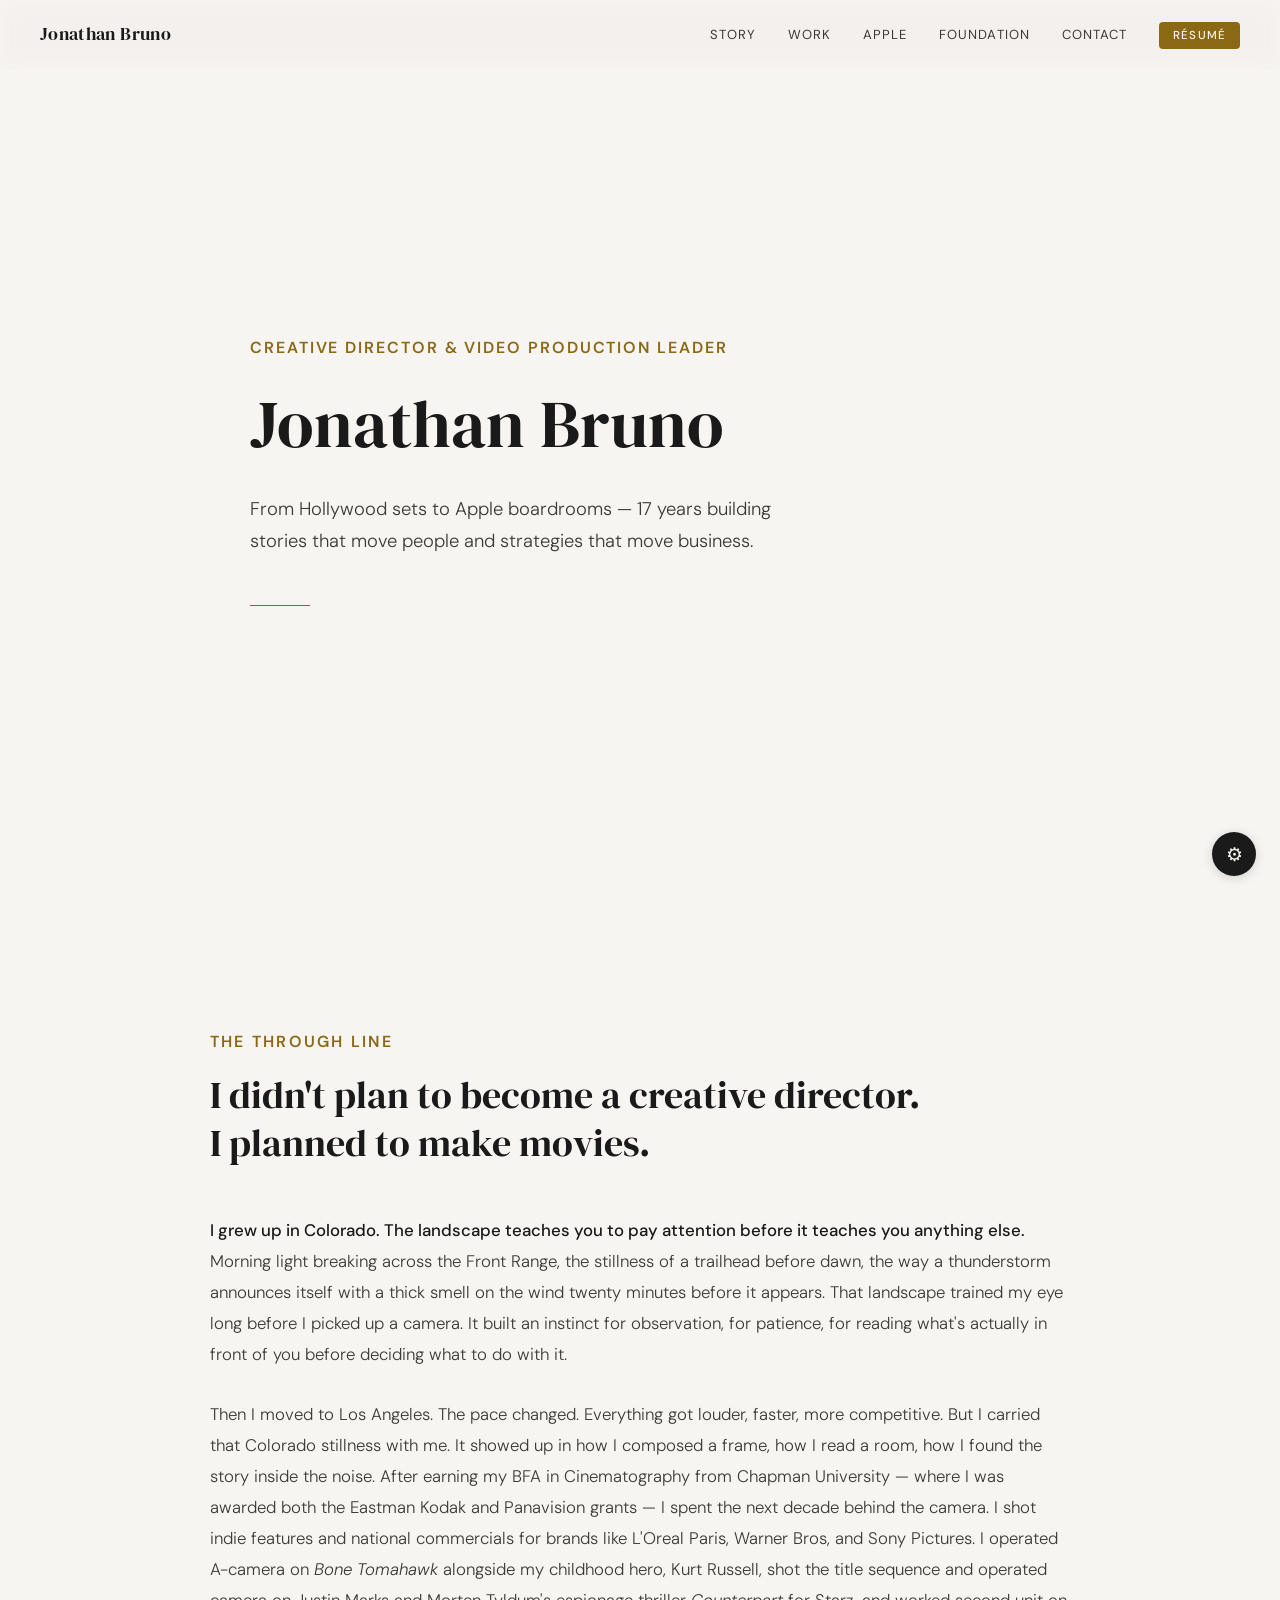
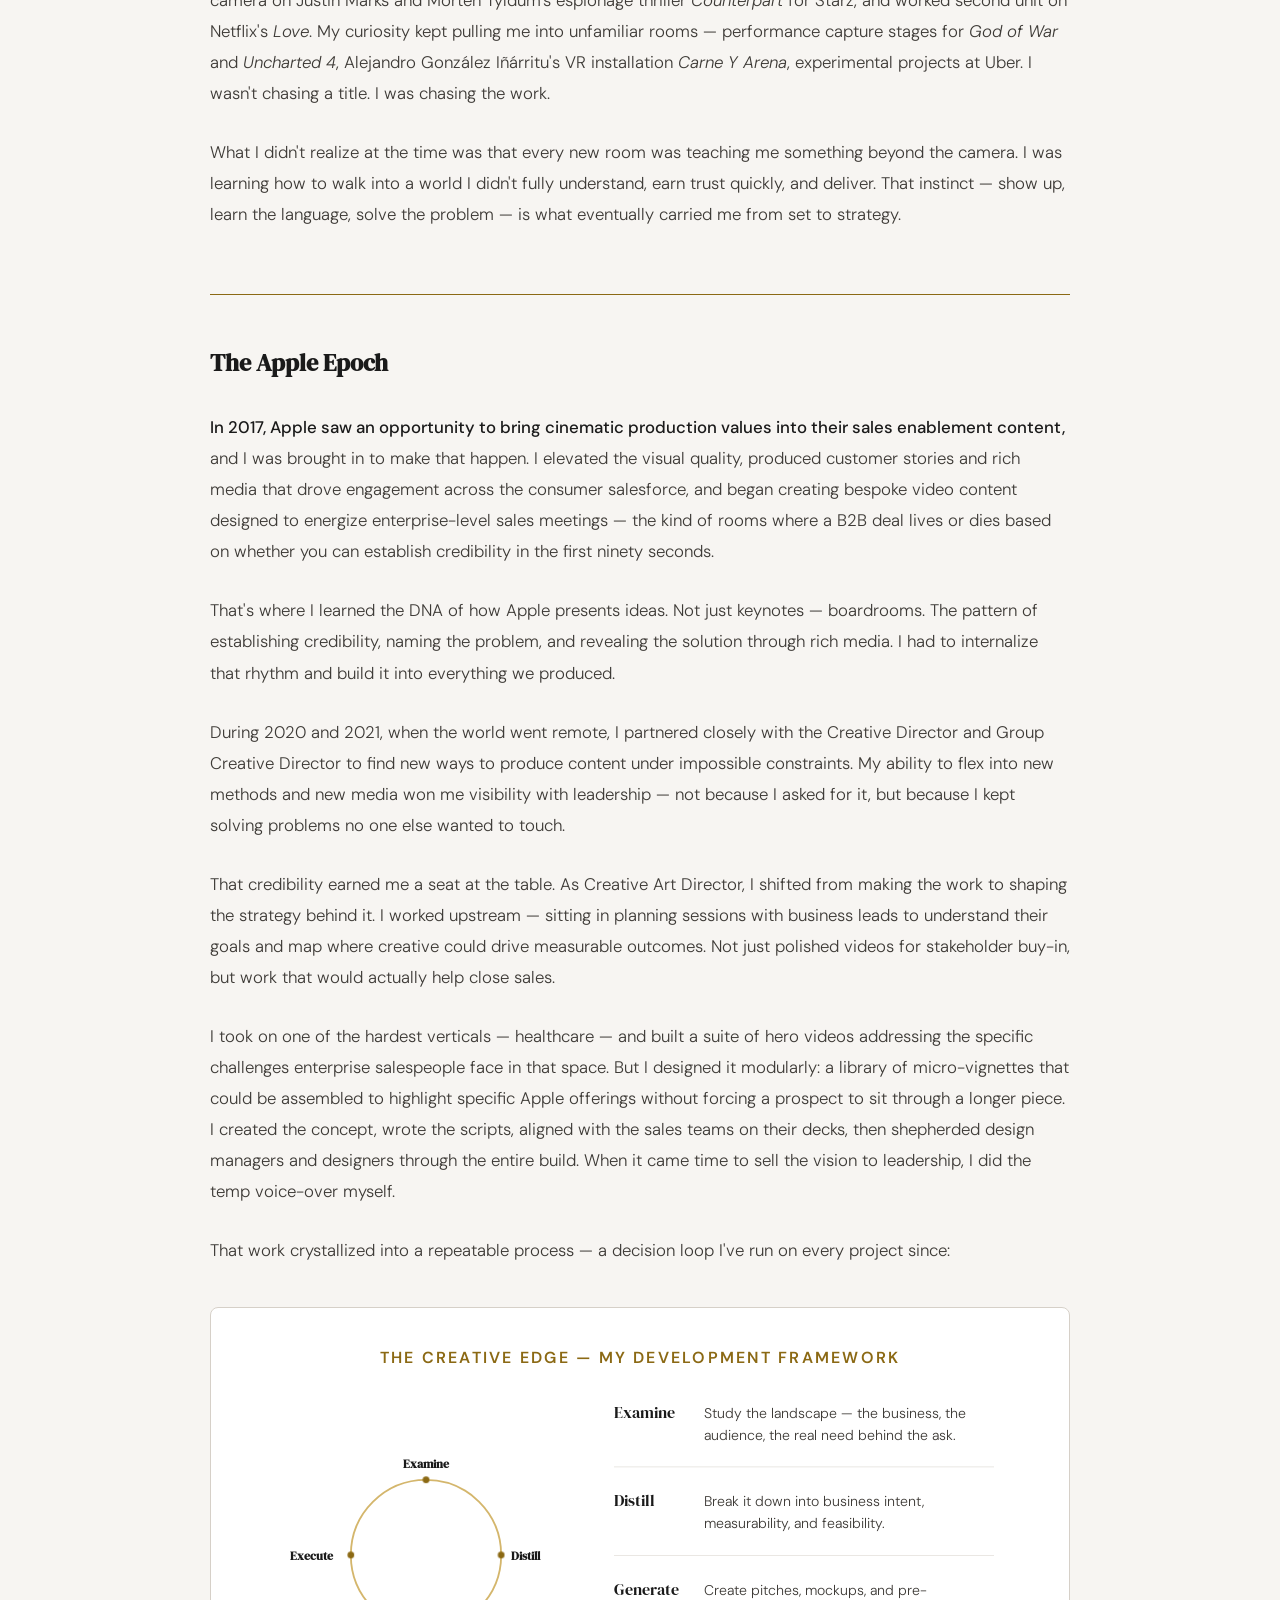
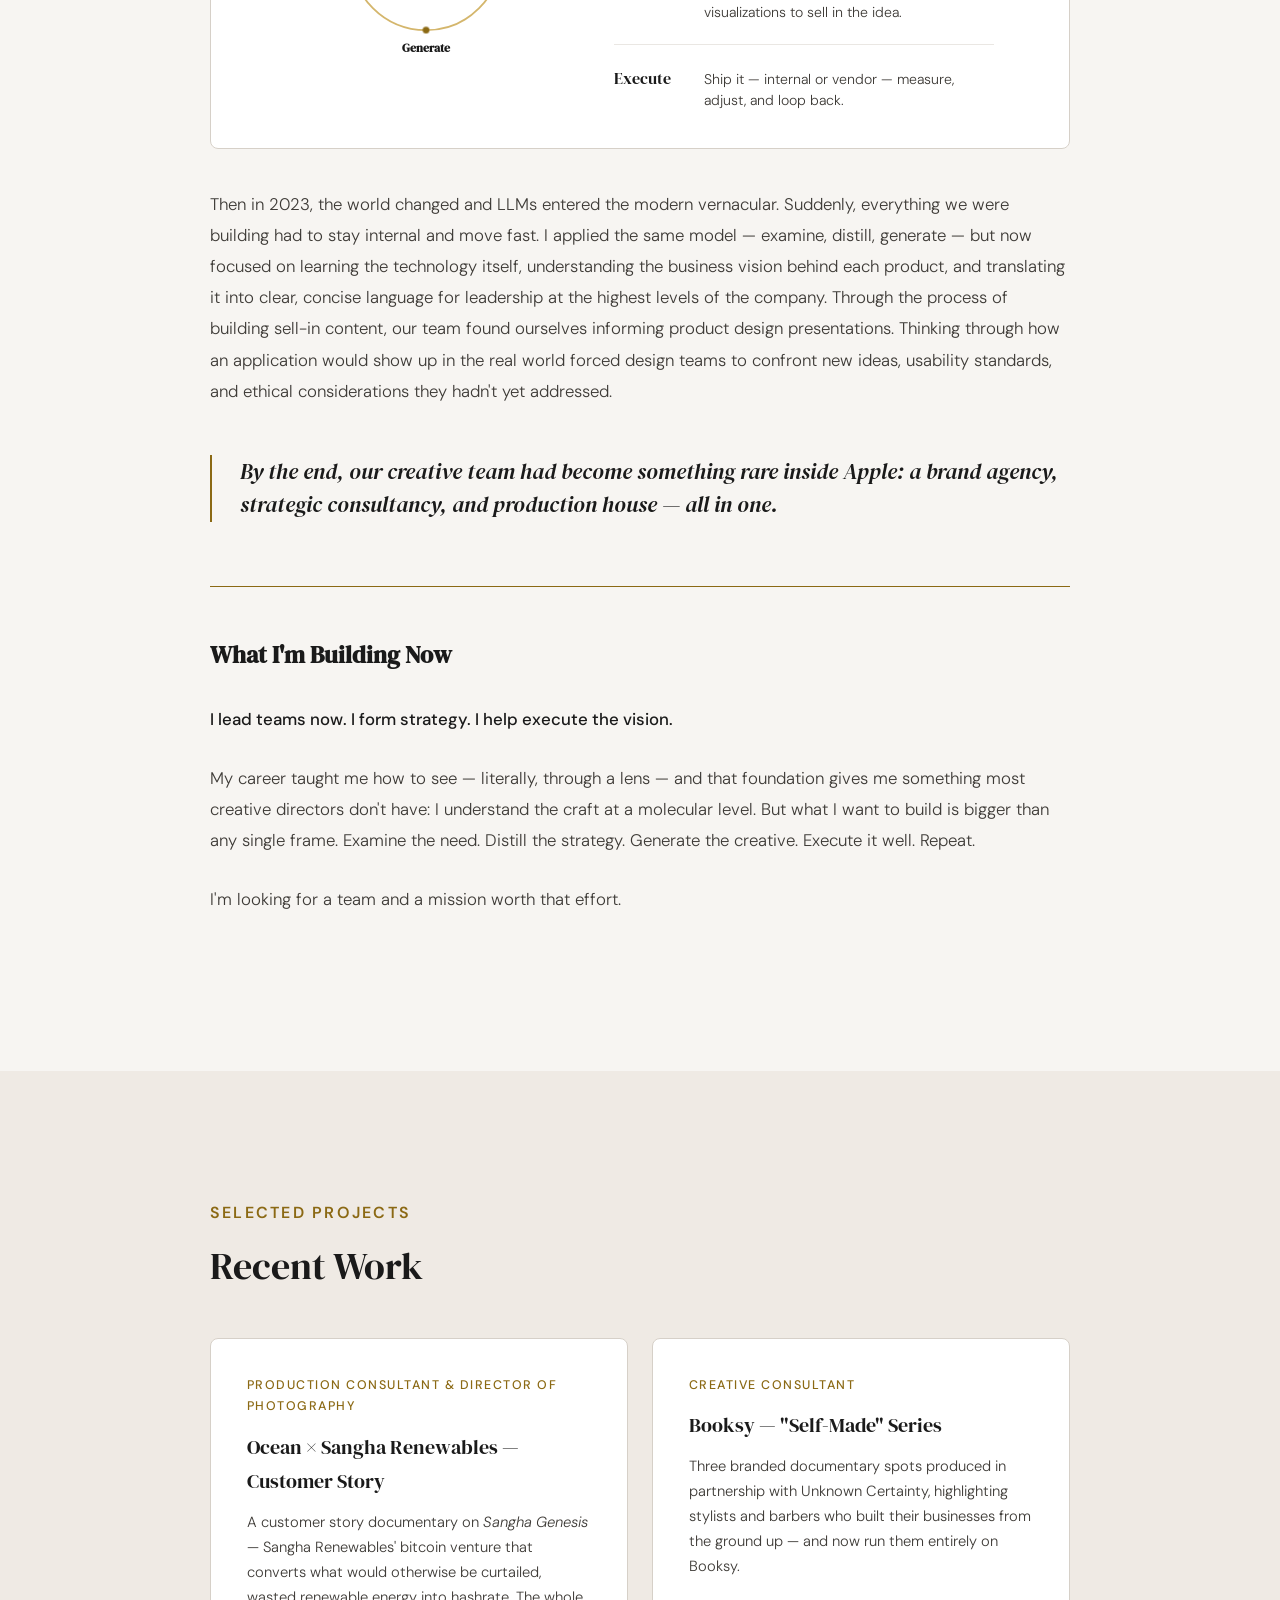
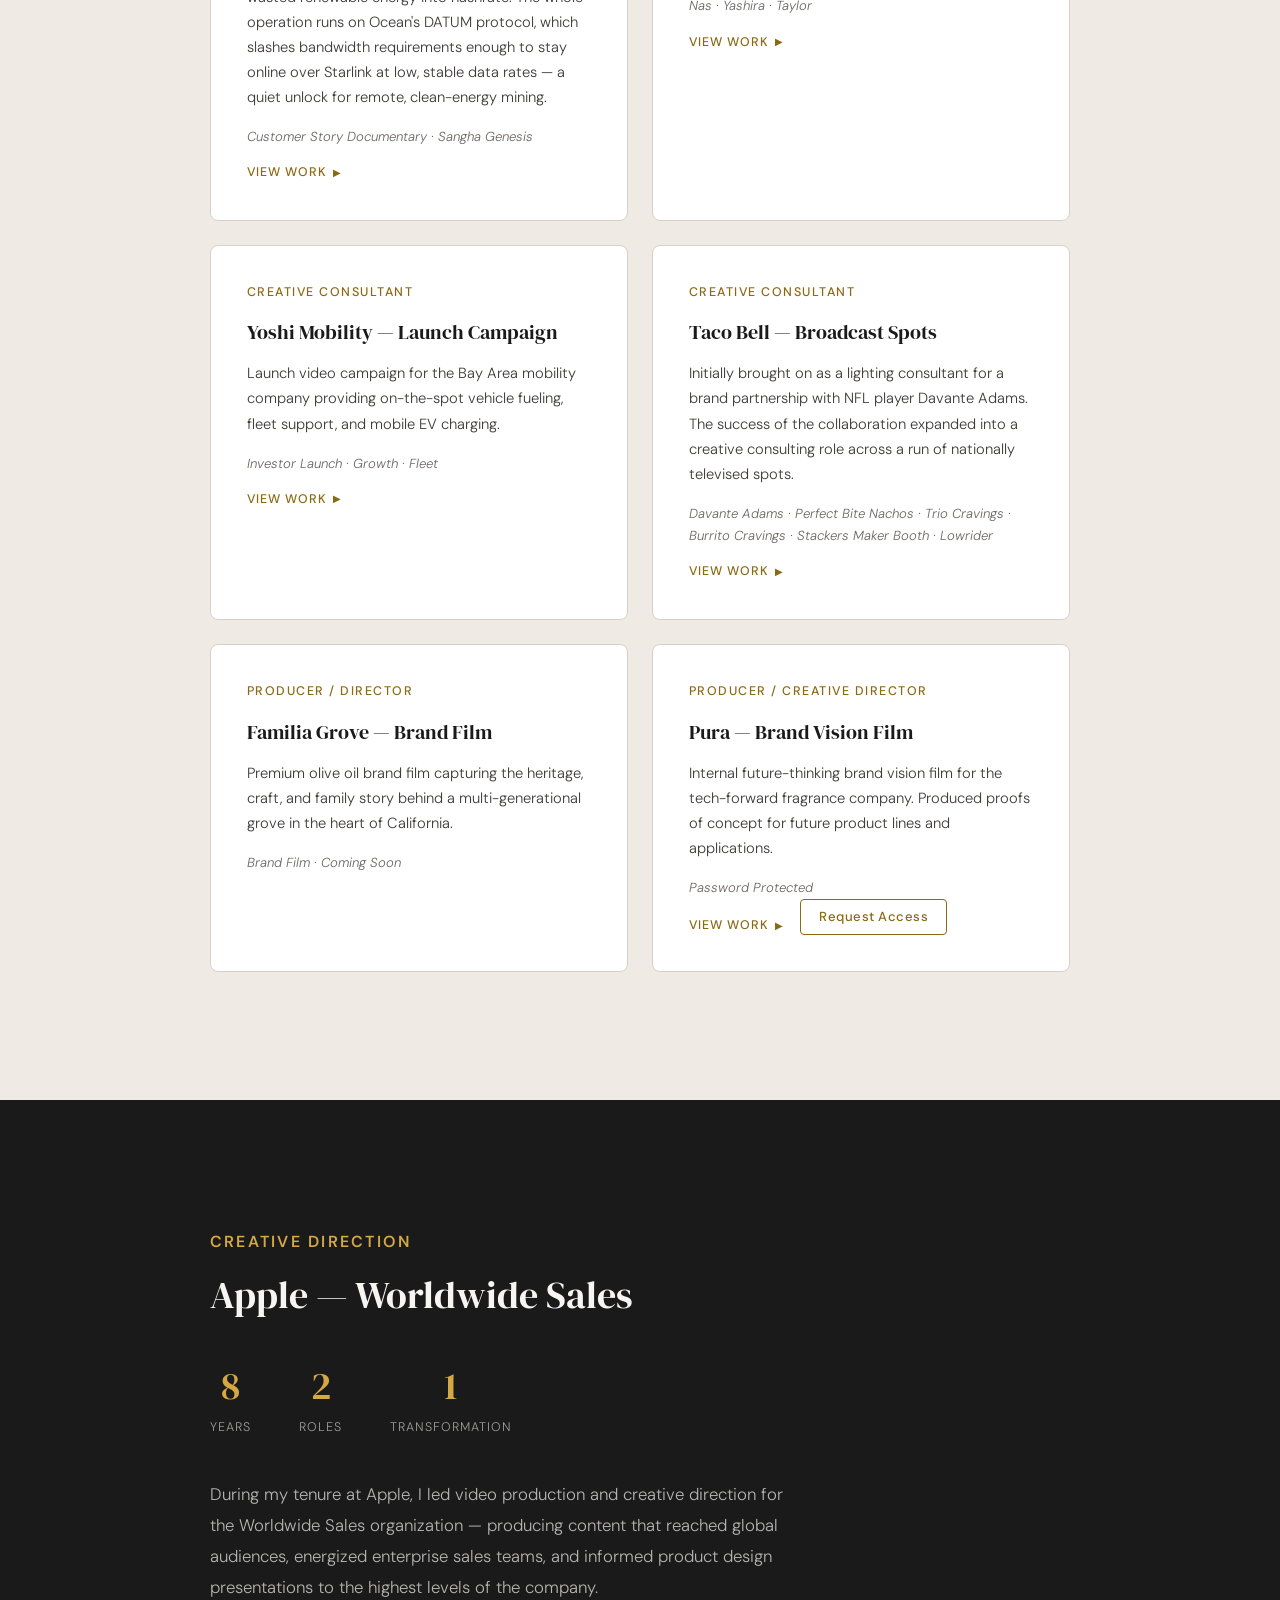
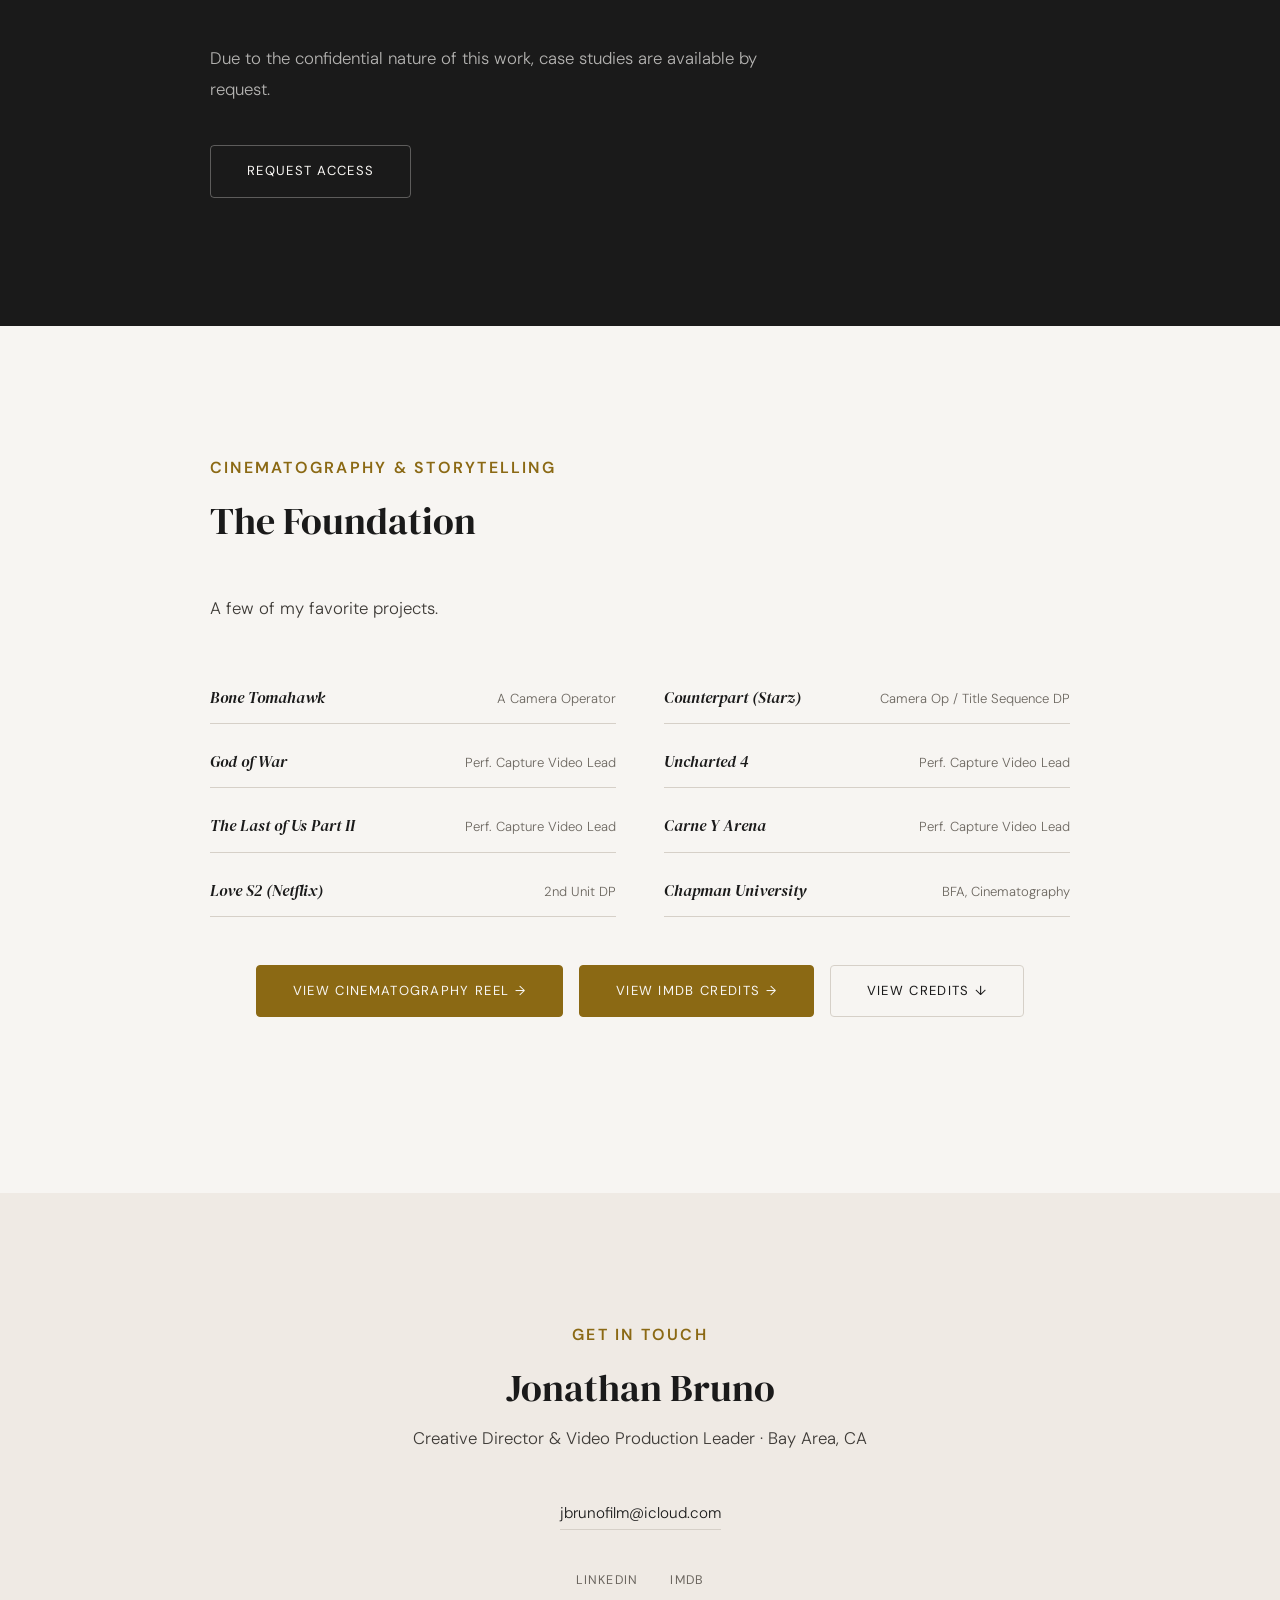
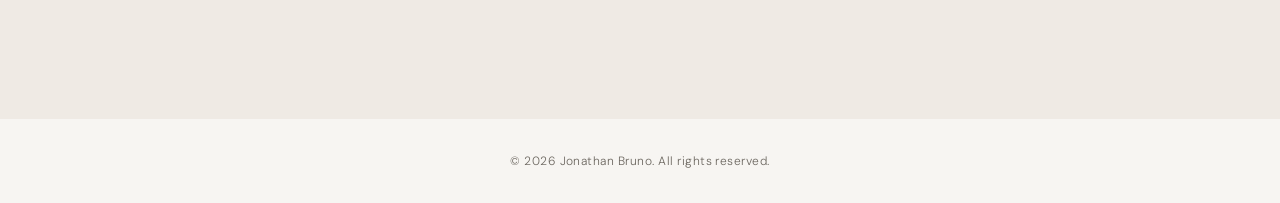
<file: index.html>
<!DOCTYPE html>
<html lang="en" class="no-js">
<head>
<!-- Google tag (gtag.js) -->
<script async src="https://www.googletagmanager.com/gtag/js?id=G-Q516M4SWC6"></script>
<script>
  window.dataLayer = window.dataLayer || [];
  function gtag(){dataLayer.push(arguments);}
  gtag('js', new Date());
  gtag('config', 'G-Q516M4SWC6');
</script>
<script>document.documentElement.classList.remove('no-js');</script>
<meta charset="UTF-8">
<meta name="viewport" content="width=device-width, initial-scale=1.0">
<meta name="color-scheme" content="light dark">
<meta name="supported-color-schemes" content="light dark">
<title>Jonathan Bruno — Creative Director & Video Production Leader</title>
<meta property="og:title" content="Jonathan Bruno — Creative Director & Video Production Leader">
<meta property="og:description" content="From Hollywood sets to Apple boardrooms — 17 years building stories that move people and strategies that move business.">
<meta property="og:image" content="https://jonathan-bruno.com/og-image.png">
<meta property="og:image:width" content="1200">
<meta property="og:image:height" content="630">
<meta property="og:url" content="https://jonathan-bruno.com">
<meta property="og:type" content="website">
<link rel="icon" type="image/svg+xml" href="data:image/svg+xml,%3Csvg xmlns='http://www.w3.org/2000/svg' viewBox='0 0 32 32'%3E%3Crect width='32' height='32' rx='6' fill='%231A1A1A'/%3E%3Ctext x='3' y='23' font-family='Georgia,serif' font-size='20' font-weight='700' fill='%238B6914'%3EJB%3C/text%3E%3C/svg%3E">
<link rel="preconnect" href="https://fonts.googleapis.com">
<link rel="preconnect" href="https://fonts.gstatic.com" crossorigin>
<link href="https://fonts.googleapis.com/css2?family=DM+Sans:ital,opsz,wght@0,9..40,300;0,9..40,400;0,9..40,500;1,9..40,300;1,9..40,400&family=DM+Serif+Display:ital@0;1&display=swap" rel="stylesheet">
<style>
  :root {
    color-scheme: light dark;
    --color-bg: #F7F5F2;
    --color-bg-warm: #EFEAE4;
    --color-bg-dark: #1A1A1A;
    --color-text: #1A1A1A;
    --color-text-secondary: #3D3A36;
    --color-text-light: #6B665F;
    --color-text-on-dark: #F7F5F2;
    --color-accent: #8B6914;
    --color-accent-muted: #D4A843;
    --color-accent-decorative: #B8860B;
    --color-border: #D6D0C8;
    --color-card: #FFFFFF;
    --font-display: 'DM Serif Display', Georgia, serif;
    --font-body: 'DM Sans', -apple-system, sans-serif;
    --max-width: 860px;
    --section-padding: clamp(80px, 10vw, 140px);
  }

  * { margin: 0; padding: 0; box-sizing: border-box; }

  html {
    scroll-behavior: smooth;
    font-size: 16px;
  }

  body {
    font-family: var(--font-body);
    background-color: var(--color-bg);
    color: var(--color-text);
    line-height: 1.7;
    font-weight: 300;
    -webkit-font-smoothing: antialiased;
    -moz-osx-font-smoothing: grayscale;
  }

  ::selection {
    background: var(--color-accent-muted);
    color: var(--color-bg);
  }

  /* ============ NAV ============ */
  nav {
    position: fixed;
    top: 0;
    left: 0;
    right: 0;
    z-index: 100;
    padding: 20px 40px;
    display: flex;
    justify-content: space-between;
    align-items: center;
    background: rgba(247, 245, 242, 0.65);
    backdrop-filter: blur(10px) saturate(1.2) brightness(0.95);
    -webkit-backdrop-filter: blur(10px) saturate(1.2) brightness(0.95);
    border-bottom: none;
    box-shadow: none;
    transition: top 0.3s ease;
  }

  nav::after {
    content: '';
    position: absolute;
    left: 0;
    right: 0;
    bottom: -40px;
    height: 40px;
    background: linear-gradient(to bottom, rgba(247, 245, 242, 0.6), rgba(247, 245, 242, 0));
    pointer-events: none;
  }

  body.banner-dismissed nav {
    top: 0;
  }

  body.mobile-menu-open {
    overflow: hidden;
  }

  body.mobile-menu-open nav {
    z-index: 300;
    top: 0;
  }

  nav.scrolled {
    /* no override needed — frosted glass is always on */
  }

  nav .nav-name {
    font-family: var(--font-display);
    font-size: 1.1rem;
    letter-spacing: 0.02em;
    color: var(--color-text);
    text-decoration: none;
  }

  nav .nav-links {
    display: flex;
    gap: 32px;
    list-style: none;
  }

  nav .nav-links a {
    font-size: 0.82rem;
    font-weight: 400;
    letter-spacing: 0.08em;
    text-transform: uppercase;
    color: var(--color-text-secondary);
    text-decoration: none;
    transition: color 0.3s ease;
  }

  nav .nav-links a:hover {
    color: var(--color-text);
  }

  /* ============ MOBILE MENU ============ */
  .nav-mobile-actions {
    display: none;
    align-items: center;
    gap: 12px;
  }

  .nav-resume-mobile {
    display: none;
  }

  .nav-resume-btn-mobile {
    background: var(--color-accent);
    color: var(--color-bg);
    border: none;
    font-family: var(--font-body);
    font-size: 0.65rem;
    font-weight: 500;
    letter-spacing: 0.08em;
    text-transform: uppercase;
    padding: 6px 12px;
    border-radius: 4px;
    cursor: pointer;
    transition: background 0.2s ease;
  }

  .nav-resume-btn-mobile:hover {
    background: var(--color-accent-muted);
  }

  .nav-hamburger {
    display: none;
    background: none;
    border: none;
    cursor: pointer;
    padding: 4px;
    z-index: 260;
  }

  .nav-hamburger span {
    display: block;
    width: 22px;
    height: 2px;
    background: var(--color-text);
    margin: 5px 0;
    transition: all 0.3s ease;
  }

  .nav-hamburger.open span:nth-child(1) {
    transform: rotate(45deg) translate(5px, 5px);
  }

  .nav-hamburger.open span:nth-child(2) {
    opacity: 0;
  }

  .nav-hamburger.open span:nth-child(3) {
    transform: rotate(-45deg) translate(5px, -5px);
  }

  @media (max-width: 900px) {
    .nav-mobile-actions {
      display: flex;
    }

    .nav-resume-mobile {
      display: block;
    }

    .nav-hamburger {
      display: block;
    }

    /* When mobile menu is open, expand nav to full-screen overlay.
       backdrop-filter on nav creates a containing block that breaks
       position:fixed on children, so we remove it and go solid. */
    body.mobile-menu-open nav {
      top: 0;
      bottom: 0;
      background: var(--color-bg);
      backdrop-filter: none;
      -webkit-backdrop-filter: none;
    }

    nav .nav-links {
      display: none;
      position: absolute;
      top: 0;
      left: 0;
      right: 0;
      bottom: 0;
      background: var(--color-bg);
      flex-direction: column;
      align-items: center;
      justify-content: center;
      gap: 28px;
      z-index: 250;
      padding: 0;
    }

    nav .nav-links.mobile-open {
      display: flex;
    }

    nav .nav-links a {
      font-size: 1.1rem;
      letter-spacing: 0.12em;
    }

    nav .nav-links li {
      list-style: none;
    }

    .nav-resume-btn {
      font-size: 0.85rem;
      padding: 10px 24px;
    }

    .nav-resume-wrap {
      display: none;
    }

    .nav-resume-dropdown {
      position: static;
      box-shadow: none;
      border: 1px solid var(--color-border);
      margin-top: 8px;
    }
  }

  /* ============ NAV RESUME BUTTON ============ */
  .nav-resume-wrap {
    position: relative;
  }

  .nav-resume-btn {
    background: var(--color-accent);
    color: var(--color-bg);
    border: none;
    font-family: var(--font-body);
    font-size: 0.72rem;
    font-weight: 500;
    letter-spacing: 0.1em;
    text-transform: uppercase;
    padding: 6px 14px;
    border-radius: 4px;
    cursor: pointer;
    transition: background 0.2s ease;
  }

  .nav-resume-btn:hover {
    background: var(--color-accent-muted);
  }

  /* ============ RESUME INQUIRY MODAL ============ */
  .resume-modal {
    display: none;
    position: fixed;
    top: 0;
    left: 0;
    width: 100%;
    height: 100%;
    z-index: 500;
    background: rgba(0, 0, 0, 0.85);
    align-items: center;
    justify-content: center;
    padding: 40px;
  }

  .resume-modal.open {
    display: flex;
  }

  .resume-modal-inner {
    width: 100%;
    max-width: 480px;
    background: var(--color-bg);
    border-radius: 10px;
    padding: 40px 36px 36px;
    position: relative;
  }

  .resume-modal-close {
    position: absolute;
    top: 12px;
    right: 16px;
    background: none;
    border: none;
    color: var(--color-text-light);
    font-size: 1.4rem;
    cursor: pointer;
    padding: 4px 8px;
    transition: color 0.2s ease;
    line-height: 1;
  }

  .resume-modal-close:hover {
    color: var(--color-text);
  }

  .resume-modal-title {
    font-family: var(--font-display);
    font-size: 1.4rem;
    color: var(--color-text);
    margin-bottom: 6px;
  }

  .resume-modal-subtitle {
    font-size: 0.85rem;
    color: var(--color-text-light);
    margin-bottom: 28px;
    line-height: 1.5;
  }

  .resume-form-group {
    margin-bottom: 18px;
  }

  .resume-form-group label {
    display: block;
    font-size: 0.72rem;
    font-weight: 500;
    letter-spacing: 0.08em;
    text-transform: uppercase;
    color: var(--color-text-secondary);
    margin-bottom: 6px;
  }

  .resume-form-group input,
  .resume-form-group textarea {
    width: 100%;
    padding: 10px 14px;
    font-family: var(--font-body);
    font-size: 0.9rem;
    color: var(--color-text);
    background: var(--color-bg-warm);
    border: 1px solid var(--color-border);
    border-radius: 6px;
    transition: border-color 0.2s ease;
    outline: none;
  }

  .resume-form-group input:focus,
  .resume-form-group textarea:focus {
    border-color: var(--color-accent);
  }

  .resume-form-group textarea {
    resize: vertical;
    min-height: 70px;
  }

  .resume-form-row {
    display: flex;
    gap: 14px;
  }

  .resume-form-row .resume-form-group {
    flex: 1;
  }

  .resume-form-submit {
    width: 100%;
    padding: 12px;
    margin-top: 8px;
    background: var(--color-accent);
    color: var(--color-bg);
    border: none;
    font-family: var(--font-body);
    font-size: 0.82rem;
    font-weight: 500;
    letter-spacing: 0.08em;
    text-transform: uppercase;
    border-radius: 6px;
    cursor: pointer;
    transition: background 0.2s ease;
  }

  .resume-form-submit:hover {
    background: var(--color-accent-muted);
  }

  /* ============ HERO ============ */
  .hero {
    min-height: 100vh;
    display: flex;
    flex-direction: column;
    justify-content: center;
    padding: 140px 40px 100px;
    max-width: var(--max-width);
    margin: 0 auto;
  }

  .hero-label {
    font-size: 1rem;
    font-weight: 600;
    letter-spacing: 0.12em;
    text-transform: uppercase;
    color: var(--color-accent);
    margin-bottom: 24px;
    opacity: 0;
    transform: translateY(20px);
    animation: fadeUp 0.8s ease 0.2s forwards;
  }

  .hero h1 {
    font-family: var(--font-display);
    font-size: clamp(2.8rem, 5.5vw, 4.2rem);
    font-weight: 400;
    line-height: 1.15;
    color: var(--color-text);
    margin-bottom: 32px;
    opacity: 0;
    transform: translateY(20px);
    animation: fadeUp 0.8s ease 0.4s forwards;
  }

  .hero-sub {
    font-size: 1.15rem;
    font-weight: 300;
    line-height: 1.7;
    color: var(--color-text-secondary);
    max-width: 580px;
    opacity: 0;
    transform: translateY(20px);
    animation: fadeUp 0.8s ease 0.6s forwards;
  }

  .hero-line {
    width: 60px;
    height: 1px;
    background: var(--color-accent);
    margin-top: 48px;
    opacity: 0;
    animation: fadeUp 0.8s ease 0.8s forwards;
  }

  .scroll-hint {
    position: absolute;
    bottom: 40px;
    left: 50%;
    transform: translateX(-50%);
    display: flex;
    flex-direction: column;
    align-items: center;
    gap: 8px;
    opacity: 0;
    animation: fadeUp 0.8s ease 1.2s forwards;
  }

  .scroll-hint span {
    font-size: 0.7rem;
    letter-spacing: 0.12em;
    text-transform: uppercase;
    color: var(--color-text-light);
  }

  .scroll-hint .arrow {
    width: 1px;
    height: 24px;
    background: var(--color-text-light);
    animation: pulse 2s ease infinite;
  }

  /* ============ SECTIONS ============ */
  section {
    padding: var(--section-padding) 40px;
  }

  .section-inner {
    max-width: var(--max-width);
    margin: 0 auto;
  }

  .section-label {
    font-size: 1rem;
    font-weight: 600;
    letter-spacing: 0.14em;
    text-transform: uppercase;
    color: var(--color-accent);
    margin-bottom: 16px;
  }

  .section-title {
    font-family: var(--font-display);
    font-size: clamp(1.8rem, 3.5vw, 2.4rem);
    font-weight: 400;
    line-height: 1.25;
    color: var(--color-text);
    margin-bottom: 48px;
  }

  /* ============ STORY ============ */
  .story-section {
    background: var(--color-bg);
  }

  .story-section p {
    font-size: 1.05rem;
    line-height: 1.85;
    color: var(--color-text-secondary);
    margin-bottom: 28px;
    font-weight: 300;
  }

  .story-section .section-opener {
    color: var(--color-text-secondary);
    font-weight: 300;
  }

  .story-section .section-opener::first-line {
    color: var(--color-text);
    font-weight: 500;
  }

  .story-section .story-heading {
    font-family: var(--font-display);
    font-size: 1.5rem;
    color: var(--color-text);
    margin-top: 64px;
    margin-bottom: 28px;
    padding-top: 48px;
    border-top: 1px solid var(--color-accent);
  }

  .story-section .framework {
    background: var(--color-card);
    border: 1px solid var(--color-border);
    border-radius: 8px;
    padding: 36px 40px;
    margin: 40px 0;
  }

  .framework-title {
    font-size: 1rem;
    font-weight: 600;
    letter-spacing: 0.14em;
    text-transform: uppercase;
    color: var(--color-accent);
    margin-bottom: 28px;
    text-align: center;
  }

  .framework-loop {
    display: flex;
    align-items: center;
    justify-content: center;
    gap: 48px;
    flex-wrap: wrap;
  }

  .framework-circle {
    position: relative;
    width: 280px;
    height: 280px;
    flex-shrink: 0;
  }

  .framework-circle svg {
    width: 100%;
    height: 100%;
  }

  /* Animated ring draw-in */
  .framework-circle .loop-ring {
    fill: none;
    stroke: var(--color-accent-decorative);
    stroke-width: 2.5;
    opacity: 0.6;
    stroke-dasharray: 641;
    stroke-dashoffset: 0;
    transition: none;
  }

  .framework.will-animate .loop-ring {
    stroke-dashoffset: 641;
  }

  .framework.animated .loop-ring {
    animation: drawRing 2s ease-out 0.3s forwards;
  }

  /* Labels fade in sequentially after ring draws */
  .framework-circle .loop-label,
  .framework-circle .loop-dot {
    opacity: 1;
    transition: none;
  }

  .framework.will-animate .loop-label,
  .framework.will-animate .loop-dot {
    opacity: 0;
  }

  .framework.animated .loop-label-discover,
  .framework.animated .loop-dot-discover {
    animation: fadeIn 0.5s ease 1.8s forwards;
  }

  .framework.animated .loop-label-distill,
  .framework.animated .loop-dot-distill {
    animation: fadeIn 0.5s ease 2.2s forwards;
  }

  .framework.animated .loop-label-build,
  .framework.animated .loop-dot-build {
    animation: fadeIn 0.5s ease 2.6s forwards;
  }

  .framework.animated .loop-label-steer,
  .framework.animated .loop-dot-steer {
    animation: fadeIn 0.5s ease 3.0s forwards;
  }

  .framework-circle .loop-center-ring,
  .framework-circle .loop-center-text {
    display: none;
  }

  /* Description items — eyelid reveal one by one after nodes land */
  .framework-desc-item,
  .framework-desc-divider {
    opacity: 1;
    clip-path: inset(0 0);
    transition: none;
  }

  .framework.will-animate .framework-desc-item,
  .framework.will-animate .framework-desc-divider {
    opacity: 0;
    clip-path: inset(50% 0);
  }

  .framework.animated .framework-descriptions > :nth-child(1) {
    animation: eyelidReveal 0.6s cubic-bezier(0.25, 0.46, 0.45, 0.94) 3.4s forwards;
  }
  .framework.animated .framework-descriptions > :nth-child(2) {
    animation: dividerReveal 0.35s ease 3.85s forwards;
  }
  .framework.animated .framework-descriptions > :nth-child(3) {
    animation: eyelidReveal 0.6s cubic-bezier(0.25, 0.46, 0.45, 0.94) 4.0s forwards;
  }
  .framework.animated .framework-descriptions > :nth-child(4) {
    animation: dividerReveal 0.35s ease 4.45s forwards;
  }
  .framework.animated .framework-descriptions > :nth-child(5) {
    animation: eyelidReveal 0.6s cubic-bezier(0.25, 0.46, 0.45, 0.94) 4.6s forwards;
  }
  .framework.animated .framework-descriptions > :nth-child(6) {
    animation: dividerReveal 0.35s ease 5.05s forwards;
  }
  .framework.animated .framework-descriptions > :nth-child(7) {
    animation: eyelidReveal 0.6s cubic-bezier(0.25, 0.46, 0.45, 0.94) 5.2s forwards;
  }

  /* Title */
  .framework .framework-title {
    opacity: 1;
    transition: none;
  }

  .framework.will-animate .framework-title {
    opacity: 0;
  }

  .framework.animated .framework-title {
    animation: fadeIn 0.6s ease 0s forwards;
  }

  @keyframes drawRing {
    to { stroke-dashoffset: 0; }
  }

  @keyframes fadeIn {
    to { opacity: 1; }
  }

  @keyframes eyelidReveal {
    from { clip-path: inset(50% 0); opacity: 0; }
    to   { clip-path: inset(0% 0);  opacity: 1; }
  }

  @keyframes dividerReveal {
    from { clip-path: inset(50% 0); opacity: 0; }
    to   { clip-path: inset(0% 0);  opacity: 0.5; }
  }

  /* Reduced motion override */
  body.reduce-motion .framework .loop-ring,
  body.reduce-motion .framework .loop-label,
  body.reduce-motion .framework .loop-dot,
  body.reduce-motion .framework .framework-title,
  body.reduce-motion .framework .framework-desc-item,
  body.reduce-motion .framework .framework-desc-divider {
    animation: none !important;
    opacity: 1 !important;
    stroke-dashoffset: 0 !important;
    transform: none !important;
    clip-path: none !important;
  }

  .framework-circle .loop-fiber-1,
  .framework-circle .loop-fiber-2 {
    display: none;
  }

  .framework-circle .loop-arrow {
    display: none;
  }

  .framework-circle .loop-label {
    font-family: var(--font-display);
    font-size: 16px;
    font-weight: 700;
    fill: var(--color-text);
    text-anchor: middle;
    dominant-baseline: central;
  }

  .framework-circle .loop-label-distill {
    text-anchor: start;
  }

  .framework-circle .loop-label-steer {
    text-anchor: end;
  }

  .framework-circle .loop-number {
    font-family: var(--font-body);
    font-size: 9px;
    font-weight: 500;
    fill: var(--color-accent);
    text-anchor: middle;
    dominant-baseline: central;
    letter-spacing: 0.05em;
  }

  .framework-descriptions {
    display: flex;
    flex-direction: column;
    gap: 20px;
    max-width: 380px;
  }

  .framework-desc-item {
    display: grid;
    grid-template-columns: 90px 1fr;
    gap: 0;
    align-items: baseline;
  }

  .framework-desc-item strong {
    font-family: var(--font-display);
    font-size: 1rem;
    font-weight: 400;
    color: var(--color-text);
    white-space: nowrap;
  }

  .framework-desc-item span {
    font-size: 0.88rem;
    color: var(--color-text-secondary);
    line-height: 1.55;
  }

  .framework-desc-divider {
    width: 100%;
    height: 1px;
    background: var(--color-border);
    opacity: 0.5;
  }

  @media (max-width: 768px) {
    .framework-loop {
      flex-direction: column;
      align-items: center;
      gap: 32px;
    }
    .framework-circle {
      width: 220px;
      height: 220px;
    }
    .framework-descriptions {
      max-width: 100%;
    }
  }

  .story-section .pullquote {
    font-family: var(--font-display);
    font-size: 1.4rem;
    font-style: italic;
    line-height: 1.5;
    color: var(--color-text);
    border-left: 2px solid var(--color-accent);
    padding-left: 28px;
    margin: 48px 0;
  }

  /* ============ RECENT WORK ============ */
  .work-section {
    background: var(--color-bg-warm);
  }

  .work-grid {
    display: grid;
    grid-template-columns: 1fr 1fr;
    gap: 24px;
    margin-top: 48px;
  }

  .work-card {
    background: var(--color-card);
    border: 1px solid var(--color-border);
    border-radius: 8px;
    padding: 36px;
    transition: transform 0.3s ease, box-shadow 0.3s ease;
  }

  .work-card:hover {
    transform: translateY(-3px);
    box-shadow: 0 8px 32px rgba(0,0,0,0.06);
  }

  .work-card .card-role {
    font-size: 0.78rem;
    font-weight: 500;
    letter-spacing: 0.12em;
    text-transform: uppercase;
    color: var(--color-accent);
    margin-bottom: 12px;
  }

  .work-card h3 {
    font-family: var(--font-display);
    font-size: 1.25rem;
    font-weight: 400;
    color: var(--color-text);
    margin-bottom: 12px;
  }

  .work-card p {
    font-size: 0.92rem;
    line-height: 1.7;
    color: var(--color-text-secondary);
    margin-bottom: 16px;
  }

  .work-card .card-tags {
    font-size: 0.82rem;
    font-style: italic;
    color: var(--color-text-light);
  }

  .work-card.locked {
    position: relative;
  }

  .work-card.locked::after {
    content: '🔒';
    position: absolute;
    top: 20px;
    right: 20px;
    font-size: 0.9rem;
  }

  /* ============ APPLE SECTION ============ */
  .apple-section {
    background: var(--color-bg-dark);
    color: var(--color-text-on-dark);
  }

  .apple-section .section-label {
    color: var(--color-accent-muted);
  }

  .apple-section .section-title {
    color: var(--color-text-on-dark);
  }

  .apple-stats {
    display: flex;
    gap: 48px;
    margin-bottom: 40px;
  }

  .apple-stat {
    text-align: center;
  }

  .apple-stat .number {
    font-family: var(--font-display);
    font-size: 2.4rem;
    color: var(--color-accent-muted);
    display: block;
    line-height: 1;
    margin-bottom: 6px;
  }

  .apple-stat .label {
    font-size: 0.78rem;
    letter-spacing: 0.08em;
    text-transform: uppercase;
    color: rgba(247, 245, 242, 0.6);
  }

  .apple-section p {
    font-size: 1.05rem;
    line-height: 1.85;
    color: rgba(247, 245, 242, 0.7);
    max-width: 600px;
    margin-bottom: 40px;
  }

  .btn {
    display: inline-block;
    font-size: 0.82rem;
    font-weight: 400;
    letter-spacing: 0.1em;
    text-transform: uppercase;
    padding: 14px 36px;
    border: 1px solid;
    border-radius: 4px;
    text-decoration: none;
    transition: all 0.3s ease;
    cursor: pointer;
  }

  .btn-light {
    color: var(--color-text-on-dark);
    border-color: rgba(247, 245, 242, 0.3);
  }

  .btn-light:hover {
    background: var(--color-text-on-dark);
    color: var(--color-bg-dark);
  }

  .btn-dark {
    color: var(--color-text);
    border-color: var(--color-border);
  }

  .btn-dark:hover {
    background: var(--color-text);
    color: var(--color-bg);
  }

  /* ============ FOUNDATION ============ */
  .foundation-section {
    background: var(--color-bg);
  }

  .foundation-section p.intro {
    font-size: 1.05rem;
    line-height: 1.85;
    color: var(--color-text-secondary);
    max-width: 600px;
    margin-bottom: 48px;
  }

  .credits-grid {
    display: grid;
    grid-template-columns: 1fr 1fr;
    gap: 12px 48px;
    margin-bottom: 48px;
  }

  .credit-item {
    display: flex;
    justify-content: space-between;
    align-items: baseline;
    padding: 12px 0;
    border-bottom: 1px solid var(--color-border);
  }

  .credit-item .credit-title {
    font-family: var(--font-display);
    font-size: 1rem;
    font-style: italic;
    color: var(--color-text);
  }

  .credit-item .credit-role {
    font-size: 0.82rem;
    color: var(--color-text-light);
    white-space: nowrap;
    margin-left: 16px;
  }

  .btn-accent {
    color: var(--color-bg);
    background: var(--color-accent);
    border-color: var(--color-accent);
  }

  .btn-accent:hover {
    background: var(--color-accent-muted);
    border-color: var(--color-accent-muted);
  }

  .foundation-buttons {
    display: flex;
    justify-content: center;
    gap: 16px;
    flex-wrap: wrap;
    max-width: 100%;
  }

  .credits-and-buttons {
    display: grid;
    grid-template-columns: 1fr 1fr;
    gap: 12px 48px;
    margin-bottom: 48px;
  }

  .credits-and-buttons .foundation-buttons {
    grid-column: 1 / -1;
    margin-top: 36px;
    margin-bottom: 0;
  }

  /* ============ CINEMATOGRAPHY CV CARDS ============ */
  .credits-expand-section {
    max-height: 0;
    overflow: hidden;
    transition: max-height 0.8s cubic-bezier(0.4, 0, 0.2, 1), margin 0.4s ease;
    margin-top: 0;
  }

  .credits-expand-section.open {
    max-height: 3000px;
    margin-top: 48px;
  }

  .credit-card {
    display: flex;
    gap: 0;
    background: var(--color-card);
    border: 1px solid var(--color-border);
    border-radius: 8px;
    overflow: hidden;
    transition: transform 0.3s ease, box-shadow 0.3s ease;
  }

  .credit-card:hover {
    transform: translateY(-2px);
    box-shadow: 0 8px 32px rgba(0, 0, 0, 0.06);
  }

  .credit-card + .credit-card {
    margin-top: 20px;
  }

  .credit-card-image {
    width: 280px;
    min-height: 200px;
    flex-shrink: 0;
    background: var(--color-bg-warm);
    display: flex;
    align-items: center;
    justify-content: center;
    background-size: cover;
    background-position: center;
  }

  .credit-card-image .image-placeholder-label {
    font-family: var(--font-display);
    font-size: 0.88rem;
    font-style: italic;
    color: var(--color-text-light);
    opacity: 0.4;
    text-align: center;
    padding: 20px;
  }

  .credit-card-details {
    padding: 28px 32px;
    display: flex;
    flex-direction: column;
    justify-content: center;
  }

  .credit-card-role {
    font-size: 0.72rem;
    font-weight: 500;
    letter-spacing: 0.12em;
    text-transform: uppercase;
    color: var(--color-accent);
    margin-bottom: 6px;
  }

  .credit-card-details h3 {
    font-family: var(--font-display);
    font-size: 1.2rem;
    font-weight: 400;
    color: var(--color-text);
    margin-bottom: 6px;
  }

  .credit-card-meta {
    font-size: 0.82rem;
    color: var(--color-text-light);
    margin-bottom: 12px;
  }

  .credit-card-details p {
    font-size: 0.9rem;
    line-height: 1.7;
    color: var(--color-text-secondary);
    margin-bottom: 14px;
    font-weight: 300;
  }

  .credit-card-awards {
    display: flex;
    flex-wrap: wrap;
    gap: 8px;
  }

  .award-badge {
    display: inline-block;
    font-size: 0.68rem;
    font-weight: 500;
    letter-spacing: 0.06em;
    text-transform: uppercase;
    color: var(--color-accent);
    background: rgba(139, 105, 20, 0.08);
    border: 1px solid rgba(139, 105, 20, 0.2);
    padding: 4px 10px;
    border-radius: 3px;
  }

  .credits-view-all {
    text-align: center;
    margin-top: 32px;
  }

  @media (max-width: 768px) {
    .credit-card {
      flex-direction: column;
    }

    .credit-card-image {
      width: 100%;
      min-height: 220px;
    }

    .credit-card[data-project="cya"] .credit-card-image {
      background-position: center 10% !important;
    }

    .credit-card-details {
      padding: 24px;
    }

    .credit-card-details h3 {
      font-size: 1.1rem;
    }
  }

  @media (max-width: 480px) {
    .credit-card-image {
      min-height: 180px;
    }

    .credit-card-details {
      padding: 20px;
    }

    .credit-card-details h3 {
      font-size: 1rem;
    }

    .credit-card-details p {
      font-size: 0.85rem;
    }

    .award-badge {
      font-size: 0.62rem;
      padding: 3px 8px;
    }
  }

  /* ============ EXPANDABLE WORK CARDS ============ */
  .work-card.expandable {
    cursor: pointer;
  }

  .work-card.expandable .card-toggle {
    display: inline-flex;
    align-items: center;
    gap: 6px;
    font-size: 0.78rem;
    font-weight: 500;
    letter-spacing: 0.08em;
    text-transform: uppercase;
    color: var(--color-accent);
    margin-top: 16px;
    cursor: pointer;
    background: none;
    border: none;
    padding: 0;
    font-family: var(--font-body);
  }

  .work-card.expandable .card-toggle .toggle-arrow {
    transition: transform 0.3s ease;
    font-size: 0.65rem;
  }

  .work-card.expanded .card-toggle .toggle-arrow {
    transform: rotate(90deg);
  }

  .work-card.expanded {
    grid-column: 1 / -1;
    max-width: 100%;
  }

  .card-expanded-content {
    display: none;
    margin-top: 24px;
    padding-top: 24px;
    border-top: 1px solid var(--color-border);
    max-width: 860px;
  }

  .work-card.expanded .card-expanded-content {
    display: block;
  }

  .card-video-nav {
    display: flex;
    gap: 8px;
    margin-bottom: 20px;
    flex-wrap: wrap;
  }

  .card-video-nav button {
    background: var(--color-bg-warm);
    border: 1px solid var(--color-border);
    border-radius: 6px;
    padding: 8px 16px;
    font-family: var(--font-body);
    font-size: 0.82rem;
    color: var(--color-text-secondary);
    cursor: pointer;
    transition: all 0.2s ease;
  }

  .card-video-nav button:hover {
    border-color: var(--color-accent);
    color: var(--color-text);
  }

  .card-video-nav button.active {
    background: var(--color-accent);
    border-color: var(--color-accent);
    color: var(--color-bg);
  }

  .card-video-player {
    position: relative;
    width: 100%;
    padding-bottom: 56.25%;
    margin-bottom: 16px;
    border-radius: 8px;
    overflow: hidden;
    background: #000;
  }

  .card-video-player iframe {
    position: absolute;
    top: 0;
    left: 0;
    width: 100%;
    height: 100%;
    border: none;
  }

  .card-video-title {
    font-family: var(--font-display);
    font-size: 0.95rem;
    color: var(--color-text);
    margin-bottom: 20px;
  }

  .card-photos {
    display: flex;
    gap: 8px;
    overflow-x: auto;
    padding-bottom: 8px;
    -webkit-overflow-scrolling: touch;
  }

  .card-photos img {
    height: 140px;
    width: auto;
    border-radius: 4px;
    object-fit: cover;
    flex-shrink: 0;
  }

  /* ============ CONTACT ============ */
  .contact-section {
    background: var(--color-bg-warm);
    text-align: center;
  }

  .contact-section .section-title {
    margin-bottom: 12px;
  }

  .contact-subtitle {
    font-size: 1.05rem;
    color: var(--color-text-secondary);
    margin-bottom: 48px;
  }

  .contact-info {
    display: flex;
    justify-content: center;
    gap: 48px;
    flex-wrap: wrap;
    margin-bottom: 40px;
  }

  .contact-info a {
    font-size: 0.95rem;
    color: var(--color-text);
    text-decoration: none;
    border-bottom: 1px solid var(--color-border);
    padding-bottom: 2px;
    transition: border-color 0.3s ease;
  }

  .contact-info a:hover {
    border-color: var(--color-accent);
  }

  .contact-links {
    display: flex;
    justify-content: center;
    gap: 32px;
  }

  .contact-links a {
    font-size: 0.78rem;
    font-weight: 400;
    letter-spacing: 0.1em;
    text-transform: uppercase;
    color: var(--color-text-light);
    text-decoration: none;
    transition: color 0.3s ease;
  }

  .contact-links a:hover {
    color: var(--color-accent);
  }

  /* ============ PASSWORD GATE ============ */
  .pura-gate-inner {
    padding: 8px 0;
  }

  .pura-gate-label {
    display: block;
    font-size: 0.82rem;
    color: var(--color-text-light);
    margin-bottom: 12px;
  }

  .pura-gate-input {
    display: flex;
    gap: 8px;
    max-width: 300px;
  }

  .pura-gate-input input {
    flex: 1;
    padding: 10px 14px;
    border: 1px solid var(--color-border);
    border-radius: 4px;
    font-family: var(--font-body);
    font-size: 0.88rem;
    background: var(--color-bg);
    color: var(--color-text);
    outline: none;
    transition: border-color 0.2s ease;
  }

  .pura-gate-input input:focus {
    border-color: var(--color-accent);
  }

  .pura-gate-btn {
    padding: 10px 16px;
    background: var(--color-accent);
    color: var(--color-bg);
    border: none;
    border-radius: 4px;
    font-size: 1rem;
    cursor: pointer;
    transition: background 0.2s ease;
  }

  .pura-gate-btn:hover {
    background: var(--color-accent-decorative);
  }

  .pura-actions {
    display: flex;
    align-items: center;
    gap: 16px;
    flex-wrap: wrap;
  }

  .pura-request-btn {
    display: inline-block;
    padding: 6px 18px;
    font-family: var(--font-body);
    font-size: 0.82rem;
    font-weight: 500;
    letter-spacing: 0.04em;
    color: var(--color-accent);
    border: 1px solid var(--color-accent);
    border-radius: 4px;
    text-decoration: none;
    transition: background 0.2s ease, color 0.2s ease;
    cursor: pointer;
  }

  .pura-request-btn:hover {
    background: var(--color-accent);
    color: var(--color-bg);
  }

  .pura-gate-error {
    font-size: 0.78rem;
    color: #b44;
    margin-top: 8px;
    min-height: 1.2em;
  }

  /* ============ CINEMATOGRAPHY REEL MODAL ============ */
  .reel-modal {
    display: none;
    position: fixed;
    top: 0;
    left: 0;
    width: 100%;
    height: 100%;
    z-index: 500;
    background: rgba(0, 0, 0, 0.92);
    align-items: center;
    justify-content: center;
    padding: 40px;
  }

  .reel-modal.open {
    display: flex;
  }

  .reel-modal-inner {
    width: 100%;
    max-width: 1100px;
    position: relative;
  }

  .reel-modal-close {
    position: absolute;
    top: -44px;
    right: 0;
    background: none;
    border: none;
    color: rgba(255, 255, 255, 0.6);
    font-size: 1.5rem;
    cursor: pointer;
    padding: 4px 8px;
    transition: color 0.2s ease;
  }

  .reel-modal-close:hover {
    color: #fff;
  }

  .reel-modal-player {
    position: relative;
    width: 100%;
    padding-bottom: 56.25%;
    border-radius: 8px;
    overflow: hidden;
    background: #000;
  }

  .reel-modal-player iframe {
    position: absolute;
    top: 0;
    left: 0;
    width: 100%;
    height: 100%;
    border: none;
  }

  @media (max-width: 768px) {
    .reel-modal { padding: 20px; }
    .reel-modal-close { top: -36px; font-size: 1.2rem; }
  }

  @media (max-width: 768px) {
    .resume-modal { padding: 20px; }
    .resume-modal-inner { padding: 32px 24px 28px; }
    .resume-form-row { flex-direction: column; gap: 0; }
  }

  /* ============ FOOTER ============ */
  footer {
    padding: 32px 40px;
    text-align: center;
    font-size: 0.75rem;
    color: var(--color-text-light);
    letter-spacing: 0.04em;
  }

  /* ============ EM-DASH BANNER ============ */
  .emdash-banner {
    background: var(--color-bg-dark);
    color: var(--color-text-on-dark);
    position: fixed;
    top: 0;
    left: 0;
    right: 0;
    z-index: 200;
  }

  .emdash-banner.dismissed {
    display: none;
  }

  .emdash-banner-header {
    display: flex;
    align-items: center;
    justify-content: space-between;
    padding: 10px 24px;
    cursor: pointer;
    max-width: 900px;
    margin: 0 auto;
    touch-action: manipulation;
  }

  .emdash-banner-title {
    font-family: var(--font-display);
    font-style: italic;
    font-size: 0.85rem;
    color: var(--color-accent-muted);
  }

  .emdash-banner-controls {
    display: flex;
    align-items: center;
    gap: 12px;
  }

  .emdash-expand {
    background: none;
    border: none;
    color: var(--color-accent-muted);
    font-size: 1.1rem;
    cursor: pointer;
    padding: 0;
    width: 44px;
    height: 44px;
    display: flex;
    align-items: center;
    justify-content: center;
    transition: transform 0.3s ease;
    touch-action: manipulation;
  }

  .emdash-banner.open .emdash-expand {
    transform: rotate(45deg);
  }

  .emdash-close {
    background: none;
    border: none;
    color: rgba(247, 245, 242, 0.3);
    font-size: 0.85rem;
    cursor: pointer;
    padding: 0;
    width: 44px;
    height: 44px;
    display: flex;
    align-items: center;
    justify-content: center;
    transition: color 0.2s ease;
    touch-action: manipulation;
  }

  .emdash-close:hover {
    color: var(--color-text-on-dark);
  }

  .emdash-expand,
  .emdash-close,
  .emdash-banner-header,
  .a11y-toggle {
    -webkit-tap-highlight-color: transparent;
  }

  .emdash-banner-body {
    max-height: 0;
    overflow: hidden;
    transition: max-height 0.4s ease, padding 0.4s ease;
    padding: 0 24px;
  }

  .emdash-banner.open .emdash-banner-body {
    max-height: 500px;
    padding: 0 24px 14px;
  }

  .emdash-banner-text {
    color: rgba(247, 245, 242, 0.75);
    font-size: 0.82rem;
    line-height: 1.6;
    max-width: 900px;
  }

  /* ============ ACCESSIBILITY PANEL ============ */
  .a11y-toggle {
    position: fixed;
    bottom: 24px;
    right: 24px;
    z-index: 200;
    width: 44px;
    height: 44px;
    border-radius: 50%;
    background: var(--color-bg-dark);
    color: var(--color-text-on-dark);
    border: none;
    cursor: pointer;
    display: flex;
    align-items: center;
    justify-content: center;
    font-size: 1.2rem;
    box-shadow: 0 2px 12px rgba(0,0,0,0.15);
    transition: transform 0.2s ease;
    touch-action: manipulation;
  }

  .a11y-toggle:hover {
    transform: scale(1.1);
  }

  .a11y-panel {
    position: fixed;
    bottom: 80px;
    right: 24px;
    z-index: 200;
    background: var(--color-card);
    border: 1px solid var(--color-border);
    border-radius: 12px;
    padding: 24px;
    width: 260px;
    box-shadow: 0 8px 32px rgba(0,0,0,0.12);
    display: none;
    font-size: 0.88rem;
  }

  .a11y-panel.open {
    display: block;
  }

  .a11y-panel h4 {
    font-family: var(--font-display);
    font-size: 1rem;
    margin-bottom: 16px;
    color: var(--color-text);
  }

  .a11y-option {
    display: flex;
    justify-content: space-between;
    align-items: center;
    padding: 10px 0;
    border-bottom: 1px solid var(--color-border);
  }

  .a11y-option:last-child {
    border-bottom: none;
  }

  .a11y-option label {
    color: var(--color-text-secondary);
    cursor: pointer;
  }

  .a11y-switch {
    position: relative;
    width: 40px;
    height: 22px;
    appearance: none;
    background: var(--color-border);
    border-radius: 11px;
    cursor: pointer;
    transition: background 0.3s ease;
    border: none;
  }

  .a11y-switch::after {
    content: '';
    position: absolute;
    top: 2px;
    left: 2px;
    width: 18px;
    height: 18px;
    background: white;
    border-radius: 50%;
    transition: transform 0.3s ease;
  }

  .a11y-switch:checked {
    background: var(--color-accent);
  }

  .a11y-switch:checked::after {
    transform: translateX(18px);
  }

  /* Skip to content */
  .skip-link {
    position: absolute;
    top: -100px;
    left: 50%;
    transform: translateX(-50%);
    background: var(--color-bg-dark);
    color: var(--color-text-on-dark);
    padding: 12px 24px;
    border-radius: 0 0 8px 8px;
    font-size: 0.88rem;
    z-index: 300;
    transition: top 0.3s ease;
  }

  .skip-link:focus {
    top: 0;
  }

  /* ============ HIGH CONTRAST MODE ============ */
  body.high-contrast {
    --color-bg: #FFFFFF;
    --color-bg-warm: #F0F0F0;
    --color-text: #000000;
    --color-text-secondary: #333333;
    --color-text-light: #444444;
    --color-accent: #6B4F0E;
    --color-accent-decorative: #6B4F0E;
    --color-border: #999999;
    --color-card: #FFFFFF;
  }

  body.high-contrast nav {
    background: rgba(255, 255, 255, 0.95);
  }

  body.high-contrast .apple-section p {
    color: rgba(255, 255, 255, 0.85);
  }

  body.high-contrast .apple-stat .label {
    color: rgba(255, 255, 255, 0.8);
  }

  @media (prefers-color-scheme: dark) {
    body.high-contrast {
      --color-bg: #000000;
      --color-bg-warm: #1C1C1E;
      --color-text: #FFFFFF;
      --color-text-secondary: #E5E5E5;
      --color-text-light: #CCCCCC;
      --color-accent: #E8C563;
      --color-accent-decorative: #E8C563;
      --color-border: #666666;
      --color-card: #1C1C1E;
    }

    body.high-contrast nav {
      background: rgba(0, 0, 0, 0.95);
    }
  }

  /* ============ LARGE TEXT MODE ============ */
  body.large-text {
    font-size: 20px;
  }

  body.large-text .hero h1 {
    font-size: clamp(3.2rem, 6vw, 4.8rem);
  }

  body.large-text .section-title {
    font-size: clamp(2.2rem, 4vw, 2.8rem);
  }

  body.large-text .story-section p,
  body.large-text .apple-section p,
  body.large-text .foundation-section p.intro,
  body.large-text .contact-subtitle {
    font-size: 1.25rem;
  }

  body.large-text .hero-sub {
    font-size: 1.35rem;
  }

  body.large-text .hero-label,
  body.large-text .section-label,
  body.large-text .framework-title,
  body.large-text .work-card .card-role {
    font-size: 0.95rem;
  }

  body.large-text .work-card h3 {
    font-size: 1.45rem;
  }

  body.large-text .work-card p {
    font-size: 1.1rem;
  }

  body.large-text .work-card .card-tags {
    font-size: 1rem;
  }

  body.large-text .framework-desc-item strong {
    font-size: 1.15rem;
  }

  body.large-text .framework-desc-item span {
    font-size: 1.02rem;
  }

  body.large-text .story-heading {
    font-size: 1.75rem;
  }

  body.large-text .pullquote {
    font-size: 1.6rem;
  }

  body.large-text .credit-item .credit-title {
    font-size: 1.15rem;
  }

  body.large-text .credit-item .credit-role {
    font-size: 0.95rem;
  }

  body.large-text .apple-stat .number {
    font-size: 2.8rem;
  }

  body.large-text .apple-stat .label {
    font-size: 0.92rem;
  }

  body.large-text nav .nav-links a {
    font-size: 0.92rem;
  }

  body.large-text .btn {
    font-size: 0.95rem;
    padding: 16px 40px;
  }

  body.large-text .contact-info a {
    font-size: 1.1rem;
  }

  body.large-text .contact-links a {
    font-size: 0.92rem;
  }

  /* Large text + mobile adjustments */
  @media (max-width: 768px) {
    body.large-text .hero {
      padding-top: 160px;
    }
    body.large-text .hero h1 {
      font-size: clamp(2rem, 7vw, 2.8rem);
    }
    body.large-text .hero-sub {
      font-size: 1.1rem;
    }
    body.large-text nav .nav-links a {
      font-size: 1.1rem;
    }
  }

  /* ============ REDUCED MOTION ============ */
  body.reduce-motion *,
  body.reduce-motion *::before,
  body.reduce-motion *::after {
    animation-duration: 0.001ms !important;
    transition-duration: 0.001ms !important;
  }

  body.reduce-motion .reveal.will-animate {
    opacity: 1 !important;
    transform: none !important;
  }

  body.reduce-motion {
    scroll-behavior: auto !important;
  }

  html:has(body.reduce-motion) {
    scroll-behavior: auto !important;
  }

  @media (prefers-reduced-motion: reduce) {
    html {
      scroll-behavior: auto !important;
    }
    *, *::before, *::after {
      animation-duration: 0.001ms !important;
      animation-delay: 0ms !important;
      transition-duration: 0.001ms !important;
    }
    .reveal.will-animate {
      opacity: 1 !important;
      transform: none !important;
    }
    .framework.will-animate .framework-desc-item,
    .framework.will-animate .framework-desc-divider {
      clip-path: none !important;
      opacity: 1 !important;
    }
  }

  @media (prefers-contrast: more) {
    :root {
      --color-bg: #FFFFFF;
      --color-text: #000000;
      --color-text-secondary: #333333;
      --color-text-light: #444444;
      --color-accent: #6B4F0E;
      --color-border: #999999;
    }
  }

  /* ============ DARK MODE ============ */
  @media (prefers-color-scheme: dark) {
    :root {
      --color-bg: #1C1C1E;
      --color-bg-warm: #2C2C2E;
      --color-bg-dark: #000000;
      --color-text: #F5F5F7;
      --color-text-secondary: #D1D1D6;
      --color-text-light: #98989D;
      --color-text-on-dark: #F5F5F7;
      --color-accent: #D4A843;
      --color-accent-muted: #E8C563;
      --color-accent-decorative: #D4A843;
      --color-border: #3A3A3C;
      --color-card: #2C2C2E;
    }

    nav {
      background: rgba(28, 28, 30, 0.75);
    }

    nav::after {
      background: linear-gradient(to bottom, rgba(28, 28, 30, 0.6), rgba(28, 28, 30, 0));
    }

    .apple-section {
      background: #000000;
    }

    .apple-stat .label {
      color: rgba(245, 245, 247, 0.6);
    }

    .apple-section p {
      color: rgba(245, 245, 247, 0.7);
    }

    .btn-light {
      border-color: rgba(245, 245, 247, 0.3);
    }

    .emdash-close {
      color: rgba(245, 245, 247, 0.3);
    }

    .emdash-banner-text {
      color: rgba(245, 245, 247, 0.75);
    }

    .award-badge {
      background: rgba(212, 168, 67, 0.12);
      border-color: rgba(212, 168, 67, 0.25);
    }

    .work-card:hover {
      box-shadow: 0 8px 32px rgba(0, 0, 0, 0.25);
    }

    .credit-card:hover {
      box-shadow: 0 8px 32px rgba(0, 0, 0, 0.25);
    }

    .nav-resume-dropdown,
    .nav-resume-dropdown-mobile {
      box-shadow: 0 4px 16px rgba(0, 0, 0, 0.3);
    }

    .a11y-panel {
      box-shadow: 0 8px 32px rgba(0, 0, 0, 0.3);
    }

    .a11y-toggle {
      box-shadow: 0 2px 12px rgba(0, 0, 0, 0.35);
    }
  }

  @keyframes fadeUp {
    to { opacity: 1; transform: translateY(0); }
  }

  @keyframes pulse {
    0%, 100% { opacity: 0.3; }
    50% { opacity: 1; }
  }

  .reveal {
    opacity: 1;
    transform: none;
    transition: opacity 0.8s ease, transform 0.8s ease;
  }

  .reveal.visible {
    opacity: 1;
    transform: none;
  }

  /* JS will add this class for animation when observer works */
  .reveal.will-animate {
    opacity: 0;
    transform: translateY(30px);
  }

  .reveal.will-animate.visible {
    opacity: 1;
    transform: translateY(0);
  }

  /* ============ RESPONSIVE ============ */
  @media (max-width: 768px) {
    html { font-size: 18px; }

    nav { padding: 16px 24px; }
    nav .nav-links { gap: 20px; }
    nav .nav-links a { font-size: 0.72rem; }

    /* Em-dash banner: ensure full text visible on mobile */
    .emdash-banner-header { padding: 10px 16px; }
    .emdash-banner-body { padding: 0 16px; }
    .emdash-banner.open .emdash-banner-body { padding: 0 16px 14px; }
    .emdash-banner-text { font-size: 0.78rem; line-height: 1.55; }

    .hero { padding: 120px 24px 60px; }
    .hero h1 { font-size: clamp(2.2rem, 8vw, 3.2rem); }
    .hero-sub { font-size: 1rem; }
    section { padding: clamp(60px, 8vw, 100px) 24px; }

    /* Story */
    .story-section .section-opener { font-size: 1.05rem; }
    .story-section .story-heading { font-size: 1.3rem; margin-top: 48px; padding-top: 36px; }
    .story-section .pullquote { font-size: 1.2rem; padding-left: 20px; margin: 36px 0; }
    .story-section p { font-size: 1rem; line-height: 1.85; }

    /* EDGE Loop */
    .framework { padding: 28px 20px; margin: 32px 0; }
    .framework-title { font-size: 0.72rem; letter-spacing: 0.1em; margin-bottom: 20px; }
    .framework-loop { flex-direction: column; gap: 28px; }
    .framework-circle { width: 200px; height: 200px; }
    .framework-descriptions { max-width: 100%; }
    .framework-desc-item { grid-template-columns: 80px 1fr; gap: 0 12px; padding: 14px 0; }
    .framework-desc-item strong { font-size: 0.95rem; }
    .framework-desc-item span { font-size: 0.9rem; line-height: 1.6; }
    .framework-desc-divider { margin: 0; }

    /* Work cards */
    .work-grid { grid-template-columns: 1fr; }
    .work-card { padding: 24px 20px; }
    .work-card h3 { font-size: 1.15rem; }
    .work-card p { font-size: 0.95rem; }
    .card-video-nav {
      flex-wrap: nowrap;
      overflow-x: auto;
      -webkit-overflow-scrolling: touch;
      scrollbar-width: none;
    }
    .card-video-nav::-webkit-scrollbar { display: none; }
    .card-video-nav button { padding: 8px 12px; font-size: 0.78rem; flex-shrink: 0; white-space: nowrap; min-height: 44px; }

    /* Apple section */
    .apple-stats { flex-wrap: wrap; gap: 24px 32px; }
    .apple-stat .number { font-size: 2rem; }
    .apple-section p { font-size: 1rem; line-height: 1.85; }

    /* Foundation / Credits */
    .credits-and-buttons { grid-template-columns: 1fr; gap: 12px 0; }
    .credit-item .credit-role { white-space: normal; margin-left: 12px; }
    .foundation-section p.intro { font-size: 1rem; }

    .foundation-buttons {
      flex-direction: column;
      align-items: stretch;
    }

    .foundation-buttons .btn {
      text-align: center;
      font-size: 0.82rem;
      padding: 14px 20px;
    }

    /* Contact */
    .contact-section { padding: 60px 24px; }
    .contact-info { flex-direction: column; gap: 16px; }
    .contact-info a { font-size: 1rem; }
    .contact-links { gap: 20px; flex-wrap: wrap; justify-content: center; }
    .contact-subtitle { font-size: 1rem; }

    /* Footer */
    footer { padding: 24px 16px; font-size: 0.82rem; }

    /* Accessibility panel */
    .a11y-toggle { bottom: 16px; right: 16px; }
    .a11y-panel { bottom: 72px; right: 16px; width: 240px; padding: 20px; }

    /* Reel modal */
    .reel-modal { padding: 20px; }
    .reel-modal-close { top: -36px; font-size: 1.2rem; }
  }

  @media (max-width: 480px) {
    html { font-size: 16px; }

    nav { padding: 12px 16px; }
    .nav-resume-btn-mobile { padding: 8px 14px; font-size: 0.7rem; }

    .hero {
      min-height: auto;
      padding: 110px 16px 48px;
    }
    .hero h1 { font-size: 1.85rem; }
    .hero-sub { font-size: 0.92rem; max-width: 100%; }
    .hero-label { font-size: 0.7rem; margin-bottom: 16px; }
    .hero h1 { margin-bottom: 20px; }
    .hero-line { margin-top: 32px; }

    section { padding: clamp(40px, 6vw, 60px) 16px; }
    .section-title { font-size: clamp(1.5rem, 6vw, 2rem); margin-bottom: 32px; }
    .section-label { font-size: 0.85rem; margin-bottom: 12px; }

    /* Story */
    .story-section .pullquote { font-size: 1.1rem; padding-left: 16px; margin: 28px 0; }
    .story-section .story-heading { font-size: 1.2rem; margin-top: 40px; padding-top: 28px; }
    .story-section p { font-size: 0.95rem; margin-bottom: 20px; }

    /* EDGE Loop — tighter on small phones */
    .framework { padding: 20px 14px; margin: 24px 0; }
    .framework-circle { width: 160px; height: 160px; }
    .framework-desc-item { grid-template-columns: 68px 1fr; gap: 0 8px; }
    .framework-desc-item strong { font-size: 0.88rem; }
    .framework-desc-item span { font-size: 0.82rem; }
    .framework-descriptions { gap: 14px; }

    /* Work cards */
    .work-card { padding: 20px 16px; }
    .work-card h3 { font-size: 1.05rem; }
    .work-card p { font-size: 0.88rem; }
    .card-video-nav { gap: 6px; }
    .card-video-nav button { padding: 6px 10px; font-size: 0.75rem; flex-shrink: 0; white-space: nowrap; min-height: 44px; }

    /* Apple section */
    .apple-stats { flex-direction: column; gap: 20px; }
    .apple-stat .number { font-size: 1.8rem; }

    /* Foundation / Credits */
    .credit-item {
      flex-direction: column;
      align-items: flex-start;
      gap: 2px;
    }
    .credit-item .credit-role {
      margin-left: 0;
      font-size: 0.82rem;
    }
    .credits-and-buttons { gap: 8px 0; }

    /* Credit cards */
    .credit-card-details { padding: 16px; }
    .credit-card-details h3 { font-size: 0.95rem; }
    .credit-card-details p { font-size: 0.82rem; }
    .credit-card-image { min-height: 160px; }
    .award-badge { font-size: 0.6rem; padding: 3px 7px; }

    /* Contact */
    .contact-section { padding: 48px 16px; }
    .contact-links { gap: 16px; }

    /* Em-dash banner */
    .emdash-banner-header { padding: 8px 12px; }
    .emdash-banner-body { padding: 0 12px; }
    .emdash-banner.open .emdash-banner-body { padding: 0 12px 12px; }
    .emdash-banner-text { font-size: 0.75rem; }
    .emdash-banner-title { font-size: 0.78rem; }

    /* Footer */
    footer { padding: 20px 16px; font-size: 0.75rem; }

    /* Accessibility panel — fit on small screens */
    .a11y-toggle { bottom: 12px; right: 12px; width: 40px; height: 40px; font-size: 1rem; }
    .a11y-panel { bottom: 64px; right: 12px; left: 12px; width: auto; padding: 16px; }

    /* Reel modal tighter on small phones */
    .reel-modal { padding: 12px; }
    .reel-modal-close { top: -32px; font-size: 1.1rem; }
  }

  /* Tiny phones (320px) */
  @media (max-width: 360px) {
    .hero { padding: 100px 12px 40px; }
    .hero h1 { font-size: 1.65rem; }
    .hero-sub { font-size: 0.88rem; }
    section { padding: clamp(32px, 5vw, 48px) 12px; }
    nav { padding: 10px 12px; }
    .framework-circle { width: 140px; height: 140px; }
    .framework { padding: 16px 12px; }
    .framework-desc-item { grid-template-columns: 60px 1fr; gap: 0 6px; }
    .framework-desc-item strong { font-size: 0.82rem; }
    .framework-desc-item span { font-size: 0.78rem; }
    .work-card { padding: 16px 12px; }
    .work-card h3 { font-size: 1rem; }
    .contact-section { padding: 40px 12px; }
    footer { padding: 16px 12px; }
  }
</style>
</head>
<body>

<!-- EM-DASH BANNER — disabled; markup retained for future use -->
<div class="emdash-banner dismissed" id="emdashBanner" data-disabled="true">
  <div class="emdash-banner-header" id="emdashHeader">
    <span class="emdash-banner-title">On the em-dash.</span>
    <div class="emdash-banner-controls">
      <button class="emdash-expand" id="emdashExpand" aria-label="Expand">+</button>
      <button class="emdash-close" id="emdashClose" aria-label="Dismiss banner">✕</button>
    </div>
  </div>
  <div class="emdash-banner-body">
    <span class="emdash-banner-text">I have enjoyed the em-dash for years — as a visual amplifier for writing prose — well before the proliferation of LLM usage. In my early days at Apple, the em-dash was a quintessential part of the Apple copywriting style guide. As such, I happily and garrulously continue to use it in my writing, even if it raises concerns of AI authorship or sloppy editing. It's elegant, it's decisive, and it gives neurodivergent readers a clean visual break between thoughts. Eat your heart out, Chat.</span>
  </div>
</div>
<a href="#story" class="skip-link">Skip to main content</a>

<!-- NAV -->
<nav id="nav" role="navigation" aria-label="Main navigation">
  <a href="#" class="nav-name">Jonathan Bruno</a>
  <div class="nav-mobile-actions">
    <div class="nav-resume-mobile" id="navResumeMobile">
      <button class="nav-resume-btn-mobile" onclick="openResumeModal()">Résumé</button>
    </div>
    <button class="nav-hamburger" id="navHamburger" aria-label="Toggle menu">
    <span></span>
    <span></span>
    <span></span>
  </button>
  </div>
  <ul class="nav-links" id="navLinks">
    <li><a href="#story">Story</a></li>
    <li><a href="#work">Work</a></li>
    <li><a href="#apple">Apple</a></li>
    <li><a href="#foundation">Foundation</a></li>
    <li><a href="#contact" onclick="event.preventDefault(); openContactModal()">Contact</a></li>
    <li class="nav-resume-wrap">
      <button class="nav-resume-btn" onclick="openResumeModal()">Résumé</button>
    </li>
  </ul>
</nav>

<!-- HERO -->
<header class="hero">
  <div class="hero-label">Creative Director & Video Production Leader</div>
  <h1>Jonathan Bruno</h1>
  <p class="hero-sub">From Hollywood sets to Apple boardrooms — 17 years building stories that move people and strategies that move business.</p>
  <div class="hero-line"></div>
</header>

<!-- THE THROUGH LINE -->
<section class="story-section" id="story">
  <div class="section-inner reveal">
    <div class="section-label">The Through Line</div>
    <div class="section-title">I didn't plan to become a creative director.<br>I planned to make movies.</div>

    <p class="section-opener">I grew up in Colorado. The landscape teaches you to pay attention before it teaches you anything else. Morning light breaking across the Front Range, the stillness of a trailhead before dawn, the way a thunderstorm announces itself with a thick smell on the wind twenty minutes before it appears. That landscape trained my eye long before I picked up a camera. It built an instinct for observation, for patience, for reading what's actually in front of you before deciding what to do with it.</p>

    <p>Then I moved to Los Angeles. The pace changed. Everything got louder, faster, more competitive. But I carried that Colorado stillness with me. It showed up in how I composed a frame, how I read a room, how I found the story inside the noise. After earning my BFA in Cinematography from Chapman University — where I was awarded both the Eastman Kodak and Panavision grants — I spent the next decade behind the camera. I shot indie features and national commercials for brands like L'Oreal Paris, Warner Bros, and Sony Pictures. I operated A-camera on <em>Bone Tomahawk</em> alongside my childhood hero, Kurt Russell, shot the title sequence and operated camera on Justin Marks and Morten Tyldum's espionage thriller <em>Counterpart</em> for Starz, and worked second unit on Netflix's <em>Love</em>. My curiosity kept pulling me into unfamiliar rooms — performance capture stages for <em>God of War</em> and <em>Uncharted 4</em>, Alejandro González Iñárritu's VR installation <em>Carne Y Arena</em>, experimental projects at Uber. I wasn't chasing a title. I was chasing the work.</p>

    <p>What I didn't realize at the time was that every new room was teaching me something beyond the camera. I was learning how to walk into a world I didn't fully understand, earn trust quickly, and deliver. That instinct — show up, learn the language, solve the problem — is what eventually carried me from set to strategy.</p>

    <h3 class="story-heading">The Apple Epoch</h3>

    <p class="section-opener">In 2017, Apple saw an opportunity to bring cinematic production values into their sales enablement content, and I was brought in to make that happen. I elevated the visual quality, produced customer stories and rich media that drove engagement across the consumer salesforce, and began creating bespoke video content designed to energize enterprise-level sales meetings — the kind of rooms where a B2B deal lives or dies based on whether you can establish credibility in the first ninety seconds.</p>

    <p>That's where I learned the DNA of how Apple presents ideas. Not just keynotes — boardrooms. The pattern of establishing credibility, naming the problem, and revealing the solution through rich media. I had to internalize that rhythm and build it into everything we produced.</p>

    <p>During 2020 and 2021, when the world went remote, I partnered closely with the Creative Director and Group Creative Director to find new ways to produce content under impossible constraints. My ability to flex into new methods and new media won me visibility with leadership — not because I asked for it, but because I kept solving problems no one else wanted to touch.</p>

    <p>That credibility earned me a seat at the table. As Creative Art Director, I shifted from making the work to shaping the strategy behind it. I worked upstream — sitting in planning sessions with business leads to understand their goals and map where creative could drive measurable outcomes. Not just polished videos for stakeholder buy-in, but work that would actually help close sales.</p>

    <p>I took on one of the hardest verticals — healthcare — and built a suite of hero videos addressing the specific challenges enterprise salespeople face in that space. But I designed it modularly: a library of micro-vignettes that could be assembled to highlight specific Apple offerings without forcing a prospect to sit through a longer piece. I created the concept, wrote the scripts, aligned with the sales teams on their decks, then shepherded design managers and designers through the entire build. When it came time to sell the vision to leadership, I did the temp voice-over myself.</p>

    <p>That work crystallized into a repeatable process — a decision loop I've run on every project since:</p>

    <div class="framework">
      <div class="framework-title">The Creative EDGE — My Development Framework</div>
      <div class="framework-loop">
        <div class="framework-circle">
          <svg viewBox="-20 0 380 280">
            <!-- Ring centered at 170,140, r=102 -->
            <circle class="loop-ring" cx="170" cy="140" r="102" />

            <!-- Labels - all 20px from their dot -->
            <!-- Analyze: dot at 170,38 → label at 170,18 (20px above) -->
            <text class="loop-label loop-label-discover" x="170" y="16">Examine</text>
            <!-- Craft: dot at 170,242 → label at 170,264 (22px below) -->
            <text class="loop-label loop-label-build" x="170" y="266">Generate</text>
            <!-- Refine: dot at 272,140 → label starts at 284,140 (12px right of dot + matching visual gap) -->
            <text class="loop-label loop-label-distill" x="286" y="142">Distill</text>
            <!-- Steer: dot at 68,140 → label ends at 54,140 (same gap left) -->
            <text class="loop-label loop-label-steer" x="44" y="142">Execute</text>

            <!-- Dots on the ring -->
            <circle class="loop-dot loop-dot-discover" cx="170" cy="38" r="4.5" fill="var(--color-accent)" />
            <circle class="loop-dot loop-dot-distill" cx="272" cy="140" r="4.5" fill="var(--color-accent)" />
            <circle class="loop-dot loop-dot-build" cx="170" cy="242" r="4.5" fill="var(--color-accent)" />
            <circle class="loop-dot loop-dot-steer" cx="68" cy="140" r="4.5" fill="var(--color-accent)" />
          </svg>
        </div>
        <div class="framework-descriptions">
          <div class="framework-desc-item">
            <strong>Examine</strong>
            <span>Study the landscape — the business, the audience, the real need behind the ask.</span>
          </div>
          <div class="framework-desc-divider"></div>
          <div class="framework-desc-item">
            <strong>Distill</strong>
            <span>Break it down into business intent, measurability, and feasibility.</span>
          </div>
          <div class="framework-desc-divider"></div>
          <div class="framework-desc-item">
            <strong>Generate</strong>
            <span>Create pitches, mockups, and pre-visualizations to sell in the idea.</span>
          </div>
          <div class="framework-desc-divider"></div>
          <div class="framework-desc-item">
            <strong>Execute</strong>
            <span>Ship it — internal or vendor — measure, adjust, and loop back.</span>
          </div>
        </div>
      </div>
    </div>

    <p>Then in 2023, the world changed and LLMs entered the modern vernacular. Suddenly, everything we were building had to stay internal and move fast. I applied the same model — examine, distill, generate — but now focused on learning the technology itself, understanding the business vision behind each product, and translating it into clear, concise language for leadership at the highest levels of the company. Through the process of building sell-in content, our team found ourselves informing product design presentations. Thinking through how an application would show up in the real world forced design teams to confront new ideas, usability standards, and ethical considerations they hadn't yet addressed.</p>

    <p class="pullquote">By the end, our creative team had become something rare inside Apple: a brand agency, strategic consultancy, and production house — all in one.</p>

    <h3 class="story-heading">What I'm Building Now</h3>

    <p class="section-opener">I lead teams now. I form strategy. I help execute the vision.</p>

    <p>My career taught me how to see — literally, through a lens — and that foundation gives me something most creative directors don't have: I understand the craft at a molecular level. But what I want to build is bigger than any single frame. Examine the need. Distill the strategy. Generate the creative. Execute it well. Repeat.</p>

    <p>I'm looking for a team and a mission worth that effort.</p>
  </div>
</section>

<!-- RECENT WORK -->
<section class="work-section" id="work">
  <div class="section-inner reveal">
    <div class="section-label">Selected Projects</div>
    <div class="section-title">Recent Work</div>

    <div class="work-grid">
      <div class="work-card expandable" id="ocean-card">
        <div class="card-role">Production Consultant &amp; Director of Photography</div>
        <h3>Ocean &times; Sangha Renewables — Customer Story</h3>
        <p>A customer story documentary on <em>Sangha Genesis</em> &mdash; Sangha Renewables' bitcoin venture that converts what would otherwise be curtailed, wasted renewable energy into hashrate. The whole operation runs on Ocean's DATUM protocol, which slashes bandwidth requirements enough to stay online over Starlink at low, stable data rates &mdash; a quiet unlock for remote, clean-energy mining.</p>
        <div class="card-tags">Customer Story Documentary &middot; Sangha Genesis</div>
        <button class="card-toggle" onclick="toggleCard('ocean-card')">View Work <span class="toggle-arrow">▶</span></button>

        <div class="card-expanded-content">
          <div class="card-video-title">Ocean &times; Sangha Renewables — Customer Story</div>
          <div class="card-video-player">
            <iframe src="https://player.vimeo.com/video/1203674636?h=6f9b63d43a&autoplay=0&title=0&byline=0&portrait=0" allow="autoplay; fullscreen; picture-in-picture; clipboard-write; encrypted-media" allowfullscreen></iframe>
          </div>
        </div>
      </div>

      <div class="work-card expandable" id="booksy-card">
        <div class="card-role">Creative Consultant</div>
        <h3>Booksy — "Self-Made" Series</h3>
        <p>Three branded documentary spots produced in partnership with Unknown Certainty, highlighting stylists and barbers who built their businesses from the ground up — and now run them entirely on Booksy.</p>
        <div class="card-tags">Nas · Yashira · Taylor</div>
        <button class="card-toggle" onclick="toggleCard('booksy-card')">View Work <span class="toggle-arrow">▶</span></button>

        <div class="card-expanded-content">
          <div class="card-video-nav" id="booksy-nav">
            <button class="active" onclick="switchVimeo('booksy', '1171159350', 'c49a08b92a', 'Barber Nas', this)">Barber Nas</button>
            <button onclick="switchVimeo('booksy', '1171159415', '3cb940e2f4', 'Yashira Hiraldo', this)">Yashira Hiraldo</button>
            <button onclick="switchVimeo('booksy', '1171159384', 'd3e009bda1', 'Taylor Leven', this)">Taylor Leven</button>
          </div>
          <div class="card-video-title" id="booksy-title">Barber Nas</div>
          <div class="card-video-player">
            <iframe id="booksy-player" src="https://player.vimeo.com/video/1171159350?h=c49a08b92a&autoplay=0&title=0&byline=0&portrait=0" allow="autoplay; fullscreen; picture-in-picture; clipboard-write; encrypted-media" allowfullscreen></iframe>
          </div>
        </div>
      </div>

      <div class="work-card expandable" id="yoshi-card">
        <div class="card-role">Creative Consultant</div>
        <h3>Yoshi Mobility — Launch Campaign</h3>
        <p>Launch video campaign for the Bay Area mobility company providing on-the-spot vehicle fueling, fleet support, and mobile EV charging.</p>
        <div class="card-tags">Investor Launch · Growth · Fleet</div>
        <button class="card-toggle" onclick="toggleCard('yoshi-card')">View Work <span class="toggle-arrow">▶</span></button>

        <div class="card-expanded-content">
          <div class="card-video-nav" id="yoshi-nav">
            <button class="active" onclick="switchVimeo('yoshi', '1171159293', '30bfc2dede', 'Investor Launch', this)">Investor Launch</button>
            <button onclick="switchVimeo('yoshi', '1171159342', 'd68c4f22ff', 'Growth', this)">Growth</button>
            <button onclick="switchVimeo('yoshi', '1171173666', 'bfc71605b6', 'Fleet', this)">Fleet</button>
          </div>
          <div class="card-video-title" id="yoshi-title">Investor Launch</div>
          <div class="card-video-player">
            <iframe id="yoshi-player" src="https://player.vimeo.com/video/1171159293?h=30bfc2dede&autoplay=0&title=0&byline=0&portrait=0" allow="autoplay; fullscreen; picture-in-picture; clipboard-write; encrypted-media" allowfullscreen></iframe>
          </div>
        </div>
      </div>

      <div class="work-card expandable" id="tacobell-card">
        <div class="card-role">Creative Consultant</div>
        <h3>Taco Bell — Broadcast Spots</h3>
        <p>Initially brought on as a lighting consultant for a brand partnership with NFL player Davante Adams. The success of the collaboration expanded into a creative consulting role across a run of nationally televised spots.</p>
        <div class="card-tags">Davante Adams · Perfect Bite Nachos · Trio Cravings · Burrito Cravings · Stackers Maker Booth · Lowrider</div>
        <button class="card-toggle" onclick="toggleCard('tacobell-card')">View Work <span class="toggle-arrow">▶</span></button>

        <div class="card-expanded-content">
          <div class="card-video-nav" id="tacobell-nav">
            <button class="active" onclick="switchVimeo('tacobell', '1171163774', '20e53930fc', 'Davante Adams: Moving Day', this)">Davante Adams</button>
            <button onclick="switchVimeo('tacobell', '1171163754', '3daf07baed', 'Perfect Bite Nachos', this)">Nachos</button>
            <button onclick="switchVimeo('tacobell', '1171163630', '20a921144c', 'Trio Cravings', this)">Trio</button>
            <button onclick="switchVimeo('tacobell', '1171163685', '3729211c2a', 'Burrito Cravings', this)">Burrito</button>
            <button onclick="switchVimeo('tacobell', '1171163737', '650d274426', 'Stackers Maker Booth', this)">Stackers</button>
            <button onclick="switchVimeo('tacobell', '1171163714', '3de2c22018', 'Lowrider: Street Chalupa', this)">Lowrider</button>
          </div>
          <div class="card-video-title" id="tacobell-title">Davante Adams: Moving Day</div>
          <div class="card-video-player">
            <iframe id="tacobell-player" src="https://player.vimeo.com/video/1171163774?h=20e53930fc&autoplay=0&title=0&byline=0&portrait=0" allow="autoplay; fullscreen; picture-in-picture; clipboard-write; encrypted-media" allowfullscreen></iframe>
          </div>
        </div>
      </div>

      <div class="work-card">
        <div class="card-role">Producer / Director</div>
        <h3>Familia Grove — Brand Film</h3>
        <p>Premium olive oil brand film capturing the heritage, craft, and family story behind a multi-generational grove in the heart of California.</p>
        <div class="card-tags">Brand Film · Coming Soon</div>
      </div>

      <div class="work-card expandable" id="pura-card">
        <div class="card-role">Producer / Creative Director</div>
        <h3>Pura — Brand Vision Film</h3>
        <p>Internal future-thinking brand vision film for the tech-forward fragrance company. Produced proofs of concept for future product lines and applications.</p>
        <div class="card-tags">Password Protected</div>
        <div class="pura-actions">
          <button class="card-toggle" onclick="togglePuraGate()">View Work <span class="toggle-arrow" id="pura-arrow">▶</span></button>
          <a class="pura-request-btn" href="mailto:jbrunofilm@icloud.com?subject=Request%20Access%3A%20Pura%20Brand%20Vision%20Film&body=Hi%20Jonathan%2C%0A%0AI%E2%80%99d%20like%20to%20request%20the%20password%20to%20view%20the%20Pura%20Brand%20Vision%20Film.%0A%0AName%3A%20%0ACompany%3A%20%0A%0AThank%20you!">Request Access</a>
        </div>

        <div class="card-expanded-content" id="pura-expanded">
          <!-- Password gate -->
          <div id="pura-gate">
            <div class="pura-gate-inner">
              <label for="pura-pw" class="pura-gate-label">Enter password to view</label>
              <div class="pura-gate-input">
                <input type="password" id="pura-pw" placeholder="Password" onkeydown="if(event.key==='Enter') checkPuraPassword()">
                <button onclick="checkPuraPassword()" class="pura-gate-btn">→</button>
              </div>
              <div id="pura-error" class="pura-gate-error"></div>
            </div>
          </div>
          <!-- Video (hidden until password entered) -->
          <div id="pura-content" style="display:none;">
            <div class="card-video-title">Pura — Brand Vision Film</div>
            <div class="card-video-player">
              <iframe id="pura-player" src="" allow="autoplay; fullscreen; picture-in-picture" allowfullscreen></iframe>
            </div>
          </div>
        </div>
      </div>
    </div>
  </div>
</section>

<!-- APPLE -->
<section class="apple-section" id="apple">
  <div class="section-inner reveal">
    <div class="section-label">Creative Direction</div>
    <div class="section-title">Apple — Worldwide Sales</div>

    <div class="apple-stats">
      <div class="apple-stat">
        <span class="number">8</span>
        <span class="label">Years</span>
      </div>
      <div class="apple-stat">
        <span class="number">2</span>
        <span class="label">Roles</span>
      </div>
      <div class="apple-stat">
        <span class="number">1</span>
        <span class="label">Transformation</span>
      </div>
    </div>

    <p>During my tenure at Apple, I led video production and creative direction for the Worldwide Sales organization — producing content that reached global audiences, energized enterprise sales teams, and informed product design presentations to the highest levels of the company.</p>

    <p>Due to the confidential nature of this work, case studies are available by request.</p>

    <a href="#contact" class="btn btn-light" onclick="event.preventDefault(); openContactModal()">Request Access</a>
  </div>
</section>

<!-- FOUNDATION -->
<section class="foundation-section" id="foundation">
  <div class="section-inner reveal">
    <div class="section-label">Cinematography & Storytelling</div>
    <div class="section-title">The Foundation</div>

    <p class="intro">A few of my favorite projects.</p>

    <div class="credits-and-buttons">
      <div class="credit-item">
        <span class="credit-title">Bone Tomahawk</span>
        <span class="credit-role">A Camera Operator</span>
      </div>
      <div class="credit-item">
        <span class="credit-title">Counterpart (Starz)</span>
        <span class="credit-role">Camera Op / Title Sequence DP</span>
      </div>
      <div class="credit-item">
        <span class="credit-title">God of War</span>
        <span class="credit-role">Perf. Capture Video Lead</span>
      </div>
      <div class="credit-item">
        <span class="credit-title">Uncharted 4</span>
        <span class="credit-role">Perf. Capture Video Lead</span>
      </div>
      <div class="credit-item">
        <span class="credit-title">The Last of Us Part II</span>
        <span class="credit-role">Perf. Capture Video Lead</span>
      </div>
      <div class="credit-item">
        <span class="credit-title">Carne Y Arena</span>
        <span class="credit-role">Perf. Capture Video Lead</span>
      </div>
      <div class="credit-item">
        <span class="credit-title">Love S2 (Netflix)</span>
        <span class="credit-role">2nd Unit DP</span>
      </div>
      <div class="credit-item">
        <span class="credit-title">Chapman University</span>
        <span class="credit-role">BFA, Cinematography</span>
      </div>
      <div class="foundation-buttons">
        <a href="#" class="btn btn-accent" onclick="openReel(); return false;">View Cinematography Reel →</a>
        <a href="https://imdb.com/name/nm2629267" class="btn btn-accent" target="_blank">View IMDb Credits →</a>
        <a href="#" class="btn btn-dark" onclick="toggleCredits(); return false;" id="creditsToggleBtn">View Credits ↓</a>
      </div>
    </div>

    <div class="credits-expand-section" id="creditsExpand">
      <div class="credit-card" data-project="tlou2">
        <div class="credit-card-image" style="background-image: url('Last%20of%20us%202.jpg'); background-position: center 20%;">
        </div>
        <div class="credit-card-details">
          <div class="credit-card-role">Performance Capture Video Lead</div>
          <h3>The Last of Us Part II</h3>
          <div class="credit-card-meta">Naughty Dog · Sony Interactive Entertainment · 2020</div>
          <p>Led performance capture video on one of the most critically acclaimed games in history, working with director Neil Druckmann to capture the performances that redefined interactive storytelling.</p>
          <div class="credit-card-awards">
            <span class="award-badge">326 Game of the Year Awards</span>
            <span class="award-badge">7 Wins — The Game Awards</span>
          </div>
        </div>
      </div>

      <div class="credit-card" data-project="gow">
        <div class="credit-card-image" style="background-image: url('God%20of%20War.avif');">
        </div>
        <div class="credit-card-details">
          <div class="credit-card-role">Performance Capture Video Lead</div>
          <h3>God of War</h3>
          <div class="credit-card-meta">Santa Monica Studio · Sony Interactive Entertainment · 2018</div>
          <p>Led video capture on the franchise's genre-redefining entry, working alongside director Cory Barlog to translate raw motion capture performances into cinematic sequences.</p>
          <div class="credit-card-awards">
            <span class="award-badge">Game of the Year — The Game Awards</span>
            <span class="award-badge">BAFTA · DICE · GDC</span>
          </div>
        </div>
      </div>

      <div class="credit-card" data-project="cya">
        <div class="credit-card-image" style="background-image: url('Carne%20Y%20Arena%201.png'); background-position: center 20%;">
        </div>
        <div class="credit-card-details">
          <div class="credit-card-role">Performance Capture Video Lead</div>
          <h3>Carne y Arena</h3>
          <div class="credit-card-meta">Directed by Alejandro González Iñárritu · 2017</div>
          <p>Contributed performance capture video to Iñárritu's groundbreaking virtual reality installation — the first VR work ever presented at the Cannes Film Festival.</p>
          <div class="credit-card-awards">
            <span class="award-badge">Special Achievement Academy Award</span>
          </div>
        </div>
      </div>

      <div class="credit-card" data-project="counterpart">
        <div class="credit-card-image" style="background-image: url('Counterpart-Header.jpg'); background-position: left center;">
        </div>
        <div class="credit-card-details">
          <div class="credit-card-role">Camera Operator / Title Sequence DP</div>
          <h3>Counterpart</h3>
          <div class="credit-card-meta">Created by Justin Marks · Starz · 2017–2019</div>
          <p>Operated camera across the espionage thriller and served as Director of Photography on the main title sequence — the Emmy-winning titles that set the visual tone for J.K. Simmons' acclaimed dual performance.</p>
          <div class="credit-card-awards">
            <span class="award-badge">Emmy — Best Main Title Design</span>
          </div>
        </div>
      </div>

      <div class="credits-view-all">
        <a href="cv.html" class="btn btn-accent">View Expanded CV →</a>
      </div>
    </div>
  </div>
</section>

<!-- CONTACT -->
<section class="contact-section" id="contact">
  <div class="section-inner reveal">
    <div class="section-label">Get in Touch</div>
    <div class="section-title">Jonathan Bruno</div>
    <p class="contact-subtitle">Creative Director & Video Production Leader · Bay Area, CA</p>

    <div class="contact-info">
      <a href="mailto:jbrunofilm@icloud.com">jbrunofilm@icloud.com</a>
    </div>

    <div class="contact-links">
      <a href="https://linkedin.com/in/jonathan-bruno-9b99a013" target="_blank">LinkedIn</a>
      <a href="https://imdb.com/name/nm2629267" target="_blank">IMDb</a>
    </div>
  </div>
</section>

<!-- CINEMATOGRAPHY REEL MODAL -->
<div class="reel-modal" id="reelModal">
  <div class="reel-modal-inner">
    <button class="reel-modal-close" onclick="closeReel()" aria-label="Close reel">✕</button>
    <div class="reel-modal-player">
      <iframe id="reelPlayer" src="" allow="autoplay; fullscreen; picture-in-picture" allowfullscreen></iframe>
    </div>
  </div>
</div>

<!-- RESUME INQUIRY MODAL -->
<div class="resume-modal" id="resumeModal">
  <div class="resume-modal-inner">
    <button class="resume-modal-close" onclick="closeResumeModal()" aria-label="Close form">✕</button>
    <div class="resume-modal-title">Request Résumé</div>
    <p class="resume-modal-subtitle">Please share a few details so I know where you're coming from.</p>
    <form id="resumeForm" onsubmit="submitResumeInquiry(event)">
      <div class="resume-form-group">
        <label for="resumeName">Your Name</label>
        <input type="text" id="resumeName" name="name" required autocomplete="name">
      </div>
      <div class="resume-form-group">
        <label for="resumeEmail">Email</label>
        <input type="email" id="resumeEmail" name="email" required autocomplete="email">
      </div>
      <div class="resume-form-row">
        <div class="resume-form-group">
          <label for="resumePosition">Your Position / Title</label>
          <input type="text" id="resumePosition" name="position" required>
        </div>
        <div class="resume-form-group">
          <label for="resumeCompany">Company</label>
          <input type="text" id="resumeCompany" name="company" required>
        </div>
      </div>
      <div class="resume-form-group">
        <label for="resumeNote">Note <span style="text-transform:none;font-weight:400;color:var(--color-text-light)">(optional)</span></label>
        <textarea id="resumeNote" name="note" rows="2" placeholder="Anything you'd like me to know"></textarea>
      </div>
      <button type="submit" class="resume-form-submit">Send Request</button>
    </form>
  </div>
</div>

<!-- CONTACT INQUIRY MODAL -->
<div class="resume-modal" id="contactModal">
  <div class="resume-modal-inner">
    <button class="resume-modal-close" onclick="closeContactModal()" aria-label="Close form">✕</button>
    <div class="resume-modal-title">Get in Touch</div>
    <p class="resume-modal-subtitle">Drop me a line — I'd love to hear from you.</p>
    <form id="contactForm" onsubmit="submitContactInquiry(event)">
      <div class="resume-form-group">
        <label for="contactName">Your Name</label>
        <input type="text" id="contactName" name="name" required autocomplete="name">
      </div>
      <div class="resume-form-group">
        <label for="contactEmail">Email</label>
        <input type="email" id="contactEmail" name="email" required autocomplete="email">
      </div>
      <div class="resume-form-row">
        <div class="resume-form-group">
          <label for="contactPosition">Your Position / Title <span style="text-transform:none;font-weight:400;color:var(--color-text-light)">(optional)</span></label>
          <input type="text" id="contactPosition" name="position">
        </div>
        <div class="resume-form-group">
          <label for="contactCompany">Company <span style="text-transform:none;font-weight:400;color:var(--color-text-light)">(optional)</span></label>
          <input type="text" id="contactCompany" name="company">
        </div>
      </div>
      <div class="resume-form-group">
        <label for="contactMessage">Message</label>
        <textarea id="contactMessage" name="message" rows="3" required placeholder="What would you like to discuss?"></textarea>
      </div>
      <button type="submit" class="resume-form-submit">Send Message</button>
    </form>
  </div>
</div>

<footer role="contentinfo">
  &copy; 2026 Jonathan Bruno. All rights reserved.
</footer>

<!-- ACCESSIBILITY PANEL -->
<button class="a11y-toggle" id="a11yToggle" aria-label="Accessibility options" title="Accessibility options">
  ⚙
</button>

<div class="a11y-panel" id="a11yPanel" role="dialog" aria-label="Accessibility settings">
  <h4>Accessibility</h4>
  <div class="a11y-option">
    <label for="highContrast">High contrast</label>
    <input type="checkbox" class="a11y-switch" id="highContrast">
  </div>
  <div class="a11y-option">
    <label for="largeText">Larger text</label>
    <input type="checkbox" class="a11y-switch" id="largeText">
  </div>
  <div class="a11y-option">
    <label for="reduceMotion">Reduce motion</label>
    <input type="checkbox" class="a11y-switch" id="reduceMotion">
  </div>
</div>

<script>
  // Touch-safe tap handler: on mobile, touchend fires and sets a flag to
  // suppress the subsequent synthetic click. On desktop, only click fires.
  function onTap(element, handler) {
    let touchMoved = false;
    let handledByTouch = false;
    element.addEventListener('touchstart', () => { touchMoved = false; }, { passive: true });
    element.addEventListener('touchmove', () => { touchMoved = true; }, { passive: true });
    element.addEventListener('touchend', (e) => {
      if (!touchMoved) {
        e.preventDefault();
        handledByTouch = true;
        handler(e);
        // Reset flag after the synthetic click would have fired
        setTimeout(() => { handledByTouch = false; }, 400);
      }
    });
    element.addEventListener('click', (e) => {
      if (!handledByTouch) {
        handler(e);
      }
    });
  }

  // Nav scroll effect
  const nav = document.getElementById('nav');
  window.addEventListener('scroll', () => {
    nav.classList.toggle('scrolled', window.scrollY > 10);
  });

  // Reveal on scroll — content visible by default, animation is progressive enhancement
  const reveals = document.querySelectorAll('.reveal');

  // Scroll-based fallback to guarantee reveals show on mobile
  function checkReveals() {
    reveals.forEach(el => {
      if (el.classList.contains('visible')) return;
      const rect = el.getBoundingClientRect();
      if (rect.top < window.innerHeight + 50 && rect.bottom > -50) {
        el.classList.add('visible');
      }
    });
  }

  // Force all reveals visible (used when accessibility settings change)
  function forceShowReveals() {
    reveals.forEach(el => el.classList.add('visible'));
    const fw = document.querySelector('.framework');
    if (fw) {
      fw.classList.add('animated');
    }
  }

  if ('IntersectionObserver' in window) {
    reveals.forEach(el => el.classList.add('will-animate'));
    const observer = new IntersectionObserver((entries) => {
      entries.forEach(entry => {
        if (entry.isIntersecting) {
          entry.target.classList.add('visible');
        }
      });
    }, { threshold: 0.1 });
    reveals.forEach(el => observer.observe(el));

    // Scroll fallback for mobile Safari reliability
    let scrollTimer;
    window.addEventListener('scroll', () => {
      clearTimeout(scrollTimer);
      scrollTimer = setTimeout(checkReveals, 100);
    }, { passive: true });
    // Initial check after page settles
    setTimeout(checkReveals, 500);
  }

  // EDGE loop animation trigger
  const framework = document.querySelector('.framework');
  if (framework) {
    framework.classList.add('will-animate');
    const frameworkObserver = new IntersectionObserver((entries) => {
      entries.forEach(entry => {
        if (entry.isIntersecting) {
          framework.classList.add('animated');
          frameworkObserver.unobserve(framework);
        }
      });
    }, { threshold: 0.3 });
    frameworkObserver.observe(framework);
  }

  // Pura password gate
  function togglePuraGate() {
    const card = document.getElementById('pura-card');
    card.classList.toggle('expanded');
  }

  async function checkPuraPassword() {
    const input = document.getElementById('pura-pw');
    const error = document.getElementById('pura-error');
    const encoder = new TextEncoder();
    const data = encoder.encode(input.value);
    const hashBuffer = await crypto.subtle.digest('SHA-256', data);
    const hashArray = Array.from(new Uint8Array(hashBuffer));
    const hash = hashArray.map(b => b.toString(16).padStart(2, '0')).join('');

    if (hash === 'e6f84c34d389646ebd9ebaf129360ed8acd649b0ddeab21148634f8a7a047322') {
      document.getElementById('pura-gate').style.display = 'none';
      document.getElementById('pura-content').style.display = 'block';
      document.getElementById('pura-player').src = 'https://player.vimeo.com/video/874161575?h=060c8fef04';
    } else {
      error.textContent = 'Incorrect password. Please try again.';
      input.value = '';
      input.focus();
    }
  }

  // Cinematography reel modal
  function openReel() {
    const modal = document.getElementById('reelModal');
    const player = document.getElementById('reelPlayer');
    player.src = 'https://player.vimeo.com/video/107436067?autoplay=1';
    modal.classList.add('open');
    document.body.style.overflow = 'hidden';
  }

  function closeReel() {
    const modal = document.getElementById('reelModal');
    const player = document.getElementById('reelPlayer');
    player.src = '';
    modal.classList.remove('open');
    document.body.style.overflow = '';
  }

  // Close reel on escape key
  document.addEventListener('keydown', (e) => {
    if (e.key === 'Escape') closeReel();
  });

  // Close reel on clicking backdrop
  document.getElementById('reelModal').addEventListener('click', (e) => {
    if (e.target === e.currentTarget) closeReel();
  });

  // Expandable work cards
  function toggleCard(cardId) {
    const card = document.getElementById(cardId);
    card.classList.toggle('expanded');
  }

  // Cinematography credits expand
  function toggleCredits() {
    const section = document.getElementById('creditsExpand');
    const btn = document.getElementById('creditsToggleBtn');
    const isOpen = section.classList.toggle('open');
    btn.textContent = isOpen ? 'Hide Credits \u2191' : 'View Credits \u2193';
    if (isOpen) {
      setTimeout(() => {
        section.scrollIntoView({ behavior: 'smooth', block: 'start' });
      }, 100);
    }
  }

  function switchVimeo(project, vimeoId, h, title, btn) {
    const player = document.getElementById(project + '-player');
    const titleEl = document.getElementById(project + '-title');
    const nav = document.getElementById(project + '-nav');

    player.src = 'https://player.vimeo.com/video/' + vimeoId + '?h=' + h + '&autoplay=0&title=0&byline=0&portrait=0';
    titleEl.textContent = title;

    nav.querySelectorAll('button').forEach(b => b.classList.remove('active'));
    btn.classList.add('active');
  }

  // Mobile hamburger menu
  const hamburger = document.getElementById('navHamburger');
  const navLinks = document.getElementById('navLinks');

  hamburger.addEventListener('click', () => {
    hamburger.classList.toggle('open');
    navLinks.classList.toggle('mobile-open');
    document.body.classList.toggle('mobile-menu-open');
  });

  // Close mobile menu on link click
  navLinks.querySelectorAll('a').forEach(link => {
    link.addEventListener('click', () => {
      hamburger.classList.remove('open');
      navLinks.classList.remove('mobile-open');
      document.body.classList.remove('mobile-menu-open');
    });
  });

  // Resume inquiry modal
  function openResumeModal() {
    document.getElementById('resumeModal').classList.add('open');
    document.body.style.overflow = 'hidden';
  }

  function closeResumeModal() {
    document.getElementById('resumeModal').classList.remove('open');
    document.body.style.overflow = '';
  }

  document.getElementById('resumeModal').addEventListener('click', (e) => {
    if (e.target === e.currentTarget) closeResumeModal();
  });

  document.addEventListener('keydown', (e) => {
    if (e.key === 'Escape' && document.getElementById('resumeModal').classList.contains('open')) {
      closeResumeModal();
    }
  });

  function submitResumeInquiry(e) {
    e.preventDefault();
    const name = document.getElementById('resumeName').value.trim();
    const email = document.getElementById('resumeEmail').value.trim();
    const position = document.getElementById('resumePosition').value.trim();
    const company = document.getElementById('resumeCompany').value.trim();
    const note = document.getElementById('resumeNote').value.trim();

    const subject = encodeURIComponent('Résumé Request — ' + name + ', ' + company);
    let body = 'Name: ' + name + '\n'
             + 'Email: ' + email + '\n'
             + 'Position: ' + position + '\n'
             + 'Company: ' + company;
    if (note) body += '\n\nNote:\n' + note;
    body = encodeURIComponent(body);

    window.location.href = 'mailto:jbrunofilm@icloud.com?subject=' + subject + '&body=' + body;

    // Reset and close after a brief delay
    setTimeout(() => {
      document.getElementById('resumeForm').reset();
      closeResumeModal();
    }, 500);
  }

  // Contact inquiry modal
  function openContactModal() {
    document.getElementById('contactModal').classList.add('open');
    document.body.style.overflow = 'hidden';
  }

  function closeContactModal() {
    document.getElementById('contactModal').classList.remove('open');
    document.body.style.overflow = '';
  }

  document.getElementById('contactModal').addEventListener('click', (e) => {
    if (e.target === e.currentTarget) closeContactModal();
  });

  document.addEventListener('keydown', (e) => {
    if (e.key === 'Escape' && document.getElementById('contactModal').classList.contains('open')) {
      closeContactModal();
    }
  });

  function submitContactInquiry(e) {
    e.preventDefault();
    const name = document.getElementById('contactName').value.trim();
    const email = document.getElementById('contactEmail').value.trim();
    const position = document.getElementById('contactPosition').value.trim();
    const company = document.getElementById('contactCompany').value.trim();
    const message = document.getElementById('contactMessage').value.trim();

    const subject = encodeURIComponent('Contact — ' + name + (company ? ', ' + company : ''));
    let body = 'Name: ' + name + '\n'
             + 'Email: ' + email;
    if (position) body += '\nPosition: ' + position;
    if (company) body += '\nCompany: ' + company;
    body += '\n\nMessage:\n' + message;
    body = encodeURIComponent(body);

    window.location.href = 'mailto:jbrunofilm@icloud.com?subject=' + subject + '&body=' + body;

    setTimeout(() => {
      document.getElementById('contactForm').reset();
      closeContactModal();
    }, 500);
  }

  // Em-dash banner
  const emdashBanner = document.getElementById('emdashBanner');
  const emdashHeader = document.getElementById('emdashHeader');
  const emdashExpand = document.getElementById('emdashExpand');
  const emdashClose = document.getElementById('emdashClose');

  if (emdashBanner.dataset.disabled === 'true') {
    // Banner turned off — leave dismissed class applied in markup and skip setup.
  } else {
  if (sessionStorage.getItem('emdash-dismissed') === 'true') {
    emdashBanner.classList.add('dismissed');
    document.body.classList.add('banner-dismissed');
  }

  function updateNavPosition() {
    if (emdashBanner.classList.contains('dismissed')) {
      nav.style.top = '0';
      return;
    }
    const bannerHeight = emdashBanner.offsetHeight;
    nav.style.top = bannerHeight + 'px';
  }

  // Keep nav positioned below banner during open/close transition
  const bannerBody = emdashBanner.querySelector('.emdash-banner-body');
  bannerBody.addEventListener('transitionend', updateNavPosition);

  // Poll briefly during transition so nav tracks the banner smoothly
  let navTrackingTimer = null;
  function trackNavDuringTransition() {
    clearInterval(navTrackingTimer);
    let ticks = 0;
    navTrackingTimer = setInterval(() => {
      updateNavPosition();
      if (++ticks >= 20) clearInterval(navTrackingTimer);
    }, 30);
  }

  // Toggle banner open/closed
  function toggleBanner(e) {
    e.stopPropagation();
    emdashBanner.classList.toggle('open');
    trackNavDuringTransition();
  }

  // Dismiss banner
  function dismissBanner(e) {
    e.stopPropagation();
    emdashBanner.classList.add('dismissed');
    document.body.classList.add('banner-dismissed');
    nav.style.top = '0';
    sessionStorage.setItem('emdash-dismissed', 'true');
  }

  // Single header-level tap handler: tapping anywhere on the header row
  // toggles the banner, except the close button which dismisses it.
  // Only one handler on the header to avoid double-toggle from nested elements.
  onTap(emdashHeader, (e) => {
    // For touch events, resolve the actual element under the finger
    var target = e.target;
    if (e.changedTouches && e.changedTouches.length) {
      var touch = e.changedTouches[0];
      target = document.elementFromPoint(touch.clientX, touch.clientY) || target;
    }
    if (emdashClose.contains(target) || target === emdashClose) {
      dismissBanner(e);
    } else {
      toggleBanner(e);
    }
  });

  // Set correct nav position on initial load
  updateNavPosition();
  }

  // Accessibility panel
  const a11yToggle = document.getElementById('a11yToggle');
  const a11yPanel = document.getElementById('a11yPanel');
  const highContrast = document.getElementById('highContrast');
  const largeText = document.getElementById('largeText');
  const reduceMotion = document.getElementById('reduceMotion');

  // Touch-safe toggle for mobile reliability
  onTap(a11yToggle, (e) => {
    e.stopPropagation();
    a11yPanel.classList.toggle('open');
  });

  // Close panel when interacting outside
  document.addEventListener('click', (e) => {
    if (!a11yPanel.contains(e.target) && !a11yToggle.contains(e.target)) {
      a11yPanel.classList.remove('open');
    }
  });

  // Load saved preferences
  let hasA11ySetting = false;
  if (localStorage.getItem('a11y-high-contrast') === 'true') {
    document.body.classList.add('high-contrast');
    highContrast.checked = true;
    hasA11ySetting = true;
  }
  if (localStorage.getItem('a11y-large-text') === 'true') {
    document.body.classList.add('large-text');
    largeText.checked = true;
    hasA11ySetting = true;
  }
  if (localStorage.getItem('a11y-reduce-motion') === 'true') {
    document.body.classList.add('reduce-motion');
    document.documentElement.style.scrollBehavior = 'auto';
    reduceMotion.checked = true;
    hasA11ySetting = true;
  }
  // If any accessibility setting was active on load, ensure all content is visible
  if (hasA11ySetting) {
    forceShowReveals();
  }

  highContrast.addEventListener('change', () => {
    document.body.classList.toggle('high-contrast', highContrast.checked);
    localStorage.setItem('a11y-high-contrast', highContrast.checked);
    forceShowReveals();
  });

  largeText.addEventListener('change', () => {
    document.body.classList.toggle('large-text', largeText.checked);
    localStorage.setItem('a11y-large-text', largeText.checked);
    forceShowReveals();
  });

  reduceMotion.addEventListener('change', () => {
    document.body.classList.toggle('reduce-motion', reduceMotion.checked);
    document.documentElement.style.scrollBehavior = reduceMotion.checked ? 'auto' : '';
    localStorage.setItem('a11y-reduce-motion', reduceMotion.checked);
    forceShowReveals();
  });
</script>
</body>
</html>
</file>
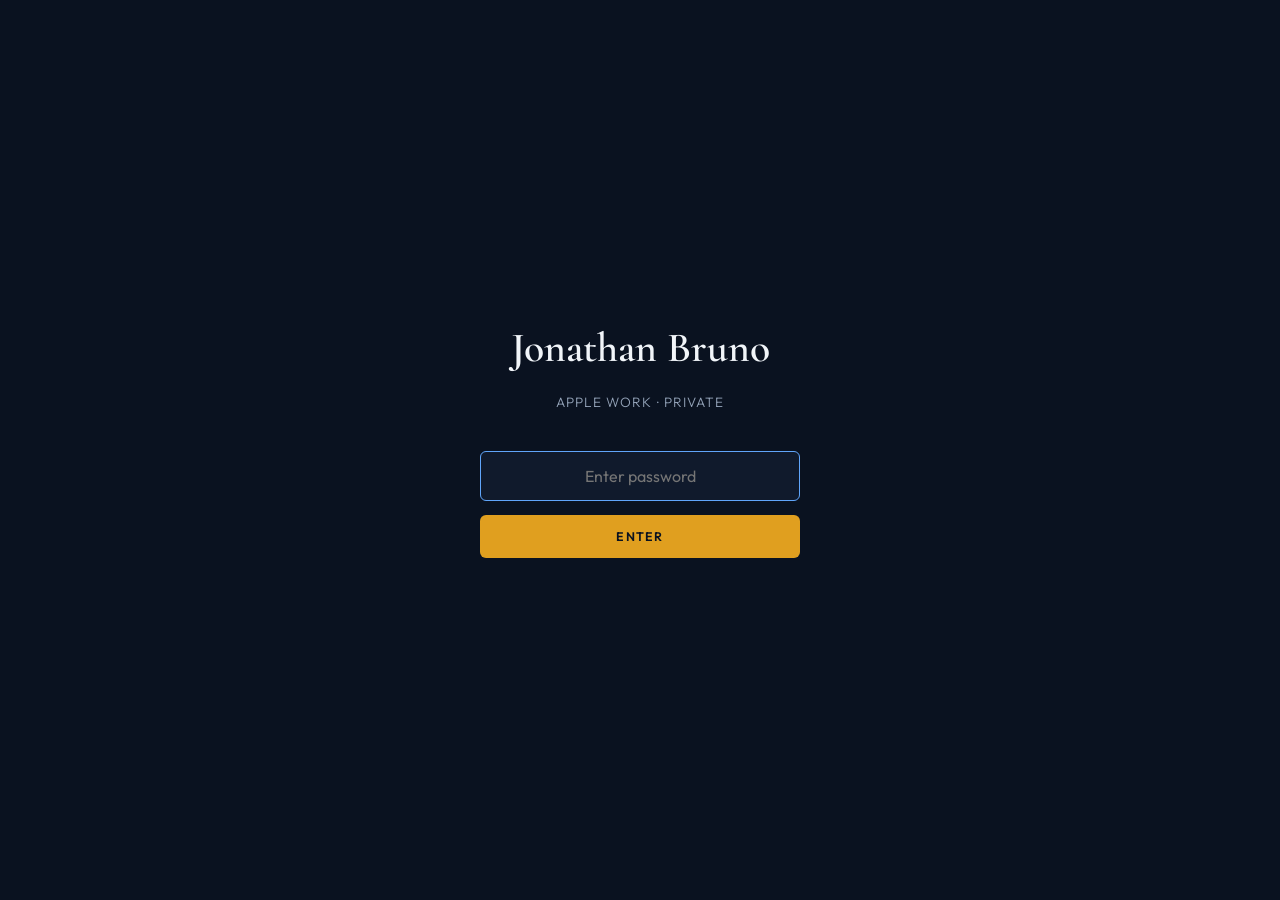
<file: apple.html>
<!DOCTYPE html>
<html lang="en" class="no-js">
<head>
<meta charset="UTF-8">
<meta name="viewport" content="width=device-width, initial-scale=1.0">
<meta name="color-scheme" content="dark">
<!-- Hidden page: keep it out of search engines -->
<meta name="robots" content="noindex, nofollow">
<title>Jonathan Bruno — Apple Work</title>
<script>document.documentElement.classList.remove('no-js');</script>

<link rel="preconnect" href="https://fonts.googleapis.com">
<link rel="preconnect" href="https://fonts.gstatic.com" crossorigin>
<link href="https://fonts.googleapis.com/css2?family=Cormorant+Garamond:ital,wght@0,400;0,600;0,700;1,400&family=Outfit:wght@300;400;500;600;700&display=swap" rel="stylesheet">
<link rel="stylesheet" href="video-player.css">

<style>
  :root {
    --bg: #0A1220;
    --bg-soft: #101a2c;
    --text: #F1F5F9;
    --text-secondary: #94A3B8;
    --blue: #60A5FA;
    --gold: #E09F1F;
    --border: rgba(241, 245, 249, 0.08);
    --font-display: 'Cormorant Garamond', Georgia, serif;
    --font-ui: 'Outfit', sans-serif;
  }

  * { margin: 0; padding: 0; box-sizing: border-box; }

  body {
    background: var(--bg);
    color: var(--text);
    font-family: var(--font-ui);
    font-weight: 300;
    line-height: 1.7;
    -webkit-font-smoothing: antialiased;
  }

  /* ============ PASSWORD GATE ============ */
  .gate {
    position: fixed;
    inset: 0;
    z-index: 1000;
    display: flex;
    flex-direction: column;
    align-items: center;
    justify-content: center;
    background: var(--bg);
    padding: 24px;
    text-align: center;
  }
  body.unlocked .gate { display: none; }

  .gate-title {
    font-family: var(--font-display);
    font-size: clamp(1.8rem, 5vw, 2.6rem);
    font-weight: 600;
    margin-bottom: 8px;
  }
  .gate-sub {
    color: var(--text-secondary);
    font-size: 0.85rem;
    letter-spacing: 0.08em;
    text-transform: uppercase;
    margin-bottom: 36px;
  }
  .gate-form {
    display: flex;
    flex-direction: column;
    gap: 14px;
    width: 100%;
    max-width: 320px;
  }
  .gate-input {
    font-family: var(--font-ui);
    font-size: 1rem;
    padding: 14px 18px;
    border-radius: 6px;
    border: 1px solid var(--border);
    background: var(--bg-soft);
    color: var(--text);
    text-align: center;
    outline: none;
    transition: border-color 0.3s ease;
  }
  .gate-input:focus { border-color: var(--blue); }
  .gate-btn {
    font-family: var(--font-ui);
    font-size: 0.78rem;
    font-weight: 600;
    letter-spacing: 0.1em;
    text-transform: uppercase;
    padding: 14px 18px;
    border-radius: 6px;
    border: none;
    background: var(--gold);
    color: #0A1220;
    cursor: pointer;
    transition: opacity 0.3s ease;
  }
  .gate-btn:hover { opacity: 0.88; }
  .gate-error {
    color: #f87171;
    font-size: 0.82rem;
    min-height: 1.2em;
    opacity: 0;
    transition: opacity 0.2s ease;
  }
  .gate-error.show { opacity: 1; }
  .gate-error a {
    color: var(--gold);
    text-decoration: underline;
  }

  /* ============ PAGE ============ */
  .page {
    max-width: 1100px;
    margin: 0 auto;
    padding: clamp(56px, 9vw, 110px) clamp(20px, 5vw, 48px) 100px;
  }
  body:not(.unlocked) .page { display: none; }

  .page-header { margin-bottom: 48px; }
  .page-eyebrow {
    font-size: 0.74rem;
    font-weight: 600;
    letter-spacing: 0.14em;
    text-transform: uppercase;
    color: var(--blue);
    margin-bottom: 14px;
  }
  .page-title {
    font-family: var(--font-display);
    font-size: clamp(2.2rem, 6vw, 3.4rem);
    font-weight: 600;
    line-height: 1.1;
    margin-bottom: 18px;
  }
  .page-intro {
    color: var(--text-secondary);
    font-size: 1rem;
    max-width: 620px;
  }

  .work-grid {
    display: grid;
    grid-template-columns: repeat(auto-fill, minmax(320px, 1fr));
    gap: 24px;
    align-items: start;
  }

  .empty-note {
    border: 1px dashed var(--border);
    border-radius: 8px;
    padding: 40px 28px;
    color: var(--text-secondary);
    text-align: center;
    font-size: 0.92rem;
  }

  .page-footer {
    margin-top: 70px;
    padding-top: 28px;
    border-top: 1px solid var(--border);
    color: var(--text-secondary);
    font-size: 0.82rem;
  }

  @media (max-width: 600px) {
    .work-grid { grid-template-columns: 1fr; }
  }
</style>
</head>
<body>

<!-- ============ PASSWORD GATE ============ -->
<div class="gate" id="gate">
  <div class="gate-title">Jonathan Bruno</div>
  <div class="gate-sub">Apple Work · Private</div>
  <form class="gate-form" id="gateForm" autocomplete="off">
    <input class="gate-input" id="gateInput" type="password" placeholder="Enter password" aria-label="Password" autofocus>
    <button class="gate-btn" type="submit">Enter</button>
    <div class="gate-error" id="gateError"></div>
  </form>
</div>

<!-- ============ PAGE CONTENT ============ -->
<main class="page">
  <header class="page-header">
    <div class="page-eyebrow">Selected Work</div>
    <h1 class="page-title">Apple — Enterprise Creative</h1>
    <p class="page-intro">Eight years of video production and creative direction for Apple's global sales organization — building content that energized enterprise teams and informed product strategy.</p>
  </header>

  <div class="work-grid" id="workGrid"></div>

  <footer class="page-footer">
    Private portfolio — please do not share without permission. · Jonathan Bruno
  </footer>
</main>

<script>
/* ============================================================
   PASSWORD GATE  (client-side soft gate — not real security)
   ============================================================ */
(function () {
  var PASSWORD = 'thinkdifferent';
  var KEY = 'apple_unlocked';
  var body = document.body;
  // Normalize: ignore spaces and capitalization so a stray space never locks anyone out.
  function normalize(s) { return String(s).replace(/\s+/g, '').toLowerCase(); }

  if (sessionStorage.getItem(KEY) === '1') {
    body.classList.add('unlocked');
  }

  var form = document.getElementById('gateForm');
  var input = document.getElementById('gateInput');
  var error = document.getElementById('gateError');
  var attempts = 0;

  var MAILTO = 'mailto:jbrunofilm@icloud.com' +
    '?subject=' + encodeURIComponent('Apple Work — Access Help') +
    '&body=' + encodeURIComponent("Hi Jonathan,\n\nI'm trying to view your Apple work page but the password isn't working. Could you help me get access?\n\nThanks,");

  form.addEventListener('submit', function (e) {
    e.preventDefault();
    if (normalize(input.value) === PASSWORD) {
      sessionStorage.setItem(KEY, '1');
      body.classList.add('unlocked');
      return;
    }
    attempts++;
    if (attempts < 2) {
      error.innerHTML = 'Incorrect password — please try again.';
    } else {
      error.innerHTML = 'Still no luck? <a href="' + MAILTO + '">Email Jonathan for assistance</a>.';
    }
    error.classList.add('show');
    input.value = '';
    input.focus();
  });
})();

/* ============================================================
   WORK CARDS
   To add a project: add an object to APPLE_WORK below.
   Each project can hold one or more videos (tabs).

   Vimeo ID = the number in the URL  → vimeo.com/123456789
   h        = the privacy hash for unlisted videos
              vimeo.com/123456789/abc123def4  →  h: 'abc123def4'
   ============================================================ */
var APPLE_WORK = [
  {
    type: 'Ecosystem Series',
    title: 'Ignite: Ecosystem Stories',
    videos: [
      { label: 'Coffee', vimeoId: '1205853935', h: '28b1d4811d' },
      { label: 'Family', vimeoId: '1205862810', h: 'ee1dea854b' },
      { label: 'Music',  vimeoId: '1205871692', h: '8398acfbfb' }
    ]
  },

  {
    type: 'Creator Series',
    title: 'Creator Stories',
    videos: [
      { label: 'Andres',  vimeoId: '1174985044', h: 'f78ed74998' },
      { label: 'Estelle', vimeoId: '1174985686' },
      { label: 'Aadil',   vimeoId: '1174983184' }
    ]
  },

  // -------- Add more projects above this line (they appear before the Reprise) ----------
  // {
  //   type: 'Sales Enablement',
  //   title: 'Project Name',
  //   blurb: 'One or two sentences describing the piece.',
  //   videos: [
  //     { label: 'Main Film', vimeoId: '123456789', h: 'abc123def4' }
  //   ]
  // },

  // ===== KEEP LAST: this entry should stay at the bottom of the list =====
  {
    type: 'Network Film',
    title: 'Apple Consultants Network Reprise',
    videos: [
      { label: 'Watch', vimeoId: '1205803797', h: 'e4daf430c5' }
    ]
  }
];

(function () {
  var grid = document.getElementById('workGrid');

  if (!APPLE_WORK.length) {
    grid.innerHTML = '<div class="empty-note">No projects added yet. ' +
      'Add them to the <code>APPLE_WORK</code> array in this page.</div>';
    return;
  }

  APPLE_WORK.forEach(function (proj, i) {
    var card = document.createElement('div');
    card.className = 'work-card';
    card.dataset.index = i;

    var subNames = proj.videos.map(function (v) { return v.label; }).join(' · ');

    card.innerHTML =
      '<div class="work-card-header">' +
        '<div class="project-type">' + esc(proj.type || '') + '</div>' +
        '<div class="client-name">' + esc(proj.title || '') + '</div>' +
        (proj.blurb ? '<p>' + esc(proj.blurb) + '</p>' : '') +
        (proj.videos.length > 1 ? '<div class="sub-project-names">' + esc(subNames) + '</div>' : '') +
        '<button class="work-toggle" aria-expanded="false">VIEW WORK <span class="toggle-arrow">&#9654;</span></button>' +
      '</div>' +
      '<div class="work-card-expanded" aria-hidden="true">' +
        '<hr class="work-divider">' +
        '<div class="work-tabs" role="tablist"></div>' +
        '<h4 class="work-subproject-title"></h4>' +
        '<div class="work-video-container"></div>' +
      '</div>';

    grid.appendChild(card);

    var tabsContainer = card.querySelector('.work-tabs');
    proj.videos.forEach(function (v, vi) {
      var btn = document.createElement('button');
      btn.className = 'work-tab' + (vi === 0 ? ' active' : '');
      btn.textContent = v.label;
      btn.setAttribute('role', 'tab');
      btn.addEventListener('click', function () { selectVideo(card, proj, vi); });
      tabsContainer.appendChild(btn);
    });

    var toggle = card.querySelector('.work-toggle');
    toggle.addEventListener('click', function () {
      var isExpanded = card.classList.contains('expanded');
      document.querySelectorAll('.work-card.expanded').forEach(function (other) {
        if (other !== card) closeCard(other);
      });
      if (isExpanded) { closeCard(card); }
      else { openCard(card, proj); }
    });
  });

  function openCard(card, proj) {
    card.classList.add('expanded');
    card.querySelector('.work-toggle').setAttribute('aria-expanded', 'true');
    card.querySelector('.work-card-expanded').setAttribute('aria-hidden', 'false');
    selectVideo(card, proj, 0);
    setTimeout(function () {
      card.scrollIntoView({ behavior: 'smooth', block: 'nearest' });
    }, 350);
  }

  function closeCard(card) {
    card.classList.remove('expanded');
    var toggle = card.querySelector('.work-toggle');
    var expanded = card.querySelector('.work-card-expanded');
    if (toggle) toggle.setAttribute('aria-expanded', 'false');
    if (expanded) expanded.setAttribute('aria-hidden', 'true');
    var vc = card.querySelector('.work-video-container');
    if (vc) vc.innerHTML = '';
  }

  function selectVideo(card, proj, index) {
    var v = proj.videos[index];
    card.querySelectorAll('.work-tab').forEach(function (tab, i) {
      tab.classList.toggle('active', i === index);
    });
    card.querySelector('.work-subproject-title').textContent = v.label;
    var vc = card.querySelector('.work-video-container');
    if (v.vimeoId) {
      var embedUrl = 'https://player.vimeo.com/video/' + v.vimeoId +
        '?autoplay=0&title=0&byline=0&portrait=0&badge=0&dnt=1' +
        (v.h ? '&h=' + v.h : '');
      vc.innerHTML = '<iframe src="' + embedUrl +
        '" allow="autoplay; fullscreen; picture-in-picture; clipboard-write; encrypted-media"' +
        ' allowfullscreen loading="lazy" title="' + esc(v.label) + '"></iframe>';
    } else {
      vc.innerHTML = '<div style="position:absolute;top:0;left:0;width:100%;height:100%;' +
        'display:flex;align-items:center;justify-content:center;' +
        'color:var(--text-secondary);font-size:0.9rem;">Video coming soon</div>';
    }
  }

  function esc(s) {
    return String(s).replace(/[&<>"']/g, function (c) {
      return { '&': '&amp;', '<': '&lt;', '>': '&gt;', '"': '&quot;', "'": '&#39;' }[c];
    });
  }
})();
</script>
</body>
</html>
</file>
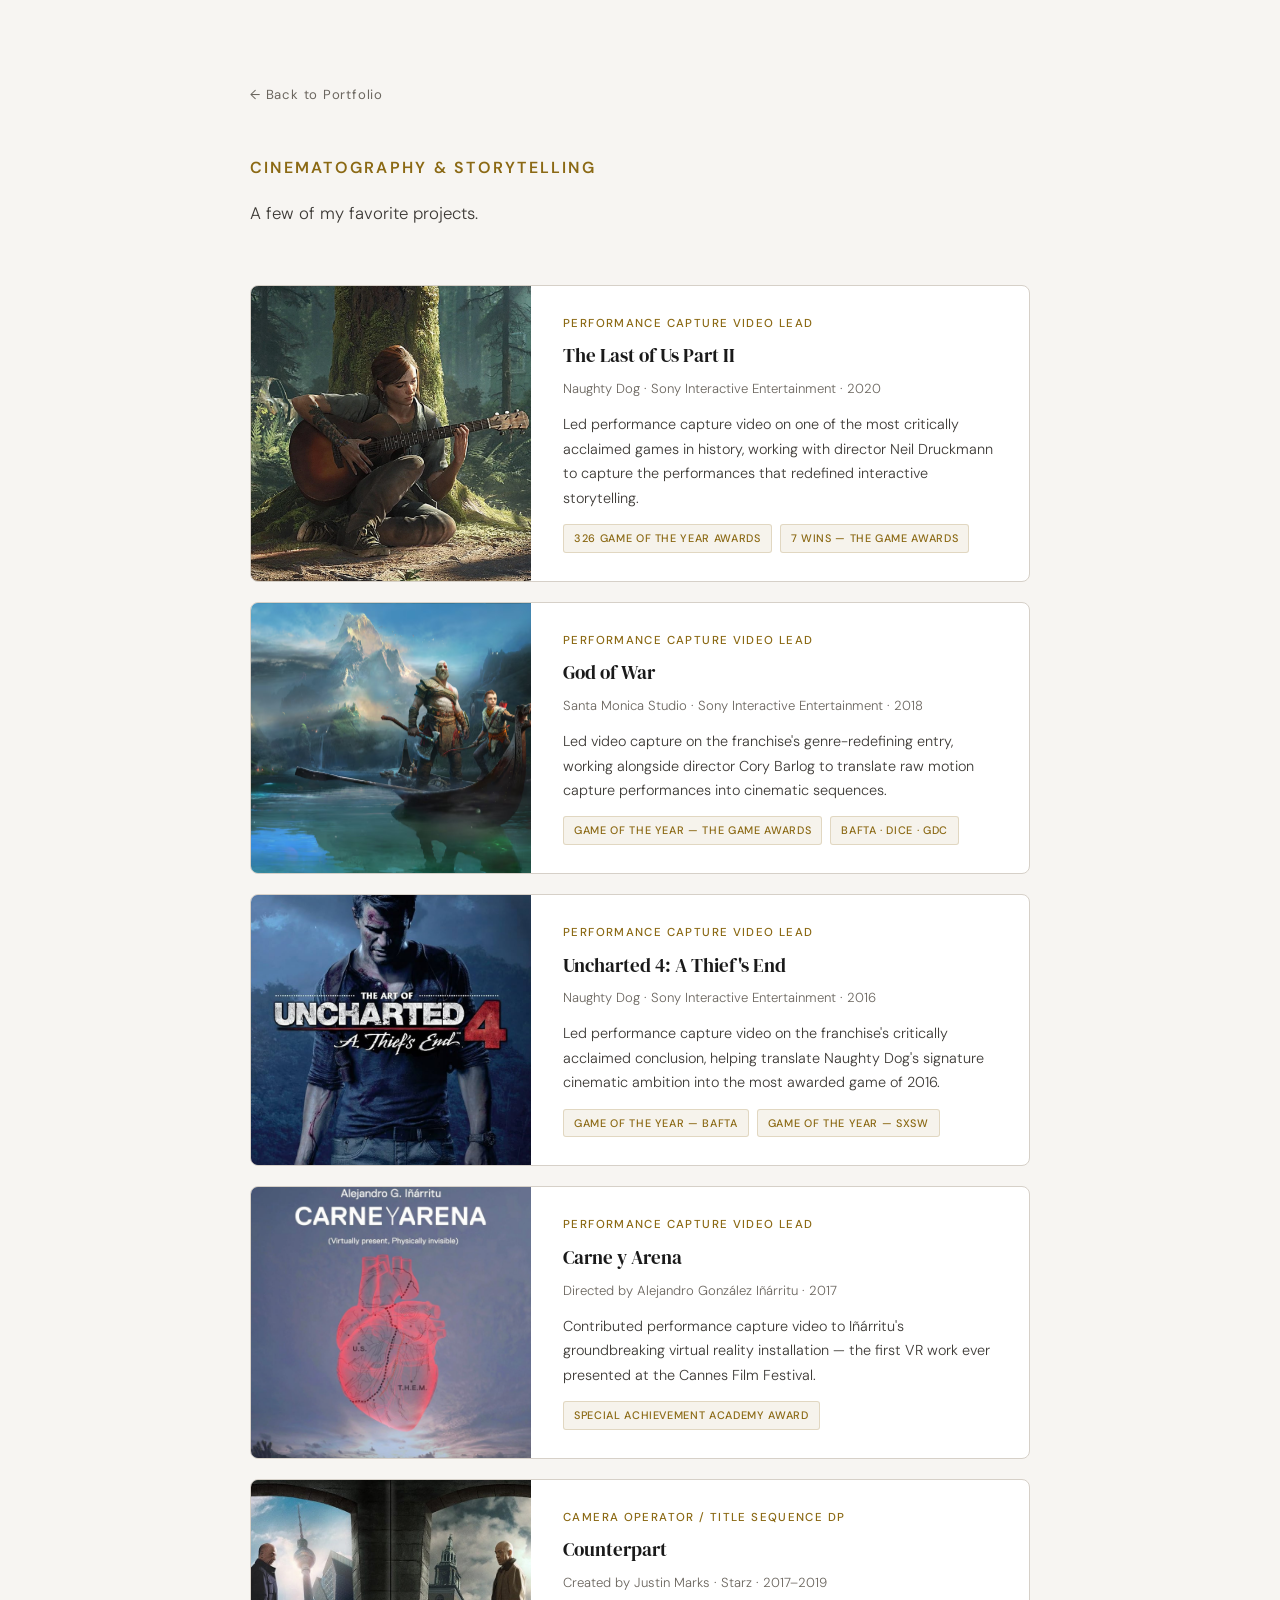
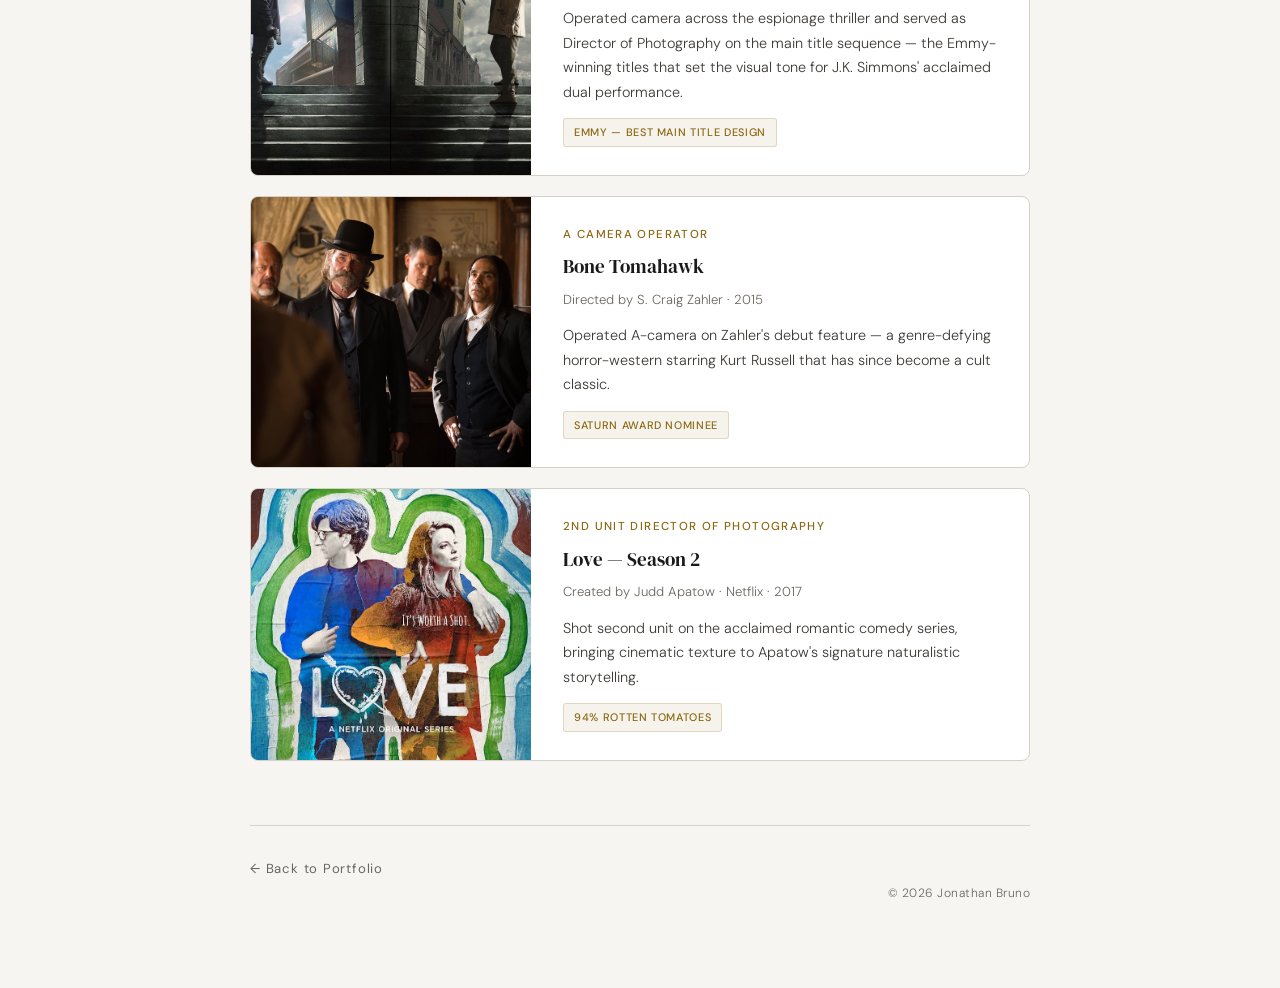
<file: cv.html>
<!DOCTYPE html>
<html lang="en">
<head>
<!-- Google tag (gtag.js) -->
<script async src="https://www.googletagmanager.com/gtag/js?id=G-Q516M4SWC6"></script>
<script>
  window.dataLayer = window.dataLayer || [];
  function gtag(){dataLayer.push(arguments);}
  gtag('js', new Date());
  gtag('config', 'G-Q516M4SWC6');
</script>
<meta charset="UTF-8">
<meta name="viewport" content="width=device-width, initial-scale=1.0">
<title>Cinematography Credits — Jonathan Bruno</title>
<meta property="og:title" content="Cinematography Credits — Jonathan Bruno">
<meta property="og:description" content="A decade behind the camera — feature films, AAA game cinematics, VR experiences, and national commercials.">
<link rel="icon" type="image/svg+xml" href="data:image/svg+xml,%3Csvg xmlns='http://www.w3.org/2000/svg' viewBox='0 0 32 32'%3E%3Crect width='32' height='32' rx='6' fill='%231A1A1A'/%3E%3Ctext x='3' y='23' font-family='Georgia,serif' font-size='20' font-weight='700' fill='%238B6914'%3EJB%3C/text%3E%3C/svg%3E">
<link rel="preconnect" href="https://fonts.googleapis.com">
<link rel="preconnect" href="https://fonts.gstatic.com" crossorigin>
<link href="https://fonts.googleapis.com/css2?family=DM+Sans:ital,opsz,wght@0,9..40,300;0,9..40,400;0,9..40,500;1,9..40,300;1,9..40,400&family=DM+Serif+Display:ital@0;1&display=swap" rel="stylesheet">
<style>
  :root {
    color-scheme: light dark;
    --color-bg: #F7F5F2;
    --color-bg-warm: #EFEAE4;
    --color-bg-dark: #1A1A1A;
    --color-text: #1A1A1A;
    --color-text-secondary: #3D3A36;
    --color-text-light: #6B665F;
    --color-text-on-dark: #F7F5F2;
    --color-accent: #8B6914;
    --color-accent-muted: #D4A843;
    --color-accent-decorative: #B8860B;
    --color-border: #D6D0C8;
    --color-card: #FFFFFF;
    --font-display: 'DM Serif Display', Georgia, serif;
    --font-body: 'DM Sans', -apple-system, sans-serif;
    --max-width: 860px;
  }

  * { margin: 0; padding: 0; box-sizing: border-box; }

  html {
    scroll-behavior: smooth;
    font-size: 16px;
  }

  body {
    font-family: var(--font-body);
    background-color: var(--color-bg);
    color: var(--color-text);
    line-height: 1.7;
    font-weight: 300;
    -webkit-font-smoothing: antialiased;
    -moz-osx-font-smoothing: grayscale;
  }

  ::selection {
    background: var(--color-accent-muted);
    color: var(--color-bg);
  }

  /* ============ CV PAGE LAYOUT ============ */
  .cv-page {
    max-width: var(--max-width);
    margin: 0 auto;
    padding: 80px 40px 60px;
  }

  .cv-back {
    display: inline-block;
    font-size: 0.82rem;
    font-weight: 400;
    letter-spacing: 0.06em;
    color: var(--color-text-light);
    text-decoration: none;
    transition: color 0.3s ease;
    margin-bottom: 48px;
  }

  .cv-back:hover {
    color: var(--color-accent);
  }

  .cv-header {
    margin-bottom: 56px;
  }

  .cv-header .section-label {
    font-size: 1rem;
    font-weight: 600;
    letter-spacing: 0.14em;
    text-transform: uppercase;
    color: var(--color-accent);
    margin-bottom: 16px;
  }

  .cv-header .section-title {
    font-family: var(--font-display);
    font-size: clamp(1.8rem, 3.5vw, 2.4rem);
    font-weight: 400;
    line-height: 1.25;
    color: var(--color-text);
    margin-bottom: 20px;
  }

  .cv-intro {
    font-size: 1.05rem;
    line-height: 1.85;
    color: var(--color-text-secondary);
    max-width: 600px;
    font-weight: 300;
  }

  /* ============ CREDIT CARDS ============ */
  .credit-card {
    display: flex;
    gap: 0;
    background: var(--color-card);
    border: 1px solid var(--color-border);
    border-radius: 8px;
    overflow: hidden;
    transition: transform 0.3s ease, box-shadow 0.3s ease;
  }

  .credit-card:hover {
    transform: translateY(-2px);
    box-shadow: 0 8px 32px rgba(0, 0, 0, 0.06);
  }

  .credit-card + .credit-card {
    margin-top: 20px;
  }

  .credit-card-image {
    width: 280px;
    min-height: 200px;
    flex-shrink: 0;
    background: var(--color-bg-warm);
    display: flex;
    align-items: center;
    justify-content: center;
    background-size: cover;
    background-position: center;
  }

  .credit-card-image .image-placeholder-label {
    font-family: var(--font-display);
    font-size: 0.88rem;
    font-style: italic;
    color: var(--color-text-light);
    opacity: 0.4;
    text-align: center;
    padding: 20px;
  }

  .credit-card-details {
    padding: 28px 32px;
    display: flex;
    flex-direction: column;
    justify-content: center;
  }

  .credit-card-role {
    font-size: 0.72rem;
    font-weight: 500;
    letter-spacing: 0.12em;
    text-transform: uppercase;
    color: var(--color-accent);
    margin-bottom: 6px;
  }

  .credit-card-details h3 {
    font-family: var(--font-display);
    font-size: 1.2rem;
    font-weight: 400;
    color: var(--color-text);
    margin-bottom: 6px;
  }

  .credit-card-meta {
    font-size: 0.82rem;
    color: var(--color-text-light);
    margin-bottom: 12px;
  }

  .credit-card-details p {
    font-size: 0.9rem;
    line-height: 1.7;
    color: var(--color-text-secondary);
    margin-bottom: 14px;
    font-weight: 300;
  }

  .credit-card-awards {
    display: flex;
    flex-wrap: wrap;
    gap: 8px;
  }

  .award-badge {
    display: inline-block;
    font-size: 0.68rem;
    font-weight: 500;
    letter-spacing: 0.06em;
    text-transform: uppercase;
    color: var(--color-accent);
    background: rgba(139, 105, 20, 0.08);
    border: 1px solid rgba(139, 105, 20, 0.2);
    padding: 4px 10px;
    border-radius: 3px;
  }

  /* ============ SECTION DIVIDER ============ */
  .cv-divider {
    width: 60px;
    height: 1px;
    background: var(--color-accent);
    margin: 56px 0;
  }

  .cv-tier-label {
    font-size: 0.78rem;
    font-weight: 500;
    letter-spacing: 0.12em;
    text-transform: uppercase;
    color: var(--color-text-light);
    margin-bottom: 24px;
  }

  /* ============ FOOTER ============ */
  .cv-footer {
    margin-top: 64px;
    padding-top: 32px;
    border-top: 1px solid var(--color-border);
    display: flex;
    justify-content: space-between;
    align-items: center;
  }

  .cv-footer-copy {
    font-size: 0.75rem;
    color: var(--color-text-light);
    letter-spacing: 0.04em;
  }

  /* ============ RESPONSIVE ============ */
  @media (max-width: 768px) {
    .cv-page {
      padding: 48px 24px 40px;
    }

    .cv-header { margin-bottom: 40px; }

    .credit-card {
      flex-direction: column;
    }

    .credit-card-image {
      width: 100%;
      min-height: 220px;
    }

    .credit-card[data-project="cya"] .credit-card-image {
      background-position: center 10% !important;
    }

    .credit-card-details {
      padding: 24px;
    }

    .credit-card-details h3 {
      font-size: 1.1rem;
    }

    .cv-footer {
      flex-direction: column;
      gap: 16px;
      align-items: flex-start;
    }

    .cv-divider { margin: 40px 0; }
  }

  @media (max-width: 480px) {
    .cv-page {
      padding: 36px 16px 28px;
    }

    .cv-header { margin-bottom: 32px; }
    .cv-back { margin-bottom: 32px; font-size: 0.78rem; }
    .cv-intro { font-size: 0.95rem; }

    .credit-card + .credit-card { margin-top: 16px; }

    .credit-card-image {
      min-height: 180px;
    }

    .credit-card-details {
      padding: 16px;
    }

    .credit-card-details h3 {
      font-size: 0.95rem;
    }

    .credit-card-details p {
      font-size: 0.82rem;
    }

    .credit-card-meta { font-size: 0.75rem; margin-bottom: 8px; }
    .credit-card-role { font-size: 0.68rem; }

    .award-badge {
      font-size: 0.6rem;
      padding: 3px 7px;
    }

    .cv-divider { margin: 32px 0; }
    .cv-footer { margin-top: 40px; }
  }

  /* Tiny phones (320px) */
  @media (max-width: 360px) {
    .cv-page { padding: 28px 12px 24px; }
    .credit-card-details { padding: 14px; }
    .credit-card-details h3 { font-size: 0.9rem; }
    .credit-card-details p { font-size: 0.78rem; }
  }

  /* ============ DARK MODE ============ */
  @media (prefers-color-scheme: dark) {
    :root {
      --color-bg: #1C1C1E;
      --color-bg-warm: #2C2C2E;
      --color-bg-dark: #000000;
      --color-text: #F5F5F7;
      --color-text-secondary: #D1D1D6;
      --color-text-light: #98989D;
      --color-text-on-dark: #F5F5F7;
      --color-accent: #D4A843;
      --color-accent-muted: #E8C563;
      --color-accent-decorative: #D4A843;
      --color-border: #3A3A3C;
      --color-card: #2C2C2E;
    }

    .credit-card:hover {
      box-shadow: 0 8px 32px rgba(0, 0, 0, 0.25);
    }

    .award-badge {
      background: rgba(212, 168, 67, 0.12);
      border-color: rgba(212, 168, 67, 0.25);
    }
  }
</style>
</head>
<body>

<div class="cv-page">
  <a href="index.html#foundation" class="cv-back">&larr; Back to Portfolio</a>

  <header class="cv-header">
    <div class="section-label">Cinematography & Storytelling</div>
    <p class="cv-intro">A few of my favorite projects.</p>
  </header>

  <main>
    <div class="credit-card" data-project="tlou2">
      <div class="credit-card-image" style="background-image: url('TLOU%202%20WS.webp'); background-position: center 20%;">
      </div>
      <div class="credit-card-details">
        <div class="credit-card-role">Performance Capture Video Lead</div>
        <h3>The Last of Us Part II</h3>
        <div class="credit-card-meta">Naughty Dog · Sony Interactive Entertainment · 2020</div>
        <p>Led performance capture video on one of the most critically acclaimed games in history, working with director Neil Druckmann to capture the performances that redefined interactive storytelling.</p>
        <div class="credit-card-awards">
          <span class="award-badge">326 Game of the Year Awards</span>
          <span class="award-badge">7 Wins — The Game Awards</span>
        </div>
      </div>
    </div>

    <div class="credit-card" data-project="gow">
      <div class="credit-card-image" style="background-image: url('God%20of%20War.avif');">
      </div>
      <div class="credit-card-details">
        <div class="credit-card-role">Performance Capture Video Lead</div>
        <h3>God of War</h3>
        <div class="credit-card-meta">Santa Monica Studio · Sony Interactive Entertainment · 2018</div>
        <p>Led video capture on the franchise's genre-redefining entry, working alongside director Cory Barlog to translate raw motion capture performances into cinematic sequences.</p>
        <div class="credit-card-awards">
          <span class="award-badge">Game of the Year — The Game Awards</span>
          <span class="award-badge">BAFTA · DICE · GDC</span>
        </div>
      </div>
    </div>

    <div class="credit-card" data-project="uncharted4">
      <div class="credit-card-image" style="background-image: url('Uncharted%204.jpg'); background-position: center 22%;">
      </div>
      <div class="credit-card-details">
        <div class="credit-card-role">Performance Capture Video Lead</div>
        <h3>Uncharted 4: A Thief's End</h3>
        <div class="credit-card-meta">Naughty Dog · Sony Interactive Entertainment · 2016</div>
        <p>Led performance capture video on the franchise's critically acclaimed conclusion, helping translate Naughty Dog's signature cinematic ambition into the most awarded game of 2016.</p>
        <div class="credit-card-awards">
          <span class="award-badge">Game of the Year — BAFTA</span>
          <span class="award-badge">Game of the Year — SXSW</span>
        </div>
      </div>
    </div>

    <div class="credit-card" data-project="cya">
      <div class="credit-card-image" style="background-image: url('Carne%20Y%20Arena%201.png'); background-position: center 20%;">
      </div>
      <div class="credit-card-details">
        <div class="credit-card-role">Performance Capture Video Lead</div>
        <h3>Carne y Arena</h3>
        <div class="credit-card-meta">Directed by Alejandro González Iñárritu · 2017</div>
        <p>Contributed performance capture video to Iñárritu's groundbreaking virtual reality installation — the first VR work ever presented at the Cannes Film Festival.</p>
        <div class="credit-card-awards">
          <span class="award-badge">Special Achievement Academy Award</span>
        </div>
      </div>
    </div>

    <div class="credit-card" data-project="counterpart">
      <div class="credit-card-image" style="background-image: url('Counterpart-Header.jpg');">
      </div>
      <div class="credit-card-details">
        <div class="credit-card-role">Camera Operator / Title Sequence DP</div>
        <h3>Counterpart</h3>
        <div class="credit-card-meta">Created by Justin Marks · Starz · 2017–2019</div>
        <p>Operated camera across the espionage thriller and served as Director of Photography on the main title sequence — the Emmy-winning titles that set the visual tone for J.K. Simmons' acclaimed dual performance.</p>
        <div class="credit-card-awards">
          <span class="award-badge">Emmy — Best Main Title Design</span>
        </div>
      </div>
    </div>

    <div class="credit-card" data-project="bone-tomahawk">
      <div class="credit-card-image" style="background-image: url('Bone%20Tomahawk%20WS.jpg');">
      </div>
      <div class="credit-card-details">
        <div class="credit-card-role">A Camera Operator</div>
        <h3>Bone Tomahawk</h3>
        <div class="credit-card-meta">Directed by S. Craig Zahler · 2015</div>
        <p>Operated A-camera on Zahler's debut feature — a genre-defying horror-western starring Kurt Russell that has since become a cult classic.</p>
        <div class="credit-card-awards">
          <span class="award-badge">Saturn Award Nominee</span>
        </div>
      </div>
    </div>

    <div class="credit-card" data-project="love">
      <div class="credit-card-image" style="background-image: url('Love%20Season%202.jpg'); background-position: center 15%;">
      </div>
      <div class="credit-card-details">
        <div class="credit-card-role">2nd Unit Director of Photography</div>
        <h3>Love — Season 2</h3>
        <div class="credit-card-meta">Created by Judd Apatow · Netflix · 2017</div>
        <p>Shot second unit on the acclaimed romantic comedy series, bringing cinematic texture to Apatow's signature naturalistic storytelling.</p>
        <div class="credit-card-awards">
          <span class="award-badge">94% Rotten Tomatoes</span>
        </div>
      </div>
    </div>
  </main>

  <div class="cv-footer">
    <a href="index.html#foundation" class="cv-back">&larr; Back to Portfolio</a>
    <span class="cv-footer-copy">&copy; 2026 Jonathan Bruno</span>
  </div>
</div>

</body>
</html>
</file>
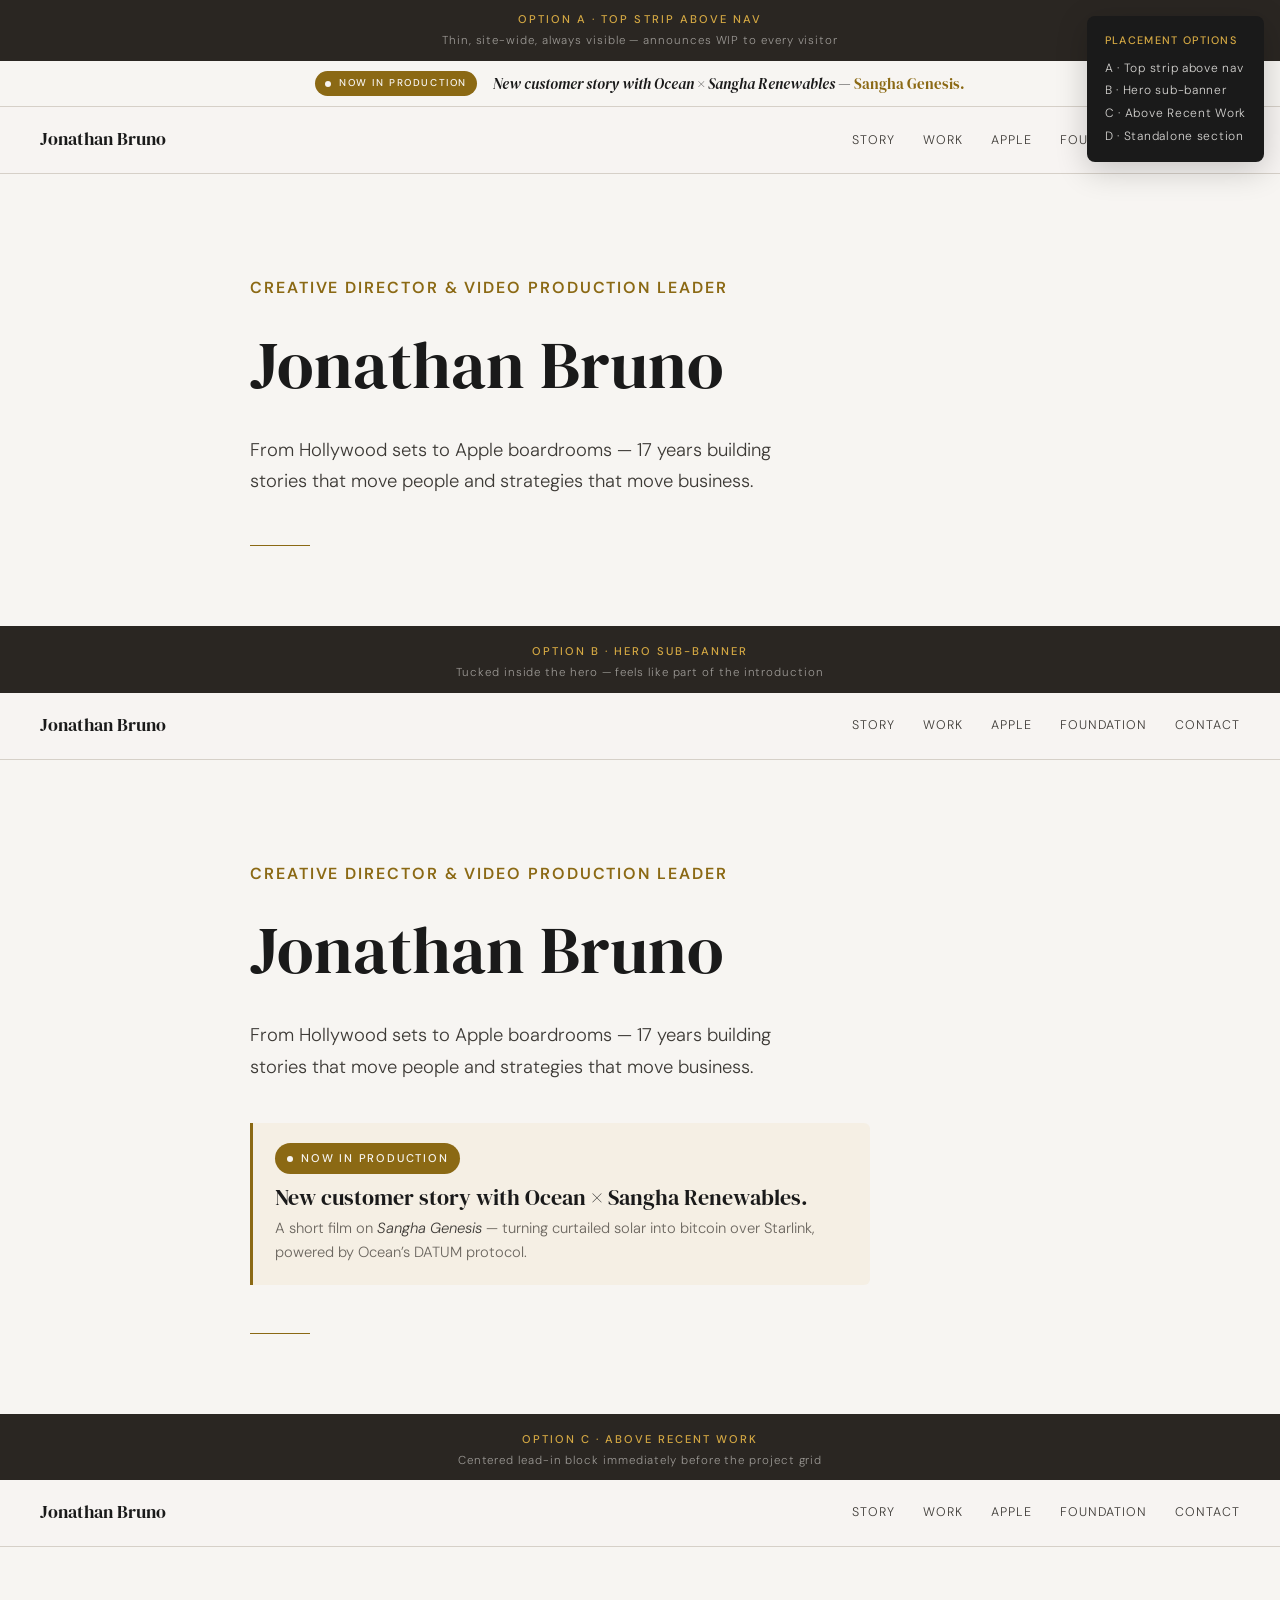
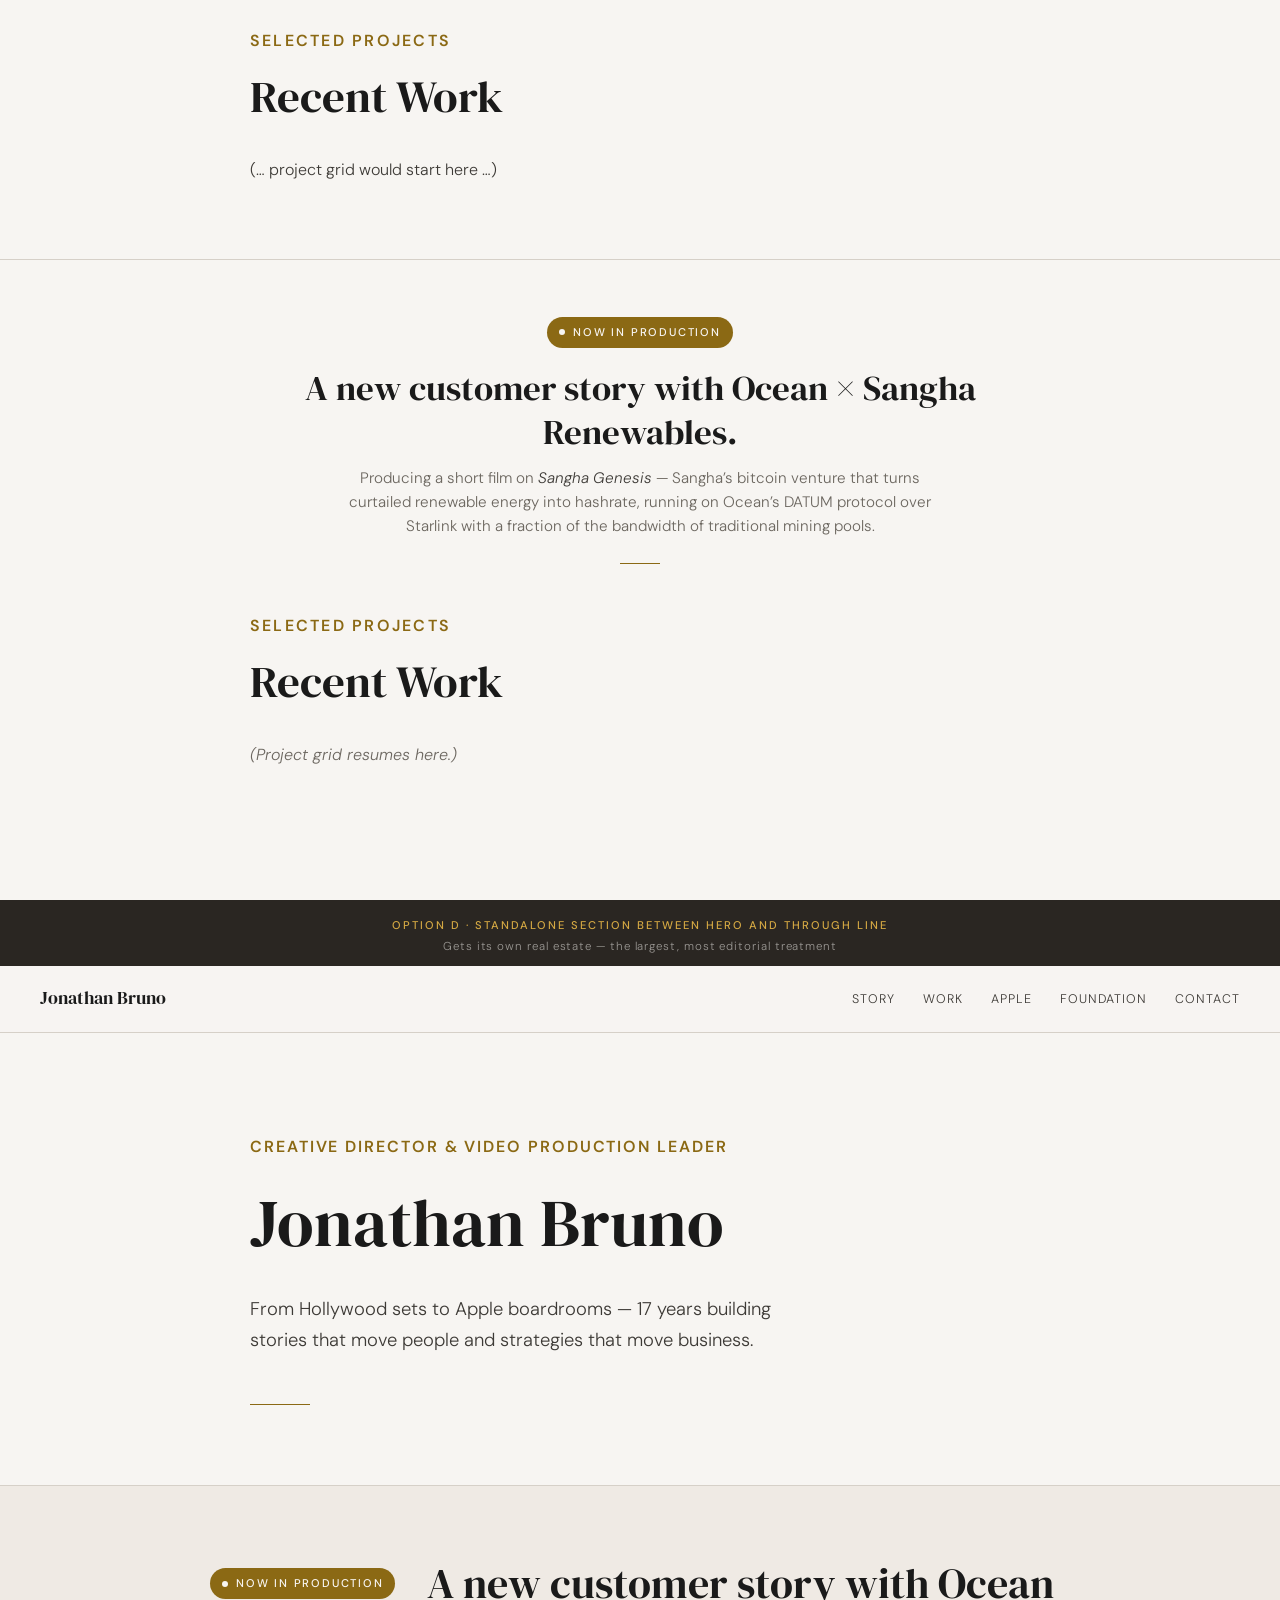
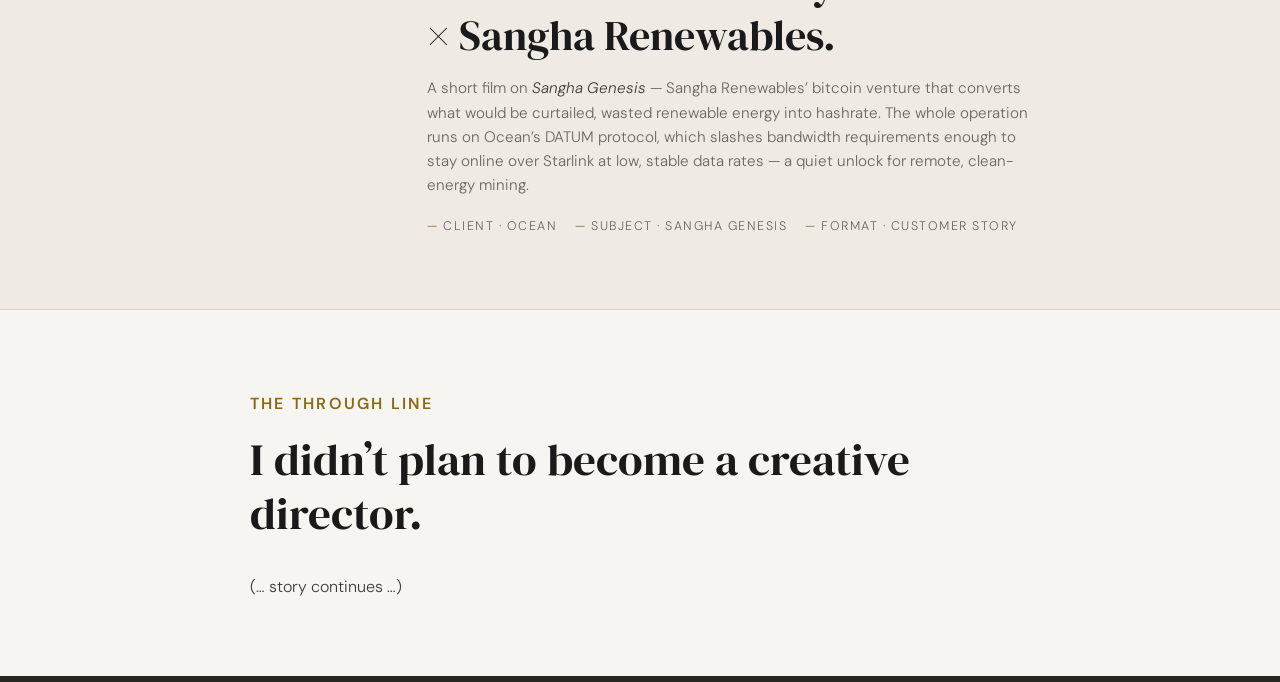
<file: preview-banner.html>
<!DOCTYPE html>
<html lang="en">
<head>
<meta charset="UTF-8">
<meta name="viewport" content="width=device-width, initial-scale=1.0">
<title>Banner Placement Mockups — Jonathan Bruno</title>
<link rel="preconnect" href="https://fonts.googleapis.com">
<link rel="preconnect" href="https://fonts.gstatic.com" crossorigin>
<link href="https://fonts.googleapis.com/css2?family=DM+Sans:ital,opsz,wght@0,9..40,300;0,9..40,400;0,9..40,500;1,9..40,300;1,9..40,400&family=DM+Serif+Display:ital@0;1&display=swap" rel="stylesheet">
<style>
  :root {
    --color-bg: #F7F5F2;
    --color-bg-warm: #EFEAE4;
    --color-bg-dark: #1A1A1A;
    --color-text: #1A1A1A;
    --color-text-secondary: #3D3A36;
    --color-text-light: #6B665F;
    --color-text-on-dark: #F7F5F2;
    --color-accent: #8B6914;
    --color-accent-muted: #D4A843;
    --color-accent-decorative: #B8860B;
    --color-border: #D6D0C8;
    --color-card: #FFFFFF;
    --font-display: 'DM Serif Display', Georgia, serif;
    --font-body: 'DM Sans', -apple-system, sans-serif;
    --max-width: 860px;
  }

  * { margin: 0; padding: 0; box-sizing: border-box; }

  body {
    font-family: var(--font-body);
    background: var(--color-bg);
    color: var(--color-text);
    line-height: 1.7;
    font-weight: 300;
    -webkit-font-smoothing: antialiased;
  }

  /* ============ PAGE CHROME / LABELS ============ */
  .mockup-toc {
    position: fixed;
    top: 16px;
    right: 16px;
    background: var(--color-bg-dark);
    color: var(--color-text-on-dark);
    border-radius: 8px;
    padding: 14px 18px;
    font-size: 0.75rem;
    letter-spacing: 0.06em;
    line-height: 1.9;
    z-index: 500;
    box-shadow: 0 8px 32px rgba(0,0,0,0.2);
  }
  .mockup-toc strong {
    display: block;
    font-weight: 500;
    color: var(--color-accent-muted);
    text-transform: uppercase;
    letter-spacing: 0.12em;
    margin-bottom: 6px;
    font-size: 0.68rem;
  }
  .mockup-toc a {
    color: var(--color-text-on-dark);
    text-decoration: none;
    display: block;
    opacity: 0.85;
  }
  .mockup-toc a:hover { opacity: 1; color: var(--color-accent-muted); }

  .mockup-divider {
    background: #2a2622;
    color: #d4a843;
    padding: 10px 24px;
    font-size: 0.7rem;
    font-weight: 500;
    letter-spacing: 0.18em;
    text-transform: uppercase;
    text-align: center;
  }
  .mockup-divider small {
    display: block;
    color: rgba(247,245,242,0.55);
    font-weight: 300;
    letter-spacing: 0.08em;
    text-transform: none;
    margin-top: 2px;
    font-size: 0.72rem;
  }

  .mockup-frame {
    border-bottom: 6px solid #2a2622;
  }

  /* ============ SHARED NAV / HERO / SECTION STUBS ============ */
  .fake-nav {
    padding: 18px 40px;
    display: flex;
    justify-content: space-between;
    align-items: center;
    background: rgba(247, 245, 242, 0.85);
    border-bottom: 1px solid var(--color-border);
  }
  .fake-nav .nav-name {
    font-family: var(--font-display);
    font-size: 1.1rem;
  }
  .fake-nav ul {
    display: flex;
    gap: 28px;
    list-style: none;
    font-size: 0.78rem;
    letter-spacing: 0.08em;
    text-transform: uppercase;
    color: var(--color-text-secondary);
  }

  .fake-hero {
    padding: 100px 40px 80px;
    max-width: var(--max-width);
    margin: 0 auto;
  }
  .fake-hero .hero-label {
    font-size: 1rem;
    font-weight: 600;
    letter-spacing: 0.12em;
    text-transform: uppercase;
    color: var(--color-accent);
    margin-bottom: 24px;
  }
  .fake-hero h1 {
    font-family: var(--font-display);
    font-size: clamp(2.8rem, 5.5vw, 4.2rem);
    font-weight: 400;
    line-height: 1.15;
    margin-bottom: 32px;
  }
  .fake-hero .hero-sub {
    font-size: 1.15rem;
    color: var(--color-text-secondary);
    max-width: 580px;
  }
  .fake-hero .hero-line {
    width: 60px;
    height: 1px;
    background: var(--color-accent);
    margin-top: 48px;
  }

  .fake-section {
    padding: 80px 40px 60px;
    max-width: var(--max-width);
    margin: 0 auto;
  }
  .fake-section .section-label {
    font-size: 1rem;
    font-weight: 600;
    letter-spacing: 0.14em;
    text-transform: uppercase;
    color: var(--color-accent);
    margin-bottom: 16px;
  }
  .fake-section .section-title {
    font-family: var(--font-display);
    font-size: clamp(2rem, 4vw, 2.8rem);
    font-weight: 400;
    line-height: 1.2;
    margin-bottom: 32px;
  }
  .fake-section p {
    color: var(--color-text-secondary);
    margin-bottom: 16px;
  }

  /* ============ BANNER STYLES (the "Accent pill + headline" design) ============ */
  /* Shared atoms */
  .wip-pill {
    display: inline-flex;
    align-items: center;
    gap: 8px;
    background: var(--color-accent);
    color: var(--color-bg);
    font-family: var(--font-body);
    font-size: 0.7rem;
    font-weight: 500;
    letter-spacing: 0.16em;
    text-transform: uppercase;
    padding: 6px 12px;
    border-radius: 100px;
  }
  .wip-pill::before {
    content: '';
    width: 6px;
    height: 6px;
    border-radius: 50%;
    background: var(--color-bg);
    animation: wip-pulse 2.2s ease-in-out infinite;
  }
  @keyframes wip-pulse {
    0%, 100% { opacity: 1; transform: scale(1); }
    50% { opacity: 0.45; transform: scale(0.72); }
  }
  .wip-headline {
    font-family: var(--font-display);
    font-weight: 400;
    color: var(--color-text);
    line-height: 1.25;
  }
  .wip-sub {
    color: var(--color-text-light);
    font-size: 0.95rem;
    line-height: 1.6;
    max-width: 620px;
  }
  .wip-sub em { color: var(--color-text-secondary); font-style: italic; }

  /* ---------- Option A: Top strip above nav ---------- */
  .wip-strip {
    background: var(--color-bg);
    border-bottom: 1px solid var(--color-border);
    padding: 10px 24px;
    display: flex;
    justify-content: center;
    align-items: center;
    gap: 16px;
    flex-wrap: wrap;
  }
  .wip-strip .wip-pill { padding: 4px 10px; font-size: 0.62rem; }
  .wip-strip .wip-strip-text {
    font-family: var(--font-display);
    font-style: italic;
    font-size: 0.95rem;
    color: var(--color-text);
  }
  .wip-strip .wip-strip-text em { color: var(--color-accent); font-style: normal; }

  /* ---------- Option B: Hero sub-banner (inside hero, after sub) ---------- */
  .wip-hero-banner {
    margin-top: 40px;
    padding: 20px 22px;
    border-left: 3px solid var(--color-accent);
    background: rgba(212, 168, 67, 0.08);
    border-radius: 0 6px 6px 0;
    max-width: 620px;
  }
  .wip-hero-banner .wip-pill { margin-bottom: 10px; }
  .wip-hero-banner .wip-headline { font-size: 1.35rem; margin-bottom: 6px; }
  .wip-hero-banner .wip-sub { font-size: 0.92rem; }

  /* ---------- Option C: Above Recent Work (lead-in block) ---------- */
  .wip-leadin {
    max-width: var(--max-width);
    margin: 0 auto 48px;
    padding: 0 40px;
    text-align: center;
  }
  .wip-leadin .wip-pill { margin-bottom: 18px; }
  .wip-leadin .wip-headline {
    font-size: clamp(1.6rem, 3.2vw, 2.2rem);
    margin-bottom: 12px;
  }
  .wip-leadin .wip-sub { margin: 0 auto; }
  .wip-leadin-rule {
    width: 40px;
    height: 1px;
    background: var(--color-accent);
    margin: 24px auto 0;
  }

  /* ---------- Option D: Standalone section (between Hero and Through Line) ---------- */
  .wip-section {
    background: var(--color-bg-warm);
    border-top: 1px solid var(--color-border);
    border-bottom: 1px solid var(--color-border);
    padding: 72px 40px;
  }
  .wip-section-inner {
    max-width: var(--max-width);
    margin: 0 auto;
    display: grid;
    grid-template-columns: auto 1fr;
    gap: 32px;
    align-items: start;
  }
  .wip-section .wip-pill { margin-top: 10px; }
  .wip-section .wip-headline {
    font-size: clamp(1.8rem, 3.6vw, 2.6rem);
    margin-bottom: 14px;
  }
  .wip-section .wip-section-meta {
    font-size: 0.78rem;
    letter-spacing: 0.12em;
    text-transform: uppercase;
    color: var(--color-text-light);
    margin-top: 18px;
    display: flex;
    gap: 18px;
    flex-wrap: wrap;
  }
  .wip-section .wip-section-meta span::before {
    content: '— ';
    color: var(--color-accent);
  }

  @media (max-width: 720px) {
    .fake-nav ul { display: none; }
    .wip-strip { padding: 10px 16px; gap: 10px; }
    .wip-strip .wip-strip-text { font-size: 0.88rem; }
    .wip-section-inner { grid-template-columns: 1fr; gap: 14px; }
    .mockup-toc { top: auto; bottom: 12px; right: 12px; font-size: 0.68rem; padding: 10px 12px; }
  }
</style>
</head>
<body>

<nav class="mockup-toc">
  <strong>Placement options</strong>
  <a href="#opt-a">A · Top strip above nav</a>
  <a href="#opt-b">B · Hero sub-banner</a>
  <a href="#opt-c">C · Above Recent Work</a>
  <a href="#opt-d">D · Standalone section</a>
</nav>

<!-- ============================================================ -->
<!-- OPTION A — TOP STRIP ABOVE NAV                               -->
<!-- ============================================================ -->
<div id="opt-a" class="mockup-frame">
  <div class="mockup-divider">
    Option A &middot; Top strip above nav
    <small>Thin, site-wide, always visible &mdash; announces WIP to every visitor</small>
  </div>

  <!-- THE BANNER -->
  <div class="wip-strip">
    <span class="wip-pill">Now in Production</span>
    <span class="wip-strip-text">New customer story with Ocean &times; Sangha Renewables &mdash; <em>Sangha Genesis.</em></span>
  </div>

  <div class="fake-nav">
    <span class="nav-name">Jonathan Bruno</span>
    <ul><li>Story</li><li>Work</li><li>Apple</li><li>Foundation</li><li>Contact</li></ul>
  </div>
  <div class="fake-hero">
    <div class="hero-label">Creative Director &amp; Video Production Leader</div>
    <h1>Jonathan Bruno</h1>
    <p class="hero-sub">From Hollywood sets to Apple boardrooms &mdash; 17 years building stories that move people and strategies that move business.</p>
    <div class="hero-line"></div>
  </div>
</div>

<!-- ============================================================ -->
<!-- OPTION B — HERO SUB-BANNER                                   -->
<!-- ============================================================ -->
<div id="opt-b" class="mockup-frame">
  <div class="mockup-divider">
    Option B &middot; Hero sub-banner
    <small>Tucked inside the hero &mdash; feels like part of the introduction</small>
  </div>

  <div class="fake-nav">
    <span class="nav-name">Jonathan Bruno</span>
    <ul><li>Story</li><li>Work</li><li>Apple</li><li>Foundation</li><li>Contact</li></ul>
  </div>
  <div class="fake-hero">
    <div class="hero-label">Creative Director &amp; Video Production Leader</div>
    <h1>Jonathan Bruno</h1>
    <p class="hero-sub">From Hollywood sets to Apple boardrooms &mdash; 17 years building stories that move people and strategies that move business.</p>

    <!-- THE BANNER -->
    <div class="wip-hero-banner">
      <span class="wip-pill">Now in Production</span>
      <div class="wip-headline">New customer story with Ocean &times; Sangha Renewables.</div>
      <p class="wip-sub">A short film on <em>Sangha Genesis</em> &mdash; turning curtailed solar into bitcoin over Starlink, powered by Ocean&rsquo;s DATUM protocol.</p>
    </div>

    <div class="hero-line"></div>
  </div>
</div>

<!-- ============================================================ -->
<!-- OPTION C — ABOVE RECENT WORK                                 -->
<!-- ============================================================ -->
<div id="opt-c" class="mockup-frame">
  <div class="mockup-divider">
    Option C &middot; Above Recent Work
    <small>Centered lead-in block immediately before the project grid</small>
  </div>

  <div class="fake-nav">
    <span class="nav-name">Jonathan Bruno</span>
    <ul><li>Story</li><li>Work</li><li>Apple</li><li>Foundation</li><li>Contact</li></ul>
  </div>

  <div class="fake-section">
    <div class="section-label">Selected Projects</div>
    <div class="section-title">Recent Work</div>
    <p>(&hellip; project grid would start here &hellip;)</p>
  </div>

  <div style="border-top: 1px solid var(--color-border); padding: 56px 0 56px; background: var(--color-bg);">

    <!-- THE BANNER -->
    <div class="wip-leadin">
      <span class="wip-pill">Now in Production</span>
      <div class="wip-headline">A new customer story with Ocean &times; Sangha Renewables.</div>
      <p class="wip-sub">Producing a short film on <em>Sangha Genesis</em> &mdash; Sangha&rsquo;s bitcoin venture that turns curtailed renewable energy into hashrate, running on Ocean&rsquo;s DATUM protocol over Starlink with a fraction of the bandwidth of traditional mining pools.</p>
      <div class="wip-leadin-rule"></div>
    </div>

    <div class="fake-section" style="padding-top: 0;">
      <div class="section-label">Selected Projects</div>
      <div class="section-title">Recent Work</div>
      <p style="color: var(--color-text-light); font-style: italic;">(Project grid resumes here.)</p>
    </div>
  </div>
</div>

<!-- ============================================================ -->
<!-- OPTION D — STANDALONE SECTION                                -->
<!-- ============================================================ -->
<div id="opt-d" class="mockup-frame">
  <div class="mockup-divider">
    Option D &middot; Standalone section between Hero and Through Line
    <small>Gets its own real estate &mdash; the largest, most editorial treatment</small>
  </div>

  <div class="fake-nav">
    <span class="nav-name">Jonathan Bruno</span>
    <ul><li>Story</li><li>Work</li><li>Apple</li><li>Foundation</li><li>Contact</li></ul>
  </div>
  <div class="fake-hero">
    <div class="hero-label">Creative Director &amp; Video Production Leader</div>
    <h1>Jonathan Bruno</h1>
    <p class="hero-sub">From Hollywood sets to Apple boardrooms &mdash; 17 years building stories that move people and strategies that move business.</p>
    <div class="hero-line"></div>
  </div>

  <!-- THE BANNER -->
  <section class="wip-section">
    <div class="wip-section-inner">
      <span class="wip-pill">Now in Production</span>
      <div>
        <div class="wip-headline">A new customer story with Ocean &times; Sangha Renewables.</div>
        <p class="wip-sub">A short film on <em>Sangha Genesis</em> &mdash; Sangha Renewables&rsquo; bitcoin venture that converts what would be curtailed, wasted renewable energy into hashrate. The whole operation runs on Ocean&rsquo;s DATUM protocol, which slashes bandwidth requirements enough to stay online over Starlink at low, stable data rates &mdash; a quiet unlock for remote, clean-energy mining.</p>
        <div class="wip-section-meta">
          <span>Client &middot; Ocean</span>
          <span>Subject &middot; Sangha Genesis</span>
          <span>Format &middot; Customer Story</span>
        </div>
      </div>
    </div>
  </section>

  <div class="fake-section">
    <div class="section-label">The Through Line</div>
    <div class="section-title">I didn&rsquo;t plan to become a creative director.</div>
    <p>(&hellip; story continues &hellip;)</p>
  </div>
</div>

</body>
</html>
</file>
<file: video-player.css>
/* ==============================================
   Vimeo Video Player — Portable Component
   Extract from Intrepid Media, ready for reuse.

   USAGE:
   1. Include this CSS in your page
   2. Define the CSS custom properties below (or override with your own)
   3. Use the HTML structure from vimeo-tiles.html
   4. Include vimeo-player.js
   ============================================== */

/* --- Default theme tokens (override these to match your site) --- */
:root {
  --vp-bg-card: #162032;
  --vp-bg-video: #0A1220;
  --vp-border: rgba(241, 245, 249, 0.06);
  --vp-border-hover: rgba(96, 165, 250, 0.35);
  --vp-border-expanded: rgba(96, 165, 250, 0.25);
  --vp-blue: #60A5FA;
  --vp-gold: #E09F1F;
  --vp-text: #F1F5F9;
  --vp-text-secondary: #94A3B8;
  --vp-font-display: 'Cormorant Garamond', Georgia, serif;
  --vp-font-ui: 'Outfit', sans-serif;
}

/* --- Work Card (tile) --- */
.work-card {
  background: var(--vp-bg-card);
  border: 1px solid var(--vp-border);
  border-radius: 8px;
  padding: 36px 32px;
  transition: all 0.4s cubic-bezier(0.4, 0, 0.2, 1);
  overflow: hidden;
  min-width: 0;
}

.work-card:hover {
  border-color: var(--vp-border-hover);
  transform: translateY(-8px);
  box-shadow:
    0 8px 24px rgba(96, 165, 250, 0.15),
    0 0 40px rgba(96, 165, 250, 0.1),
    0 0 80px rgba(96, 165, 250, 0.05),
    inset 0 1px 0 rgba(96, 165, 250, 0.12);
}

.work-card .client-name {
  font-family: var(--vp-font-display);
  font-size: 1.15rem;
  font-weight: 600;
  color: var(--vp-text);
  margin-bottom: 8px;
}

.work-card .project-type {
  font-family: var(--vp-font-ui);
  font-size: 0.78rem;
  font-weight: 500;
  letter-spacing: 0.08em;
  text-transform: uppercase;
  color: var(--vp-blue);
  margin-bottom: 16px;
}

.work-card p {
  font-size: 0.9rem;
  color: var(--vp-text-secondary);
  line-height: 1.65;
}

/* Sub-project names */
.sub-project-names {
  font-family: var(--vp-font-display);
  font-size: 0.95rem;
  font-style: italic;
  color: var(--vp-gold);
  margin-top: 14px;
  opacity: 0.85;
}

/* --- VIEW WORK toggle button --- */
.work-toggle {
  font-family: var(--vp-font-ui);
  font-size: 0.72rem;
  font-weight: 600;
  letter-spacing: 0.1em;
  text-transform: uppercase;
  color: var(--vp-gold);
  background: none;
  border: none;
  cursor: pointer;
  margin-top: 20px;
  padding: 0;
  display: flex;
  align-items: center;
  gap: 6px;
  transition: opacity 0.3s ease;
  opacity: 0.8;
}
.work-toggle:hover { opacity: 1; }

.toggle-arrow {
  font-size: 0.55rem;
  transition: transform 0.3s ease;
  display: inline-block;
}
.work-card.expanded .toggle-arrow {
  transform: rotate(90deg);
}

/* --- Expanded state --- */
.work-card.expanded {
  grid-column: 1 / -1;
  border-color: var(--vp-border-expanded);
}
.work-card.expanded:hover {
  transform: none;
  box-shadow: none;
}

/* Expanded content area (animated) */
.work-card-expanded {
  max-height: 0;
  opacity: 0;
  overflow: hidden;
  max-width: 100%;
  transition: max-height 0.5s cubic-bezier(0.4, 0, 0.2, 1),
              opacity 0.4s ease 0.1s;
}
.work-card.expanded .work-card-expanded {
  max-height: 900px;
  opacity: 1;
}

.work-divider {
  border: none;
  border-top: 1px solid rgba(241, 245, 249, 0.08);
  margin: 24px 0;
}

/* --- Tabs (sub-project selector pills) --- */
.work-tabs {
  display: flex;
  flex-wrap: wrap;
  gap: 8px;
  margin-bottom: 20px;
}

.work-tab {
  font-family: var(--vp-font-ui);
  font-size: 0.75rem;
  font-weight: 500;
  letter-spacing: 0.06em;
  text-transform: uppercase;
  padding: 8px 18px;
  border-radius: 20px;
  border: 1px solid rgba(241, 245, 249, 0.12);
  background: transparent;
  color: var(--vp-text-secondary);
  cursor: pointer;
  transition: all 0.3s ease;
}
.work-tab:hover {
  border-color: rgba(96, 165, 250, 0.4);
  color: var(--vp-text);
}
.work-tab.active {
  background: var(--vp-blue);
  border-color: var(--vp-blue);
  color: #fff;
}

/* --- Sub-project title --- */
.work-subproject-title {
  font-family: var(--vp-font-display);
  font-size: 1.3rem;
  font-weight: 600;
  color: var(--vp-text);
  margin-bottom: 16px;
}

/* --- Video container (responsive 16:9) --- */
.work-video-container {
  position: relative;
  width: 100%;
  max-width: 1060px;
  padding-bottom: min(56.25%, 597px);
  height: 0;
  overflow: hidden;
  border-radius: 6px;
  background: var(--vp-bg-video);
  margin-bottom: 8px;
}
.work-video-container iframe {
  position: absolute;
  top: 0; left: 0;
  width: 100%;
  height: 100%;
  border: 0;
}

/* --- Password-protected / special badges --- */
.work-protected-badge {
  font-family: var(--vp-font-ui);
  font-size: 0.72rem;
  font-weight: 500;
  letter-spacing: 0.08em;
  text-transform: uppercase;
  color: var(--vp-text-secondary);
  margin-top: 16px;
  display: flex;
  align-items: center;
  gap: 6px;
}

.work-request-btn {
  display: inline-block;
  font-family: var(--vp-font-ui);
  font-size: 0.72rem;
  font-weight: 600;
  letter-spacing: 0.1em;
  text-transform: uppercase;
  color: var(--vp-gold);
  border: 1px solid var(--vp-gold);
  border-radius: 4px;
  padding: 10px 20px;
  margin-top: 16px;
  text-decoration: none;
  transition: all 0.3s ease;
}
.work-request-btn:hover {
  background: var(--vp-gold);
  color: #0A1220;
}

/* ==============================================
   RESPONSIVE — Mobile
   ============================================== */
@media (max-width: 768px) {
  .work-card { padding: 28px 20px; max-width: 100%; word-wrap: break-word; overflow-wrap: break-word; }
  .work-card.expanded { padding: 28px 20px; }
  .work-card.expanded .work-card-expanded {
    max-height: 1200px;
  }
  .work-video-container {
    padding-bottom: 56.25%;
    max-width: 100%;
  }
  .work-card-expanded {
    max-width: 100%;
  }
  .work-tabs {
    flex-wrap: nowrap;
    overflow-x: auto;
    -webkit-overflow-scrolling: touch;
    scrollbar-width: none;
  }
  .work-tabs::-webkit-scrollbar { display: none; }
  .work-tab { font-size: 0.72rem; padding: 10px 14px; flex-shrink: 0; white-space: nowrap; min-height: 44px; }
  .work-subproject-title { font-size: 1.1rem; }
  .work-card .client-name { font-size: 1.05rem; }
  .work-card p { font-size: 0.85rem; }
}

@media (max-width: 480px) {
  .work-card { padding: 24px 16px; }
  .work-card.expanded { padding: 24px 16px; }
  .work-tab { font-size: 0.68rem; padding: 8px 12px; min-height: 44px; }
  .work-subproject-title { font-size: 1rem; margin-bottom: 12px; }
  .work-toggle { min-height: 44px; padding: 8px 0; }
}

/* Disable hover effects on touch devices */
@media (hover: none) {
  .work-card:hover,
  .work-card.expanded:hover {
    transform: none;
    box-shadow: none;
  }
}
</file>
